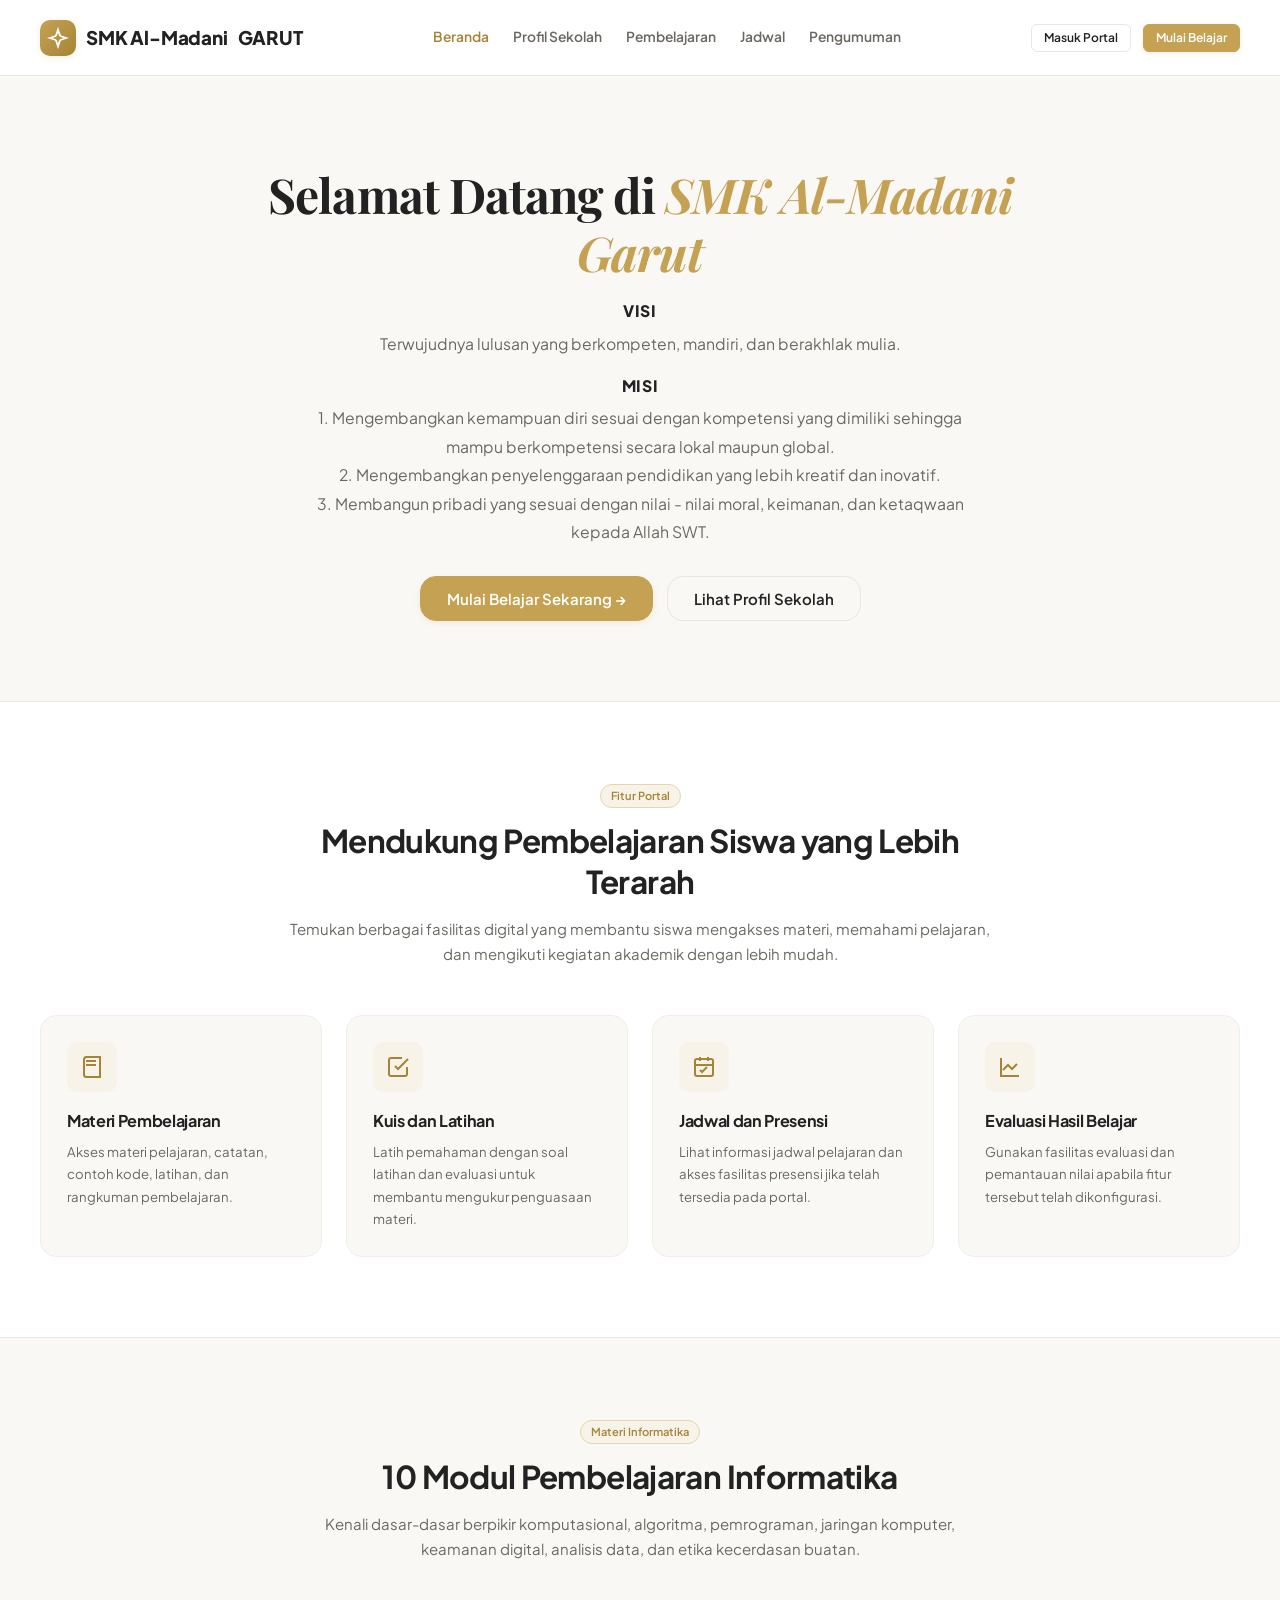
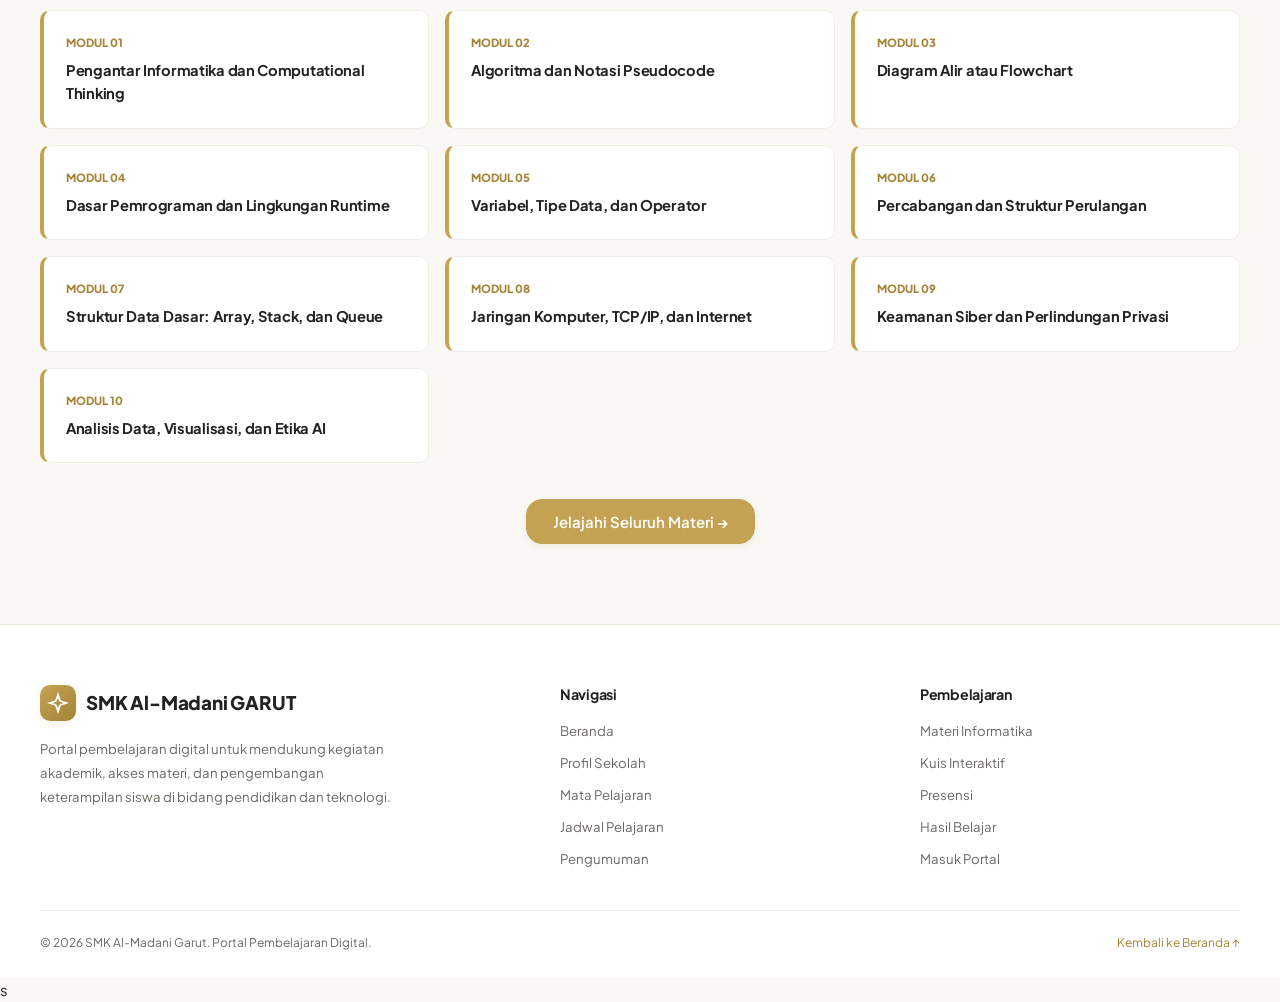
<file: index.html>
<!DOCTYPE html>
<html lang="id">
<head>
  <meta charset="UTF-8">
  <meta name="viewport" content="width=device-width, initial-scale=1.0">

  <title>SMK Al-Madani Garut — Portal Pembelajaran Digital</title>

  <meta name="description" content="Portal pembelajaran digital SMK Al-Madani Garut untuk mendukung kegiatan belajar siswa, materi Informatika, kuis, jadwal, dan informasi sekolah.">

  <meta name="theme-color" content="#ffffff">

  <!-- File CSS -->
  <link rel="stylesheet" href="css/style.css">
  <link rel="stylesheet" href="css/components.css">
  <link rel="stylesheet" href="css/responsive.css">

  <style>
    /* =========================
       NAVIGASI UTAMA
    ========================= */
    .landing-nav {
      position: sticky;
      top: 0;
      background: rgba(255, 255, 255, 0.96);
      backdrop-filter: blur(12px);
      -webkit-backdrop-filter: blur(12px);
      border-bottom: 1px solid var(--border-color);
      z-index: 100;
      padding: 0 40px;
      min-height: 76px;
      display: flex;
      align-items: center;
      justify-content: space-between;
      gap: 24px;
    }

    .landing-nav .brand-logo {
      display: inline-flex;
      align-items: center;
      gap: 10px;
      text-decoration: none;
      flex-shrink: 0;
    }

    .landing-nav .brand-text {
      font-weight: 800;
    }

    .landing-menu {
      display: flex;
      align-items: center;
      gap: 24px;
      font-weight: 600;
      font-size: 0.92rem;
    }

    .landing-menu a {
      color: var(--text-muted);
      text-decoration: none;
      transition: color 0.2s ease;
      white-space: nowrap;
    }

    .landing-menu a:hover,
    .landing-menu a.active {
      color: var(--gold-dark);
    }

    .landing-actions {
      display: flex;
      align-items: center;
      gap: 12px;
      flex-shrink: 0;
    }

    /* =========================
       BAGIAN HERO
    ========================= */
    .hero-section {
      padding: 90px 40px 80px;
      max-width: 880px;
      margin: 0 auto;
      text-align: center;
    }

    .hero-badge {
      display: inline-flex;
      align-items: center;
      gap: 8px;
      padding: 7px 14px;
      border-radius: var(--radius-pill);
      background: var(--gold-subtle);
      border: 1px solid var(--gold-light);
      color: var(--gold-dark);
      font-weight: 700;
      font-size: 0.78rem;
      margin-bottom: 20px;
      text-transform: uppercase;
      letter-spacing: 0.04em;
    }

    .hero-title {
      font-family: var(--font-serif);
      font-size: clamp(1.7rem, 4.4vw, 3.2rem);
      line-height: 1.2;
      color: var(--text-dark);
      margin-bottom: 20px;
      font-weight: 700;
    }

    .hero-title span {
      color: var(--gold-primary);
      font-style: italic;
    }

    .hero-desc {
      font-size: 1.05rem;
      color: var(--text-muted);
      line-height: 1.8;
      margin-bottom: 30px;
      max-width: 700px;
      margin-left: auto;
      margin-right: auto;
      text-align: center;
    }

    .hero-desc p {
      margin: 0 0 10px;
    }

    .hero-desc h4 {
      color: var(--text-dark);
      font-weight: 800;
      font-size: 1.05rem;
      letter-spacing: 0.04em;
      margin: 18px 0 8px;
    }

    .hero-ctas {
      display: flex;
      align-items: center;
      justify-content: center;
      gap: 14px;
      flex-wrap: wrap;
    }

    /* =========================
       KARTU INFORMASI
    ========================= */
    .hero-visual {
      background: linear-gradient(145deg, #ffffff, var(--bg-subtle));
      border: 1px solid var(--border-color);
      border-radius: var(--radius-xl);
      padding: 30px;
      box-shadow: var(--shadow-lg);
      position: relative;
      min-width: 0;
    }

    .hero-visual-badge {
      position: absolute;
      top: -14px;
      right: 24px;
      background: var(--text-dark);
      color: #ffffff;
      padding: 7px 14px;
      border-radius: var(--radius-pill);
      font-size: 0.75rem;
      font-weight: 600;
    }

    .progress-container {
      width: 100%;
      height: 8px;
      background: var(--border-subtle);
      border-radius: 20px;
      overflow: hidden;
    }

    .progress-bar {
      height: 100%;
      background: var(--gold-primary);
      border-radius: 20px;
    }

    /* =========================
       FITUR WEBSITE
    ========================= */
    .features-section {
      background: #ffffff;
      border-top: 1px solid var(--border-color);
      border-bottom: 1px solid var(--border-color);
      padding: 80px 40px;
    }

    .section-container {
      max-width: 1280px;
      margin: 0 auto;
      width: 100%;
    }

    .section-header {
      text-align: center;
      max-width: 700px;
      margin: 0 auto 48px;
    }

    .section-header h2 {
      font-size: 2.1rem;
      line-height: 1.3;
      margin-bottom: 14px;
    }

    .section-header p {
      color: var(--text-muted);
      line-height: 1.7;
    }

    .features-grid {
      display: grid;
      grid-template-columns: repeat(4, minmax(0, 1fr));
      gap: 24px;
    }

    .feature-card {
      background: var(--bg-main);
      border: 1px solid var(--border-subtle);
      border-radius: var(--radius-lg);
      padding: 26px;
      transition: transform 0.2s ease, box-shadow 0.2s ease,
                  border-color 0.2s ease;
    }

    .feature-card:hover {
      border-color: var(--gold-light);
      transform: translateY(-4px);
      box-shadow: var(--shadow-md);
    }

    .feature-icon-box {
      width: 50px;
      height: 50px;
      border-radius: var(--radius-md);
      background: var(--gold-subtle);
      color: var(--gold-dark);
      display: flex;
      align-items: center;
      justify-content: center;
      margin-bottom: 18px;
      flex-shrink: 0;
    }

    .feature-card h3 {
      font-size: 1.08rem;
      margin-bottom: 10px;
    }

    .feature-card p {
      font-size: 0.88rem;
      color: var(--text-muted);
      line-height: 1.7;
    }

    /* =========================
       BAGIAN KURIKULUM
    ========================= */
    .curriculum-section {
      padding: 80px 40px;
      background: var(--bg-main);
    }

    .curriculum-grid {
      display: grid;
      grid-template-columns: repeat(3, minmax(0, 1fr));
      gap: 16px;
    }

    .curriculum-card {
      background: var(--bg-card);
      border: 1px solid var(--border-subtle);
      border-left: 4px solid var(--gold-primary);
      border-radius: var(--radius-md);
      padding: 22px;
      transition: transform 0.2s ease, box-shadow 0.2s ease;
    }

    .curriculum-card:hover {
      transform: translateY(-3px);
      box-shadow: var(--shadow-md);
    }

    .curriculum-number {
      font-size: 0.75rem;
      color: var(--gold-dark);
      font-weight: 800;
      margin-bottom: 8px;
    }

    .curriculum-card h3 {
      font-size: 0.98rem;
      line-height: 1.6;
    }

    .curriculum-action {
      text-align: center;
      margin-top: 36px;
    }

    /* =========================
       FOOTER
    ========================= */
    .landing-footer {
      background: var(--bg-card);
      border-top: 1px solid var(--border-color);
      padding: 60px 40px 26px;
    }

    .footer-grid {
      display: grid;
      grid-template-columns: 1.5fr 1fr 1fr;
      gap: 40px;
      margin-bottom: 40px;
    }

    .footer-heading {
      font-size: 0.95rem;
      margin-bottom: 16px;
    }

    .footer-links {
      list-style: none;
      display: flex;
      flex-direction: column;
      gap: 11px;
      padding: 0;
      margin: 0;
      font-size: 0.88rem;
    }

    .footer-links a {
      color: var(--text-muted);
      text-decoration: none;
      transition: color 0.2s ease;
    }

    .footer-links a:hover {
      color: var(--gold-dark);
    }

    .footer-description {
      font-size: 0.88rem;
      color: var(--text-muted);
      line-height: 1.8;
      max-width: 360px;
    }

    .footer-bottom {
      border-top: 1px solid var(--border-subtle);
      padding-top: 22px;
      display: flex;
      justify-content: space-between;
      align-items: center;
      gap: 16px;
      flex-wrap: wrap;
      font-size: 0.8rem;
      color: var(--text-light);
    }

    /* =========================
       RESPONSIVE TABLET
    ========================= */
    @media (max-width: 1100px) {
      .landing-nav {
        padding: 0 24px;
        gap: 16px;
      }

      .landing-menu {
        gap: 14px;
        font-size: 0.82rem;
      }

      .landing-actions {
        gap: 8px;
      }

      .hero-section {
        gap: 30px;
      }

      .hero-title {
        font-size: 2.7rem;
      }

      .features-grid {
        grid-template-columns: repeat(2, minmax(0, 1fr));
      }

      .curriculum-grid {
        grid-template-columns: repeat(2, minmax(0, 1fr));
      }
    }

    /* =========================
       RESPONSIVE HP
    ========================= */
    @media (max-width: 760px) {
      .landing-nav {
        min-height: 68px;
        padding: 12px 18px;
        flex-wrap: wrap;
      }

      .landing-menu {
        order: 3;
        width: 100%;
        overflow-x: auto;
        padding: 8px 0;
        display: flex;
        gap: 20px;
      }

      .landing-menu a {
        font-size: 0.84rem;
      }

      .landing-actions .btn {
        padding: 9px 12px;
        font-size: 0.78rem;
      }

      .hero-section {
        grid-template-columns: 1fr;
        padding: 55px 20px;
        gap: 38px;
      }

      .hero-title {
        font-size: 2.45rem;
      }

      .hero-desc {
        font-size: 0.98rem;
      }

      .hero-visual {
        padding: 24px 18px;
      }

      .features-section,
      .curriculum-section {
        padding: 58px 20px;
      }

      .section-header h2 {
        font-size: 1.75rem;
      }

      .features-grid {
        grid-template-columns: 1fr;
        gap: 16px;
      }

      .curriculum-grid {
        grid-template-columns: 1fr;
      }

      .landing-footer {
        padding: 45px 20px 24px;
      }

      .footer-grid {
        grid-template-columns: 1fr;
        gap: 30px;
      }

      .footer-bottom {
        align-items: flex-start;
        flex-direction: column;
      }
    }

    @media (max-width: 380px) {
      .landing-nav {
        padding: 12px;
      }

      .landing-nav .brand-logo {
        gap: 6px;
        font-size: 0.84rem;
      }

      .landing-actions {
        width: 100%;
      }

      .landing-actions .btn {
        flex: 1;
        text-align: center;
      }

      .hero-title {
        font-size: 2.05rem;
      }

      .hero-ctas {
        flex-direction: column;
        align-items: stretch;
      }

      .hero-ctas .btn {
        text-align: center;
      }
    }
  </style>
</head>

<body>

  <!-- =========================
       HEADER DAN NAVIGASI
  ========================= -->
  <header class="landing-nav">

    <a href="index.html" class="brand-logo" aria-label="SMK Al-Madani Garut - Beranda">
      <div class="brand-mark">
        <svg viewBox="0 0 24 24" width="22" height="22"
             fill="none" stroke="currentColor" stroke-width="2"
             aria-hidden="true">
          <path d="m12 3-1.912 5.813a2 2 0 0 1-1.275 1.275L3 12l5.813 1.912a2 2 0 0 1 1.275 1.275L12 21l1.912-5.813a2 2 0 0 1 1.275-1.275L21 12l-5.813-1.912a2 2 0 0 1-1.275-1.275L12 3Z"/>
      </svg>
      </div>

      <span class="brand-text">SMK Al-Madani</span>
      <span>GARUT</span>
    </a>

    <nav class="landing-menu" aria-label="Navigasi utama">
      <a href="index.html" class="active" aria-current="page">Beranda</a>
      <a href="profil-sekolah.html">Profil Sekolah</a>
      <a href="mata-pelajaran.html">Pembelajaran</a>
      <a href="jadwal.html">Jadwal</a>
      <a href="pengumuman.html">Pengumuman</a>
    </nav>

    <div class="landing-actions">
      <a href="login.html" class="btn btn-outline btn-sm">Masuk Portal</a>
      <a href="login.html" class="btn btn-primary btn-sm">Mulai Belajar</a>
    </div>

  </header>

  <main>

    <!-- =========================
         HERO SECTION
    ========================= -->
    <section class="hero-section">

      <div>
       

        <h1 class="hero-title">Selamat Datang di <span>SMK Al-Madani Garut</span></h1>

        <div class="hero-desc">
          <h4>VISI</h4>
          <p>Terwujudnya lulusan yang berkompeten, mandiri, dan berakhlak mulia.</p>

          <h4>MISI</h4>
          <p>
            1. Mengembangkan kemampuan diri sesuai dengan kompetensi yang dimiliki sehingga mampu berkompetensi secara lokal maupun global.<br>
            2. Mengembangkan penyelenggaraan pendidikan yang lebih kreatif dan inovatif.<br>
            3. Membangun pribadi yang sesuai dengan nilai - nilai moral, keimanan, dan ketaqwaan kepada Allah SWT.
          </p>
        </div>

        <div class="hero-ctas">
          <a href="login.html" class="btn btn-primary btn-lg">
            Mulai Belajar Sekarang →
          </a>

          <a href="profil-sekolah.html" class="btn btn-outline btn-lg">
            Lihat Profil Sekolah
          </a>
        </div>
      </div>

          


    </section>

    <!-- =========================
         FITUR PORTAL
    ========================= -->
    <section class="features-section" id="fitur">

      <div class="section-container">

        <div class="section-header">
          <span class="badge badge-gold" style="margin-bottom: 12px;">
            Fitur Portal
          </span>

          <h2>
            Mendukung Pembelajaran Siswa yang Lebih Terarah
          </h2>

          <p>
            Temukan berbagai fasilitas digital yang membantu siswa
            mengakses materi, memahami pelajaran, dan mengikuti
            kegiatan akademik dengan lebih mudah.
          </p>
        </div>

        <div class="features-grid">

          <article class="feature-card">
            <div class="feature-icon-box">
              <svg viewBox="0 0 24 24" width="24" height="24"
                   fill="none" stroke="currentColor" stroke-width="2"
                   aria-hidden="true">
                <path d="M4 19.5v-15A2.5 2.5 0 0 1 6.5 2H20v20H6.5A2.5 2.5 0 0 1 4 19.5Z"/>
                <path d="M6 6h10M6 10h10"/>
              </svg>
            </div>

            <h3>Materi Pembelajaran</h3>

            <p>
              Akses materi pelajaran, catatan, contoh kode,
              latihan, dan rangkuman pembelajaran.
            </p>
          </article>

          <article class="feature-card">
            <div class="feature-icon-box">
              <svg viewBox="0 0 24 24" width="24" height="24"
                   fill="none" stroke="currentColor" stroke-width="2"
                   aria-hidden="true">
                <path d="m9 11 3 3L22 4"/>
                <path d="M21 12v7a2 2 0 0 1-2 2H5a2 2 0 0 1-2-2V5a2 2 0 0 1 2-2h11"/>
              </svg>
            </div>

            <h3>Kuis dan Latihan</h3>

            <p>
              Latih pemahaman dengan soal latihan dan evaluasi
              untuk membantu mengukur penguasaan materi.
            </p>
          </article>

          <article class="feature-card">
            <div class="feature-icon-box">
              <svg viewBox="0 0 24 24" width="24" height="24"
                   fill="none" stroke="currentColor" stroke-width="2"
                   aria-hidden="true">
                <rect x="3" y="4" width="18" height="17" rx="2"/>
                <path d="M16 2v4M8 2v4M3 10h18"/>
                <path d="m8 15 2 2 5-5"/>
              </svg>
            </div>

            <h3>Jadwal dan Presensi</h3>

            <p>
              Lihat informasi jadwal pelajaran dan akses fasilitas
              presensi jika telah tersedia pada portal.
            </p>
          </article>

          <article class="feature-card">
            <div class="feature-icon-box">
              <svg viewBox="0 0 24 24" width="24" height="24"
                   fill="none" stroke="currentColor" stroke-width="2"
                   aria-hidden="true">
                <path d="M3 3v18h18"/>
                <path d="m19 9-5 5-4-4-5 5"/>
              </svg>
            </div>

            <h3>Evaluasi Hasil Belajar</h3>

            <p>
              Gunakan fasilitas evaluasi dan pemantauan nilai
              apabila fitur tersebut telah dikonfigurasi.
            </p>
          </article>

        </div>
      </div>
    </section>

    <!-- =========================
         KURIKULUM INFORMATIKA
    ========================= -->
    <section class="curriculum-section" id="materi">

      <div class="section-container">

        <div class="section-header">
          <span class="badge badge-gold" style="margin-bottom: 12px;">
            Materi Informatika
          </span>

          <h2>10 Modul Pembelajaran Informatika</h2>

          <p>
            Kenali dasar-dasar berpikir komputasional, algoritma,
            pemrograman, jaringan komputer, keamanan digital,
            analisis data, dan etika kecerdasan buatan.
          </p>
        </div>

        <div class="curriculum-grid">

          <article class="curriculum-card">
            <div class="curriculum-number">MODUL 01</div>
            <h3>Pengantar Informatika dan Computational Thinking</h3>
          </article>

          <article class="curriculum-card">
            <div class="curriculum-number">MODUL 02</div>
            <h3>Algoritma dan Notasi Pseudocode</h3>
          </article>

          <article class="curriculum-card">
            <div class="curriculum-number">MODUL 03</div>
            <h3>Diagram Alir atau Flowchart</h3>
          </article>

          <article class="curriculum-card">
            <div class="curriculum-number">MODUL 04</div>
            <h3>Dasar Pemrograman dan Lingkungan Runtime</h3>
          </article>

          <article class="curriculum-card">
            <div class="curriculum-number">MODUL 05</div>
            <h3>Variabel, Tipe Data, dan Operator</h3>
          </article>

          <article class="curriculum-card">
            <div class="curriculum-number">MODUL 06</div>
            <h3>Percabangan dan Struktur Perulangan</h3>
          </article>

          <article class="curriculum-card">
            <div class="curriculum-number">MODUL 07</div>
            <h3>Struktur Data Dasar: Array, Stack, dan Queue</h3>
          </article>

          <article class="curriculum-card">
            <div class="curriculum-number">MODUL 08</div>
            <h3>Jaringan Komputer, TCP/IP, dan Internet</h3>
          </article>

          <article class="curriculum-card">
            <div class="curriculum-number">MODUL 09</div>
            <h3>Keamanan Siber dan Perlindungan Privasi</h3>
          </article>

          <article class="curriculum-card">
            <div class="curriculum-number">MODUL 10</div>
            <h3>Analisis Data, Visualisasi, dan Etika AI</h3>
          </article>

        </div>

        <div class="curriculum-action">
          <a href="materi.html" class="btn btn-primary btn-lg">
            Jelajahi Seluruh Materi →
          </a>
        </div>

      </div>
    </section>

  </main>

  <!-- =========================
       FOOTER
  ========================= -->
  <footer class="landing-footer">

    <div class="section-container">

      <div class="footer-grid">

        <!-- Identitas sekolah -->
        <div>
          <a href="index.html"
             class="brand-logo"
             style="display: inline-flex; align-items: center; gap: 10px; margin-bottom: 16px; text-decoration: none;">

            <div class="brand-mark">
              <svg viewBox="0 0 24 24" width="22" height="22"
                   fill="none" stroke="currentColor" stroke-width="2"
                   aria-hidden="true">
                <path d="m12 3-1.912 5.813a2 2 0 0 1-1.275 1.275L3 12l5.813 1.912a2 2 0 0 1 1.275 1.275L12 21l1.912-5.813a2 2 0 0 1 1.275-1.275L21 12l-5.813-1.912a2 2 0 0 1-1.275-1.275L12 3Z"/>
              </svg>
            </div>

            <span class="brand-text">SMK Al-Madani GARUT</span>
          </a>

          <p class="footer-description">
            Portal pembelajaran digital untuk mendukung kegiatan
            akademik, akses materi, dan pengembangan keterampilan
            siswa di bidang pendidikan dan teknologi.
          </p>
        </div>

        <!-- Navigasi -->
        <div>
          <h2 class="footer-heading">Navigasi</h2>

          <ul class="footer-links">
            <li><a href="index.html">Beranda</a></li>
            <li><a href="profil-sekolah.html">Profil Sekolah</a></li>
            <li><a href="mata-pelajaran.html">Mata Pelajaran</a></li>
            <li><a href="jadwal.html">Jadwal Pelajaran</a></li>
            <li><a href="pengumuman.html">Pengumuman</a></li>
          </ul>
        </div>

        <!-- Pembelajaran -->
        <div>
          <h2 class="footer-heading">Pembelajaran</h2>

          <ul class="footer-links">
            <li><a href="materi.html">Materi Informatika</a></li>
            <li><a href="kuis.html">Kuis Interaktif</a></li>
            <li><a href="absensi.html">Presensi</a></li>
            <li><a href="nilai.html">Hasil Belajar</a></li>
            <li><a href="login.html">Masuk Portal</a></li>
          </ul>
        </div>

      </div>

      <!-- Copyright -->
      <div class="footer-bottom">

        <p>
          &copy; <span id="current-year">2026</span>
          SMK Al-Madani Garut. Portal Pembelajaran Digital.
        </p>

        <a href="index.html"
           style="color: var(--gold-dark); text-decoration: none;">
          Kembali ke Beranda ↑
        </a>

      </div>

    </div>
  </footer>
s
  <!-- File JavaScript -->
  <script src="js/data.js"></script>
  <script src="js/storage.js"></script>
  <script src="js/auth.js"></script>

  <!-- Tahun otomatis -->
  <script>
    document.getElementById("current-year").textContent =
      new Date().getFullYear();s
  </script>

</body>
</html>
</file>
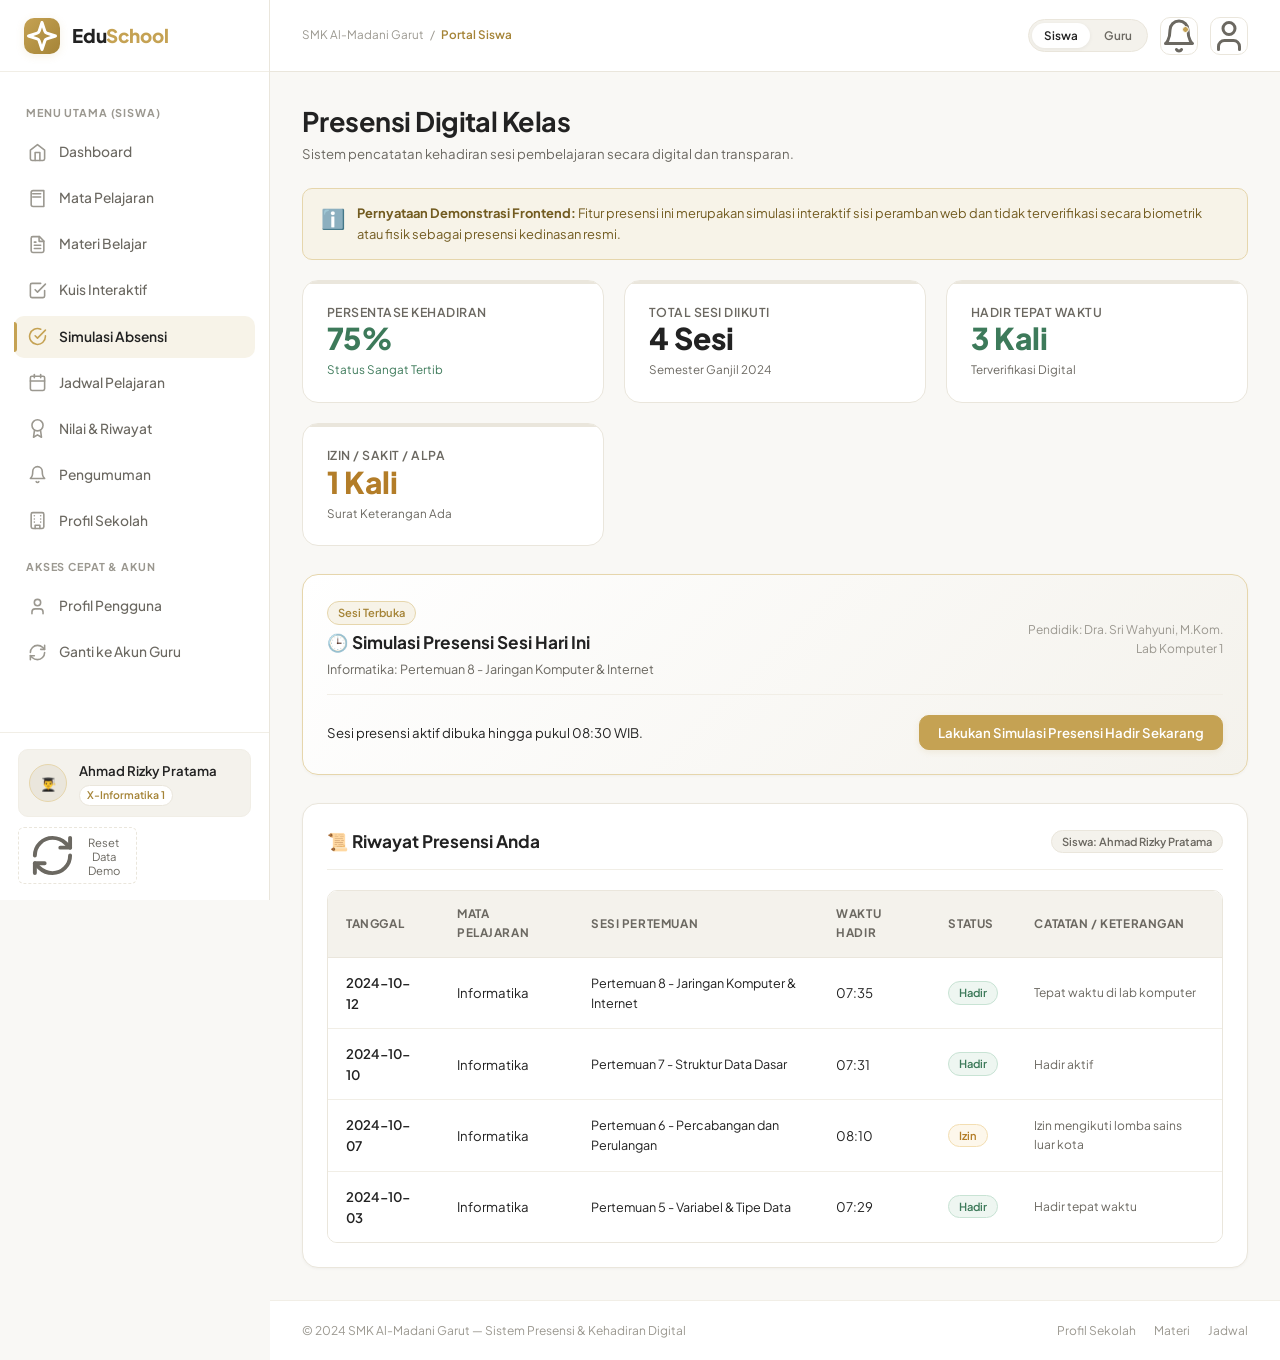
<file: absensi.html>
<!DOCTYPE html>
<html lang="id">
<head>
  <meta charset="UTF-8">
  <meta name="viewport" content="width=device-width, initial-scale=1.0">
  <title>Simulasi Presensi & Absensi — SMK Al-Madani Garut</title>
  <meta name="description" content="Modul simulasi absensi digital untuk siswa dan rekapitulasi kehadiran kelas bagi guru.">
  <link rel="stylesheet" href="css/style.css">
  <link rel="stylesheet" href="css/components.css">
  <link rel="stylesheet" href="css/responsive.css">
</head>
<body>

  <div class="sidebar-overlay" id="sidebar-overlay"></div>

  <div class="app-container">
    <aside class="app-sidebar" id="app-sidebar"></aside>

    <div class="app-main">
      <header class="app-topbar" id="app-topbar"></header>

      <main class="app-content">
        <!-- Header Halaman -->
        <div style="margin-bottom: 24px;">
          <h1 style="font-size: 1.8rem; margin-bottom: 4px;">Presensi Digital Kelas</h1>
          <p style="font-size: 0.88rem; color: var(--text-muted);">
            Sistem pencatatan kehadiran sesi pembelajaran secara digital dan transparan.
          </p>
        </div>

        <!-- Disclaimer Demonstrasi Edukasi -->
        <div class="alert alert-gold">
          <span style="font-size: 1.3rem;">ℹ️</span>
          <div>
            <strong>Pernyataan Demonstrasi Frontend:</strong> Fitur presensi ini merupakan simulasi interaktif sisi peramban web dan tidak terverifikasi secara biometrik atau fisik sebagai presensi kedinasan resmi.
          </div>
        </div>

        <!-- =================== 1. VIEW SISWA =================== -->
        <div id="view-student-attendance">
          
          <!-- Bento Grid Rekap Siswa -->
          <div class="stat-grid">
            <div class="stat-card">
              <div class="stat-label">Persentase Kehadiran</div>
              <div class="stat-value" id="att-student-rate" style="color: var(--success);">95%</div>
              <div class="stat-trend positive">Status Sangat Tertib</div>
            </div>
            <div class="stat-card">
              <div class="stat-label">Total Sesi Diikuti</div>
              <div class="stat-value" id="att-student-total">4 Sesi</div>
              <div class="stat-trend">Semester Ganjil 2024</div>
            </div>
            <div class="stat-card">
              <div class="stat-label">Hadir Tepat Waktu</div>
              <div class="stat-value" id="att-student-hadir" style="color: var(--success);">3 Kali</div>
              <div class="stat-trend">Terverifikasi Digital</div>
            </div>
            <div class="stat-card">
              <div class="stat-label">Izin / Sakit / Alpa</div>
              <div class="stat-value" id="att-student-izin" style="color: var(--warning);">1 Kali</div>
              <div class="stat-trend">Surat Keterangan Ada</div>
            </div>
          </div>

          <!-- Widget Simulasi Check-in Hari Ini -->
          <div class="card" style="margin-bottom: 28px; border: 1.5px solid var(--gold-light); background: linear-gradient(135deg, #FFFFFF, var(--bg-subtle));">
            <div class="card-header">
              <div>
                <span class="badge badge-gold" style="margin-bottom: 4px;">Sesi Terbuka</span>
                <div class="card-title">🕒 Simulasi Presensi Sesi Hari Ini</div>
                <div class="card-subtitle">Informatika: Pertemuan 8 - Jaringan Komputer & Internet</div>
              </div>
              <div style="text-align: right; font-size: 0.8rem; color: var(--text-light);">
                Pendidik: Dra. Sri Wahyuni, M.Kom.<br>Lab Komputer 1
              </div>
            </div>

            <div style="display: flex; justify-content: space-between; align-items: center; flex-wrap: wrap; gap: 16px;">
              <div id="checkin-status-notice" style="font-size: 0.88rem; color: var(--text-dark);">
                <!-- Dynamically set by attendance.js -->
              </div>

              <div>
                <button type="button" class="btn btn-primary" id="btn-do-checkin" onclick="AttendanceManager.studentCheckIn()">
                  Lakukan Simulasi Presensi Hadir Sekarang
                </button>
              </div>
            </div>
          </div>

          <!-- Tabel Riwayat Kehadiran Siswa -->
          <div class="card">
            <div class="card-header">
              <div class="card-title">📜 Riwayat Presensi Anda</div>
              <span class="badge badge-neutral">Siswa: Ahmad Rizky Pratama</span>
            </div>

            <div class="table-responsive">
              <table class="table">
                <thead>
                  <tr>
                    <th>Tanggal</th>
                    <th>Mata Pelajaran</th>
                    <th>Sesi Pertemuan</th>
                    <th>Waktu Hadir</th>
                    <th>Status</th>
                    <th>Catatan / Keterangan</th>
                  </tr>
                </thead>
                <tbody id="student-attendance-table-body">
                  <!-- Rendered via attendance.js -->
                </tbody>
              </table>
            </div>
          </div>

        </div>

        <!-- =================== 2. VIEW GURU =================== -->
        <div id="view-teacher-attendance" style="display: none;">
          
          <!-- Bento Grid Rekap Kelas -->
          <div class="stat-grid">
            <div class="stat-card">
              <div class="stat-label">Kehadiran Kelas Rata-Rata</div>
              <div class="stat-value" id="teacher-att-rate" style="color: var(--success);">92%</div>
              <div class="stat-trend positive">Kelas X-Informatika 1</div>
            </div>
            <div class="stat-card">
              <div class="stat-label">Total Hadir</div>
              <div class="stat-value" id="teacher-att-hadir" style="color: var(--success);">5</div>
              <div class="stat-trend">Siswa Tepat Waktu</div>
            </div>
            <div class="stat-card">
              <div class="stat-label">Total Izin</div>
              <div class="stat-value" id="teacher-att-izin" style="color: var(--warning);">1</div>
              <div class="stat-trend">Keterangan Resmi</div>
            </div>
            <div class="stat-card">
              <div class="stat-label">Total Sakit / Alpa</div>
              <div class="stat-value" id="teacher-att-sakit" style="color: var(--danger);">2</div>
              <div class="stat-trend">Perlu Pembinaan</div>
            </div>
          </div>

          <!-- Filter & Kontrol Guru -->
          <div class="card" style="margin-bottom: 24px;">
            <div class="card-header">
              <div class="card-title">🔍 Filter Rekap Kehadiran Siswa</div>
              <span class="badge badge-gold">Panel Guru Pengampu</span>
            </div>

            <div class="form-row">
              <div class="form-group" style="margin-bottom: 0;">
                <label class="form-label">Mata Pelajaran</label>
                <select id="filter-att-subject" class="form-control">
                  <option value="all">Semua Mata Pelajaran</option>
                  <option value="Informatika" selected>Informatika</option>
                  <option value="Matematika Diskrit">Matematika Diskrit</option>
                </select>
              </div>

              <div class="form-group" style="margin-bottom: 0;">
                <label class="form-label">Tanggal Sesi</label>
                <input type="date" id="filter-att-date" class="form-control">
              </div>
            </div>
          </div>

          <!-- Tabel Rekapitulasi & Modifikasi Guru -->
          <div class="card">
            <div class="card-header">
              <div>
                <div class="card-title">📋 Rekapitulasi Presensi Seluruh Siswa</div>
                <div class="card-subtitle">Ubah status kehadiran langsung pada daftar di bawah ini</div>
              </div>
            </div>

            <div class="table-responsive">
              <table class="table">
                <thead>
                  <tr>
                    <th>Nama Siswa</th>
                    <th>Tanggal</th>
                    <th>Mata Pelajaran</th>
                    <th>Sesi</th>
                    <th>Waktu</th>
                    <th>Status Kehadiran</th>
                    <th>Aksi</th>
                  </tr>
                </thead>
                <tbody id="teacher-attendance-table-body">
                  <!-- Rendered via attendance.js -->
                </tbody>
              </table>
            </div>
          </div>

        </div>

      </main>

      <footer class="app-footer">
        <div>&copy; 2024 SMK Al-Madani Garut — Sistem Presensi & Kehadiran Digital</div>
        <div class="app-footer-links">
          <a href="profil-sekolah.html">Profil Sekolah</a>
          <a href="materi.html">Materi</a>
          <a href="jadwal.html">Jadwal</a>
        </div>
      </footer>
    </div>
  </div>

  <div id="toast-container" class="toast-container"></div>

  <script src="js/data.js"></script>
  <script src="js/storage.js"></script>
  <script src="js/auth.js"></script>
  <script src="js/app.js"></script>
  <script src="js/attendance.js"></script>
  <script>
    AttendanceManager.init();
  </script>
</body>
</html>
</file>
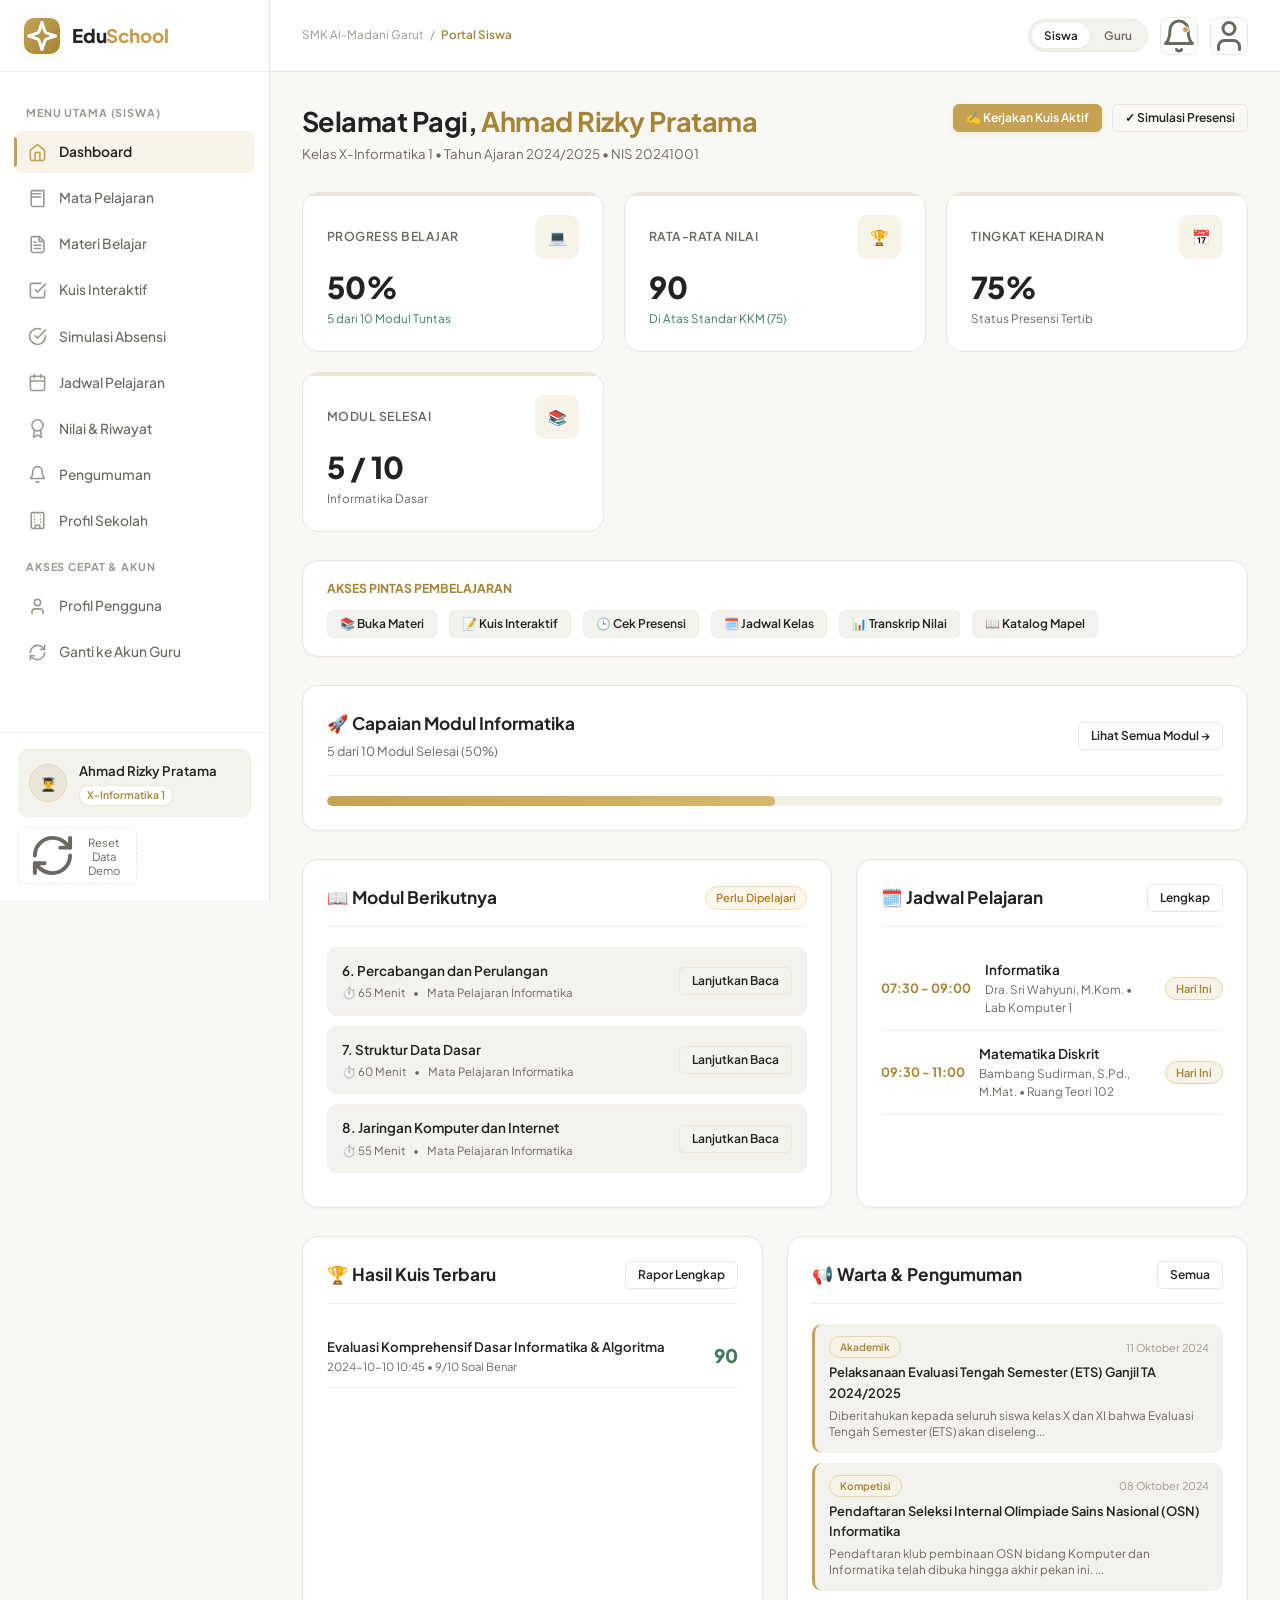
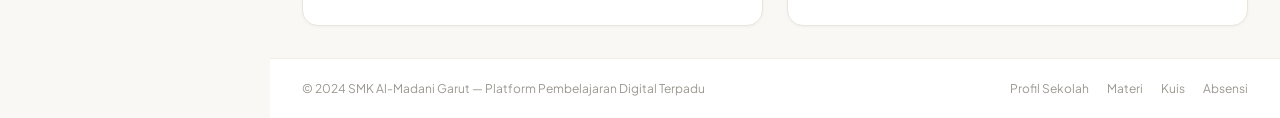
<file: dashboard-guru.html>
<!DOCTYPE html>
<html lang="id">
<head>
  <meta charset="UTF-8">
  <meta name="viewport" content="width=device-width, initial-scale=1.0">
  <title>Dashboard Guru — SMK Al-Madani Garut</title>
  <meta name="description" content="Portal pendidik untuk mengelola kurikulum modul pembelajaran, kuis, nilai, dan rekap absensi siswa.">
  <link rel="stylesheet" href="css/style.css">
  <link rel="stylesheet" href="css/components.css">
  <link rel="stylesheet" href="css/responsive.css">
</head>
<body>

  <div class="sidebar-overlay" id="sidebar-overlay"></div>

  <div class="app-container">
    <!-- Sidebar -->
    <aside class="app-sidebar" id="app-sidebar"></aside>

    <!-- Main Content Area -->
    <div class="app-main">
      <!-- Topbar -->
      <header class="app-topbar" id="app-topbar"></header>

      <!-- Content -->
      <main class="app-content">
        <!-- Header Sapaan Guru -->
        <div style="margin-bottom: 28px; display: flex; justify-content: space-between; align-items: flex-start; flex-wrap: wrap; gap: 16px;">
          <div>
            <h1 id="teacher-greeting" style="font-size: 1.8rem; margin-bottom: 4px;">
              Selamat Datang, Pendidik
            </h1>
            <p id="teacher-subgreeting" style="font-size: 0.88rem; color: var(--text-muted);">
              Memuat data pendidik...
            </p>
          </div>
          <div style="display: flex; gap: 10px;">
            <a href="materi.html" class="btn btn-primary btn-sm">
              ➕ Tambah Materi Baru
            </a>
            <a href="kuis.html" class="btn btn-outline btn-sm">
              📝 Kelola Soal Kuis
            </a>
            <a href="absensi.html" class="btn btn-outline btn-sm">
              🕒 Rekap Presensi
            </a>
          </div>
        </div>

        <!-- Bento Grid Statistik Pendidik -->
        <div class="stat-grid">
          <div class="stat-card">
            <div class="stat-header">
              <span class="stat-label">Siswa Bimbingan</span>
              <div class="stat-icon">👥</div>
            </div>
            <div class="stat-value" id="teacher-stat-students">6</div>
            <div class="stat-trend positive">Kelas X-Informatika 1</div>
          </div>

          <div class="stat-card">
            <div class="stat-header">
              <span class="stat-label">Modul Terpublikasi</span>
              <div class="stat-icon">📚</div>
            </div>
            <div class="stat-value" id="teacher-stat-lessons">10</div>
            <div class="stat-trend">Silabus Informatika Aktif</div>
          </div>

          <div class="stat-card">
            <div class="stat-header">
              <span class="stat-label">Kuis Aktif</span>
              <div class="stat-icon">📝</div>
            </div>
            <div class="stat-value" id="teacher-stat-quizzes">1</div>
            <div class="stat-trend">10 Butir Soal Terpasang</div>
          </div>

          <div class="stat-card">
            <div class="stat-header">
              <span class="stat-label">Rata-Rata Nilai Kelas</span>
              <div class="stat-icon">📈</div>
            </div>
            <div class="stat-value" id="teacher-stat-avg">90.0</div>
            <div class="stat-trend positive">Performa Kelas Unggul</div>
          </div>
        </div>

        <!-- Tombol Aksi Cepat Guru -->
        <div class="card" style="margin-bottom: 28px; padding: 18px 24px;">
          <div style="font-size: 0.82rem; font-weight: 700; color: var(--gold-dark); text-transform: uppercase; margin-bottom: 12px;">
            Pusat Pengelolaan Akademik
          </div>
          <div style="display: flex; gap: 12px; flex-wrap: wrap;">
            <a href="materi.html" class="btn btn-subtle btn-sm">📄 Manajemen Modul</a>
            <a href="kuis.html" class="btn btn-subtle btn-sm">✍️ Bank Soal & Kunci</a>
            <a href="absensi.html" class="btn btn-subtle btn-sm">📋 Manajemen Presensi</a>
            <a href="nilai.html" class="btn btn-subtle btn-sm">📊 Rekap Nilai Siswa</a>
            <a href="pengumuman.html" class="btn btn-subtle btn-sm">📢 Terbitkan Warta</a>
            <a href="mata-pelajaran.html" class="btn btn-subtle btn-sm">📖 Kurikulum Mapel</a>
          </div>
        </div>

        <!-- Tabel Siswa Bimbingan -->
        <div class="card" style="margin-bottom: 28px;">
          <div class="card-header">
            <div>
              <div class="card-title">👨‍🎓 Daftar Siswa Bimbingan</div>
              <div class="card-subtitle">Kelas X-Informatika 1 (Tahun Ajaran 2024/2025)</div>
            </div>
            <a href="nilai.html" class="btn btn-outline btn-sm">Lihat Transkrip Lengkap →</a>
          </div>

          <div class="table-responsive">
            <table class="table">
              <thead>
                <tr>
                  <th>Profil Siswa</th>
                  <th>Kelas</th>
                  <th>Rata-Rata Nilai</th>
                  <th>Tingkat Presensi</th>
                  <th>Aksi</th>
                </tr>
              </thead>
              <tbody id="teacher-students-table-body">
                <!-- Rendered via guru.js -->
              </tbody>
            </table>
          </div>
        </div>

        <!-- 2 Kolom: Hasil Kuis Siswa & Feed Presensi Terkini -->
        <div style="display: grid; grid-template-columns: 1fr 1fr; gap: 24px;">
          
          <!-- Hasil Kuis Siswa -->
          <div class="card">
            <div class="card-header">
              <div class="card-title">📝 Hasil Pengerjaan Kuis Siswa</div>
              <a href="kuis.html" class="btn btn-outline btn-sm">Semua Hasil</a>
            </div>
            <div id="teacher-recent-results-list">
              <!-- Rendered via guru.js -->
            </div>
          </div>

          <!-- Feed Presensi -->
          <div class="card">
            <div class="card-header">
              <div class="card-title">🕒 Presensi Sesi Terkini</div>
              <a href="absensi.html" class="btn btn-outline btn-sm">Kelola Presensi</a>
            </div>
            <div id="teacher-attendance-today-list">
              <!-- Rendered via guru.js -->
            </div>
          </div>

        </div>
      </main>

      <!-- App Footer -->
      <footer class="app-footer">
        <div>&copy; 2024 SMK Al-Madani Garut — Panel Pengelolaan Akademik Guru</div>
        <div class="app-footer-links">
          <a href="profil-sekolah.html">Profil Sekolah</a>
          <a href="materi.html">Materi</a>
          <a href="kuis.html">Kuis</a>
          <a href="absensi.html">Absensi</a>
        </div>
      </footer>
    </div>
  </div>

  <div id="toast-container" class="toast-container"></div>

  <script src="js/data.js"></script>
  <script src="js/storage.js"></script>
  <script src="js/auth.js"></script>
  <script src="js/app.js"></script>
  <script src="js/guru.js"></script>
  <script>
    GuruDashboard.init();
  </script>
</body>
</html>
</file>
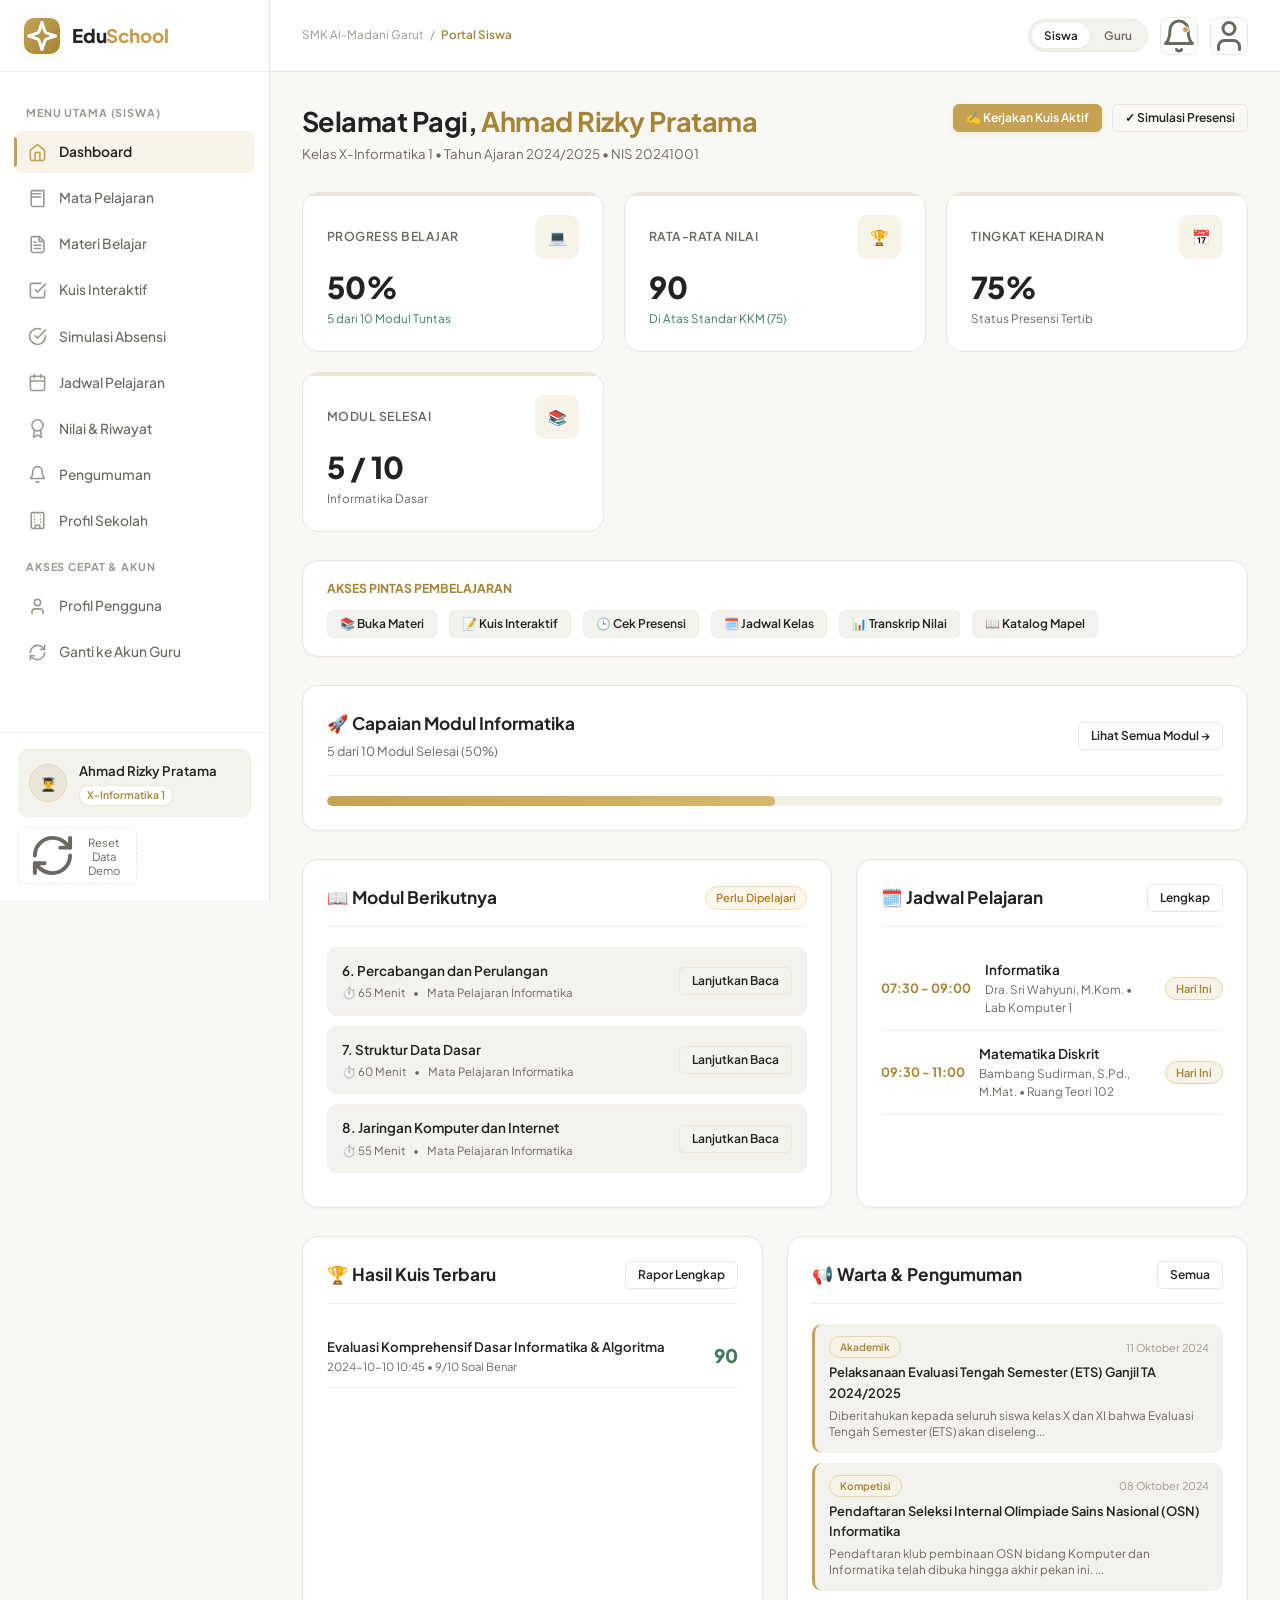
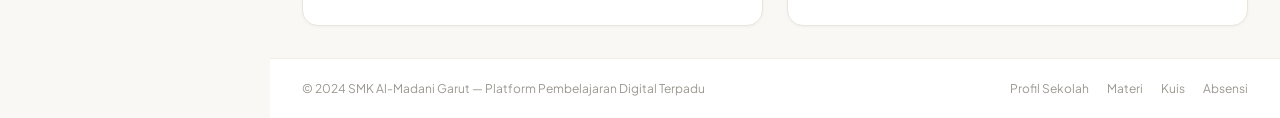
<file: dashboard-siswa.html>
<!DOCTYPE html>
<html lang="id">
<head>
  <meta charset="UTF-8">
  <meta name="viewport" content="width=device-width, initial-scale=1.0">
  <title>Dashboard Siswa — SMK Al-Madani Garut</title>
  <meta name="description" content="Portal dashboard siswa untuk memantau kemajuan belajar, kuis, absensi, dan jadwal harian.">
  <link rel="stylesheet" href="css/style.css">
  <link rel="stylesheet" href="css/components.css">
  <link rel="stylesheet" href="css/responsive.css">
</head>
<body>

  <div class="sidebar-overlay" id="sidebar-overlay"></div>

  <div class="app-container">
    <!-- Sidebar -->
    <aside class="app-sidebar" id="app-sidebar"></aside>

    <!-- Main Content Area -->
    <div class="app-main">
      <!-- Topbar -->
      <header class="app-topbar" id="app-topbar"></header>

      <!-- Content -->
      <main class="app-content">
        <!-- Header Sapaan & Banner -->
        <div style="margin-bottom: 28px; display: flex; justify-content: space-between; align-items: flex-start; flex-wrap: wrap; gap: 16px;">
          <div>
            <h1 id="student-greeting" style="font-size: 1.8rem; margin-bottom: 4px;">
              Selamat Datang, Siswa
            </h1>
            <p id="student-subgreeting" style="font-size: 0.88rem; color: var(--text-muted);">
              Memuat data akademik...
            </p>
          </div>
          <div style="display: flex; gap: 10px;">
            <a href="kuis.html" class="btn btn-primary btn-sm">
              ✍️ Kerjakan Kuis Aktif
            </a>
            <a href="absensi.html" class="btn btn-outline btn-sm">
              ✓ Simulasi Presensi
            </a>
          </div>
        </div>

        <!-- Bento Grid Statistik Siswa -->
        <div class="stat-grid">
          <div class="stat-card">
            <div class="stat-header">
              <span class="stat-label">Progress Belajar</span>
              <div class="stat-icon">💻</div>
            </div>
            <div class="stat-value" id="stat-progress-val">50%</div>
            <div class="stat-trend positive">5 dari 10 Modul Tuntas</div>
          </div>

          <div class="stat-card">
            <div class="stat-header">
              <span class="stat-label">Rata-Rata Nilai</span>
              <div class="stat-icon">🏆</div>
            </div>
            <div class="stat-value" id="stat-score-val">88.5</div>
            <div class="stat-trend positive">Di Atas Standar KKM (75)</div>
          </div>

          <div class="stat-card">
            <div class="stat-header">
              <span class="stat-label">Tingkat Kehadiran</span>
              <div class="stat-icon">📅</div>
            </div>
            <div class="stat-value" id="stat-attendance-val">95%</div>
            <div class="stat-trend">Status Presensi Tertib</div>
          </div>

          <div class="stat-card">
            <div class="stat-header">
              <span class="stat-label">Modul Selesai</span>
              <div class="stat-icon">📚</div>
            </div>
            <div class="stat-value" id="stat-lessons-val">5 / 10</div>
            <div class="stat-trend">Informatika Dasar</div>
          </div>
        </div>

        <!-- Tombol Akses Cepat (Quick Action Bar) -->
        <div class="card" style="margin-bottom: 28px; padding: 18px 24px;">
          <div style="font-size: 0.82rem; font-weight: 700; color: var(--gold-dark); text-transform: uppercase; margin-bottom: 12px;">
            Akses Pintas Pembelajaran
          </div>
          <div style="display: flex; gap: 12px; flex-wrap: wrap;">
            <a href="materi.html" class="btn btn-subtle btn-sm">📚 Buka Materi</a>
            <a href="kuis.html" class="btn btn-subtle btn-sm">📝 Kuis Interaktif</a>
            <a href="absensi.html" class="btn btn-subtle btn-sm">🕒 Cek Presensi</a>
            <a href="jadwal.html" class="btn btn-subtle btn-sm">🗓️ Jadwal Kelas</a>
            <a href="nilai.html" class="btn btn-subtle btn-sm">📊 Transkrip Nilai</a>
            <a href="mata-pelajaran.html" class="btn btn-subtle btn-sm">📖 Katalog Mapel</a>
          </div>
        </div>

        <!-- Progress Kurikulum Informatika Bar -->
        <div class="card" style="margin-bottom: 28px;">
          <div class="card-header">
            <div>
              <div class="card-title">🚀 Capaian Modul Informatika</div>
              <div class="card-subtitle" id="informatics-progress-text">Memuat progress...</div>
            </div>
            <a href="materi.html" class="btn btn-outline btn-sm">Lihat Semua Modul →</a>
          </div>
          <div class="progress-container" style="height: 10px;">
            <div class="progress-bar" id="informatics-progress-bar" style="width: 50%;"></div>
          </div>
        </div>

        <!-- 2 Kolom Layout: Modul Belum Selesai & Jadwal Hari Ini -->
        <div style="display: grid; grid-template-columns: 1.15fr 0.85fr; gap: 24px; margin-bottom: 28px;">
          
          <!-- Materi Yang Perlu Dilanjutkan -->
          <div class="card">
            <div class="card-header">
              <div class="card-title">📖 Modul Berikutnya</div>
              <span class="badge badge-warning">Perlu Dipelajari</span>
            </div>
            <div id="unfinished-lessons-list">
              <!-- Rendered via siswa.js -->
            </div>
          </div>

          <!-- Jadwal Pelajaran Hari Ini -->
          <div class="card">
            <div class="card-header">
              <div class="card-title">🗓️ Jadwal Pelajaran</div>
              <a href="jadwal.html" class="btn btn-outline btn-sm">Lengkap</a>
            </div>
            <div id="today-schedule-list">
              <!-- Rendered via siswa.js -->
            </div>
          </div>

        </div>

        <!-- 2 Kolom Bawah: Nilai Kuis Terbaru & Pengumuman -->
        <div style="display: grid; grid-template-columns: 1fr 1fr; gap: 24px;">
          
          <!-- Nilai Kuis Terbaru -->
          <div class="card">
            <div class="card-header">
              <div class="card-title">🏆 Hasil Kuis Terbaru</div>
              <a href="nilai.html" class="btn btn-outline btn-sm">Rapor Lengkap</a>
            </div>
            <div id="recent-quiz-list">
              <!-- Rendered via siswa.js -->
            </div>
          </div>

          <!-- Pengumuman Terbaru -->
          <div class="card">
            <div class="card-header">
              <div class="card-title">📢 Warta & Pengumuman</div>
              <a href="pengumuman.html" class="btn btn-outline btn-sm">Semua</a>
            </div>
            <div id="latest-announcements-list">
              <!-- Rendered via siswa.js -->
            </div>
          </div>

        </div>
      </main>

      <!-- App Footer -->
      <footer class="app-footer">
        <div>&copy; 2024 SMK Al-Madani Garut — Platform Pembelajaran Digital Terpadu</div>
        <div class="app-footer-links">
          <a href="profil-sekolah.html">Profil Sekolah</a>
          <a href="materi.html">Materi</a>
          <a href="kuis.html">Kuis</a>
          <a href="absensi.html">Absensi</a>
        </div>
      </footer>
    </div>
  </div>

  <div id="toast-container" class="toast-container"></div>

  <script src="js/data.js"></script>
  <script src="js/storage.js"></script>
  <script src="js/auth.js"></script>
  <script src="js/app.js"></script>
  <script src="js/siswa.js"></script>
  <script>
    SiswaDashboard.init();
  </script>
</body>
</html>
</file>
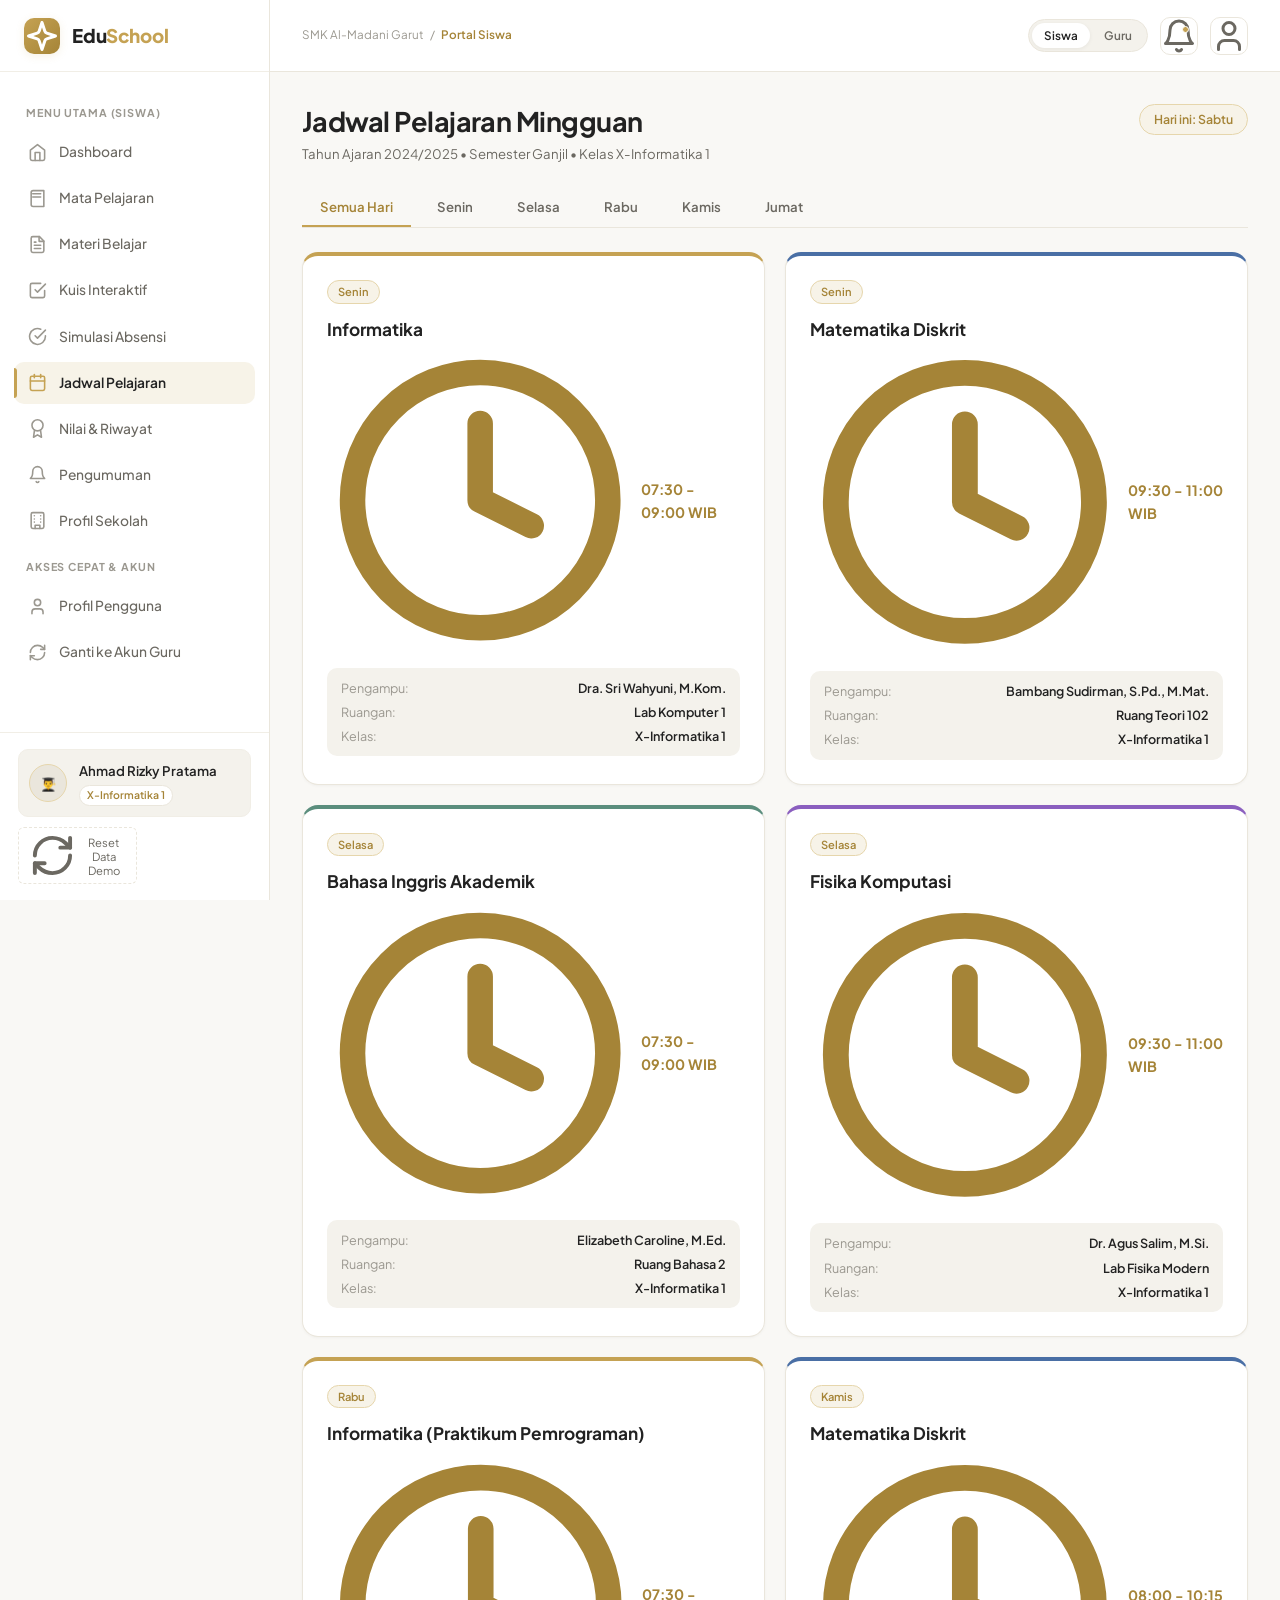
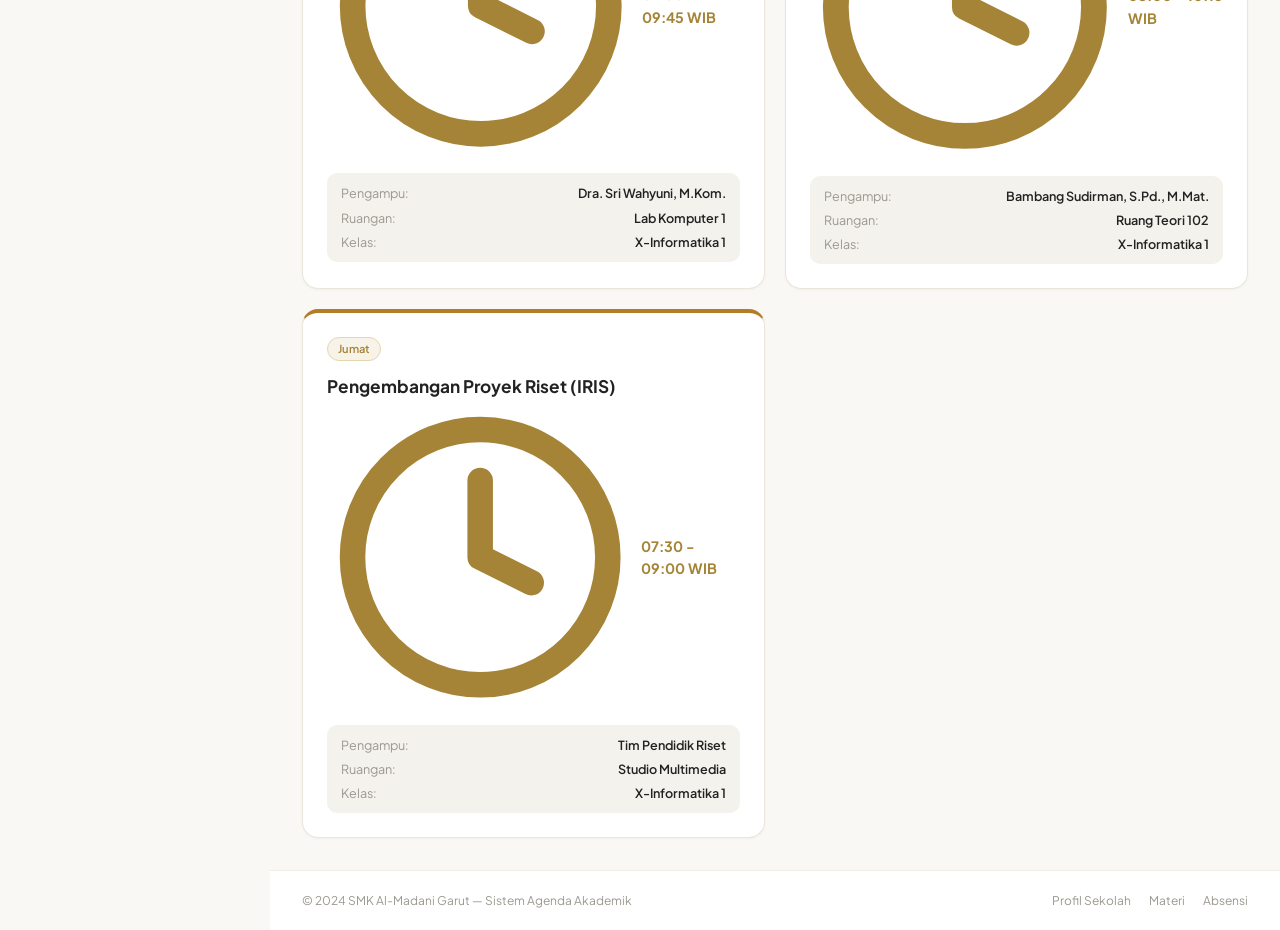
<file: jadwal.html>
<!DOCTYPE html>
<html lang="id">
<head>
  <meta charset="UTF-8">
  <meta name="viewport" content="width=device-width, initial-scale=1.0">
  <title>Jadwal Pelajaran — SMK Al-Madani Garut</title>
  <meta name="description" content="Jadwal pelajaran mingguan interaktif siswa dan agenda mengajar guru.">
  <link rel="stylesheet" href="css/style.css">
  <link rel="stylesheet" href="css/components.css">
  <link rel="stylesheet" href="css/responsive.css">
</head>
<body>

  <div class="sidebar-overlay" id="sidebar-overlay"></div>

  <div class="app-container">
    <aside class="app-sidebar" id="app-sidebar"></aside>

    <div class="app-main">
      <header class="app-topbar" id="app-topbar"></header>

      <main class="app-content">
        <!-- Header -->
        <div style="display: flex; justify-content: space-between; align-items: flex-start; margin-bottom: 24px; flex-wrap: wrap; gap: 14px;">
          <div>
            <h1 style="font-size: 1.8rem; margin-bottom: 4px;">Jadwal Pelajaran Mingguan</h1>
            <p style="font-size: 0.88rem; color: var(--text-muted);">
              Tahun Ajaran 2024/2025 • Semester Ganjil • Kelas X-Informatika 1
            </p>
          </div>
          <span class="badge badge-gold" id="today-day-indicator" style="font-size: 0.82rem; padding: 6px 14px;">
            Hari Ini
          </span>
        </div>

        <!-- Filter Hari (Senin s.d. Jumat) -->
        <div class="tab-nav" style="margin-bottom: 24px;">
          <button class="tab-btn tab-day-btn active" data-day="Semua" onclick="ScheduleManager.filterDay('Semua')">Semua Hari</button>
          <button class="tab-btn tab-day-btn" data-day="Senin" onclick="ScheduleManager.filterDay('Senin')">Senin</button>
          <button class="tab-btn tab-day-btn" data-day="Selasa" onclick="ScheduleManager.filterDay('Selasa')">Selasa</button>
          <button class="tab-btn tab-day-btn" data-day="Rabu" onclick="ScheduleManager.filterDay('Rabu')">Rabu</button>
          <button class="tab-btn tab-day-btn" data-day="Kamis" onclick="ScheduleManager.filterDay('Kamis')">Kamis</button>
          <button class="tab-btn tab-day-btn" data-day="Jumat" onclick="ScheduleManager.filterDay('Jumat')">Jumat</button>
        </div>

        <!-- Grid Jadwal -->
        <div id="schedules-grid" style="display: grid; grid-template-columns: repeat(auto-fit, minmax(320px, 1fr)); gap: 20px;">
          <!-- Rendered via schedule.js -->
        </div>
      </main>

      <footer class="app-footer">
        <div>&copy; 2024 SMK Al-Madani Garut — Sistem Agenda Akademik</div>
        <div class="app-footer-links">
          <a href="profil-sekolah.html">Profil Sekolah</a>
          <a href="materi.html">Materi</a>
          <a href="absensi.html">Absensi</a>
        </div>
      </footer>
    </div>
  </div>

  <div id="toast-container" class="toast-container"></div>

  <script src="js/data.js"></script>
  <script src="js/storage.js"></script>
  <script src="js/auth.js"></script>
  <script src="js/app.js"></script>
  <script src="js/schedule.js"></script>
  <script>
    ScheduleManager.init();
  </script>
</body>
</html>
</file>
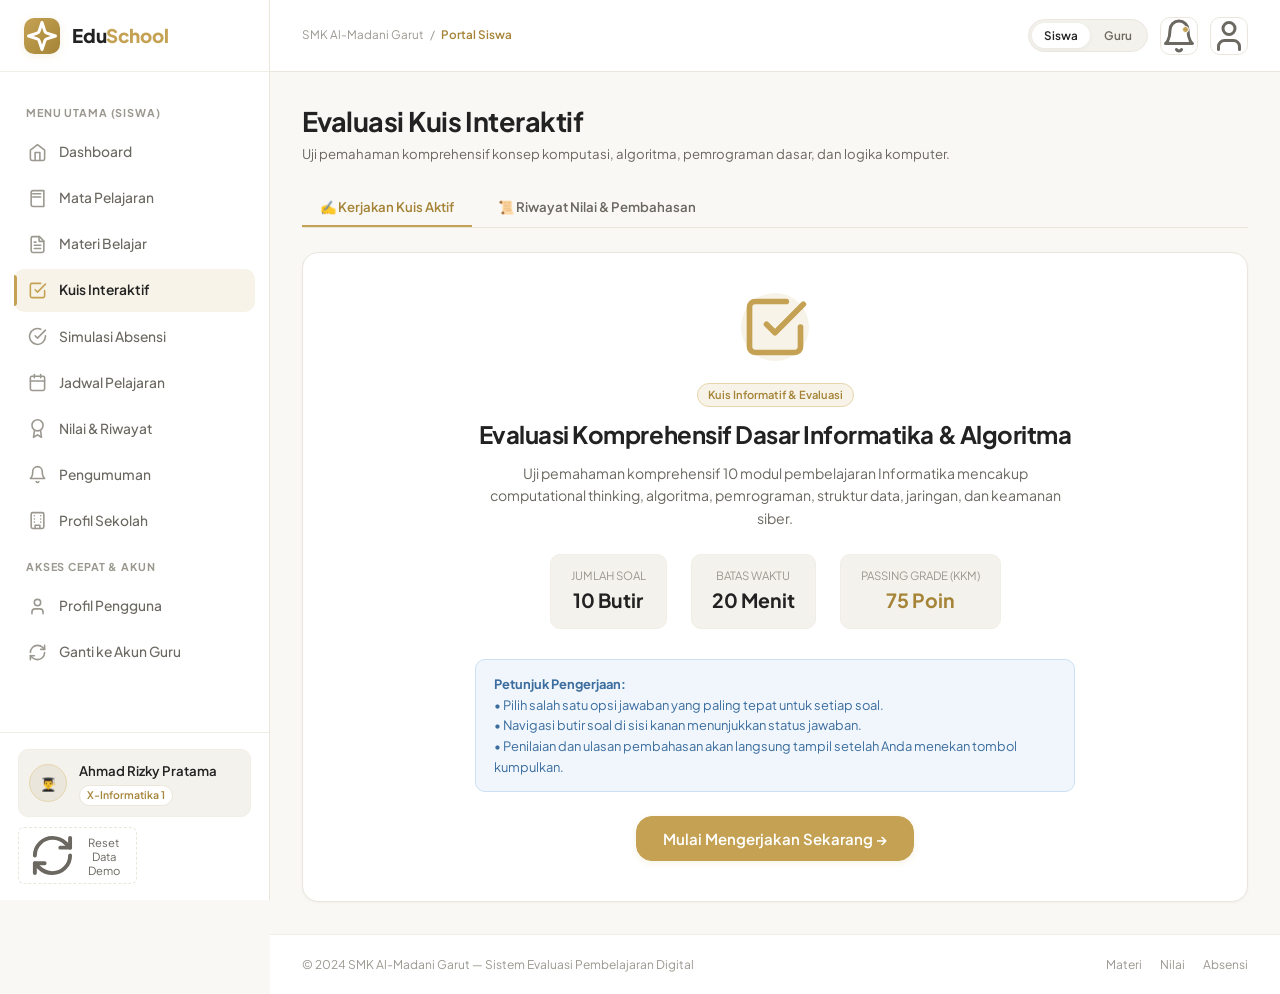
<file: kuis.html>
<!DOCTYPE html>
<html lang="id">
<head>
  <meta charset="UTF-8">
  <meta name="viewport" content="width=device-width, initial-scale=1.0">
  <title>Kuis Interaktif — SMK Al-Madani Garut</title>
  <meta name="description" content="Sistem kuis interaktif dengan timer, penilaian otomatis, ulasan pembahasan, dan manajemen bank soal.">
  <link rel="stylesheet" href="css/style.css">
  <link rel="stylesheet" href="css/components.css">
  <link rel="stylesheet" href="css/responsive.css">
</head>
<body>

  <div class="sidebar-overlay" id="sidebar-overlay"></div>

  <div class="app-container">
    <aside class="app-sidebar" id="app-sidebar"></aside>

    <div class="app-main">
      <header class="app-topbar" id="app-topbar"></header>

      <main class="app-content">
        <!-- Header Halaman -->
        <div style="margin-bottom: 24px;">
          <h1 style="font-size: 1.8rem; margin-bottom: 4px;">Evaluasi Kuis Interaktif</h1>
          <p style="font-size: 0.88rem; color: var(--text-muted);">
            Uji pemahaman komprehensif konsep komputasi, algoritma, pemrograman dasar, dan logika komputer.
          </p>
        </div>

        <!-- Tab Bar Navigasi Kuis -->
        <div class="tab-nav" id="quiz-tab-nav">
          <!-- Rendered via quiz.js -->
        </div>

        <!-- View 1: Taker / Runner Kuis -->
        <div id="quiz-view-taker">
          <div id="quiz-runner-container">
            <!-- Rendered via quiz.js -->
          </div>
        </div>

        <!-- View 2: Riwayat Siswa -->
        <div id="quiz-view-history" style="display: none;">
          <div id="quiz-history-container">
            <!-- Rendered via quiz.js -->
          </div>
        </div>

        <!-- View 3: Guru - Kelola Kuis & Soal -->
        <div id="quiz-view-manage" style="display: none;">
          <div id="teacher-manage-container">
            <!-- Rendered via quiz.js -->
          </div>
        </div>

        <!-- View 4: Guru - Rekap Hasil Seluruh Siswa -->
        <div id="quiz-view-results" style="display: none;">
          <div id="teacher-results-container">
            <!-- Rendered via quiz.js -->
          </div>
        </div>

      </main>

      <footer class="app-footer">
        <div>&copy; 2024 SMK Al-Madani Garut — Sistem Evaluasi Pembelajaran Digital</div>
        <div class="app-footer-links">
          <a href="materi.html">Materi</a>
          <a href="nilai.html">Nilai</a>
          <a href="absensi.html">Absensi</a>
        </div>
      </footer>
    </div>
  </div>

  <!-- Modal Tambah / Edit Butir Soal (Guru) -->
  <div class="modal-backdrop" id="modal-question-form">
    <div class="modal-dialog modal-lg">
      <div class="modal-header">
        <div class="modal-title" id="modal-q-title">Kelola Butir Soal Kuis</div>
        <button class="modal-close" onclick="closeModal('modal-question-form')">✕</button>
      </div>
      <form onsubmit="QuizEngine.saveQuestionForm(event)">
        <div class="modal-body">
          <input type="hidden" id="form-q-id">

          <div class="form-group">
            <label class="form-label">Teks Pertanyaan Soal <span class="required">*</span></label>
            <textarea id="form-q-text" class="form-control" rows="3" placeholder="Tuliskan butir pertanyaan secara jelas..." required></textarea>
          </div>

          <div style="font-size: 0.82rem; font-weight: 700; color: var(--gold-dark); text-transform: uppercase; margin-bottom: 10px;">
            Pilihan Jawaban (A, B, C, D)
          </div>

          <div class="form-row">
            <div class="form-group">
              <label class="form-label">Pilihan A <span class="required">*</span></label>
              <input type="text" id="form-q-opt0" class="form-control" placeholder="Teks opsi A" required>
            </div>
            <div class="form-group">
              <label class="form-label">Pilihan B <span class="required">*</span></label>
              <input type="text" id="form-q-opt1" class="form-control" placeholder="Teks opsi B" required>
            </div>
          </div>

          <div class="form-row">
            <div class="form-group">
              <label class="form-label">Pilihan C <span class="required">*</span></label>
              <input type="text" id="form-q-opt2" class="form-control" placeholder="Teks opsi C" required>
            </div>
            <div class="form-group">
              <label class="form-label">Pilihan D <span class="required">*</span></label>
              <input type="text" id="form-q-opt3" class="form-control" placeholder="Teks opsi D" required>
            </div>
          </div>

          <div class="form-group">
            <label class="form-label">Kunci Jawaban yang Benar <span class="required">*</span></label>
            <select id="form-q-key" class="form-control" required>
              <option value="0">Pilihan A</option>
              <option value="1">Pilihan B</option>
              <option value="2">Pilihan C</option>
              <option value="3">Pilihan D</option>
            </select>
          </div>

          <div class="form-group">
            <label class="form-label">Pembahasan & Analisis Soal (Akan tampil saat evaluasi siswa)</label>
            <textarea id="form-q-explanation" class="form-control" rows="3" placeholder="Jelaskan alasan mengapa opsi tersebut merupakan jawaban yang benar..."></textarea>
          </div>
        </div>
        <div class="modal-footer">
          <button type="button" class="btn btn-outline" onclick="closeModal('modal-question-form')">Batal</button>
          <button type="submit" class="btn btn-primary">Simpan Butir Soal</button>
        </div>
      </form>
    </div>
  </div>

  <!-- Modal Edit Konfigurasi Kuis (Guru) -->
  <div class="modal-backdrop" id="modal-quiz-edit">
    <div class="modal-dialog">
      <div class="modal-header">
        <div class="modal-title">Konfigurasi Parameter Kuis</div>
        <button class="modal-close" onclick="closeModal('modal-quiz-edit')">✕</button>
      </div>
      <form onsubmit="QuizEngine.saveQuizMetaForm(event)">
        <div class="modal-body">
          <div class="form-group">
            <label class="form-label">Judul Kuis Evaluasi <span class="required">*</span></label>
            <input type="text" id="form-quiz-title" class="form-control" required>
          </div>

          <div class="form-row">
            <div class="form-group">
              <label class="form-label">Batas Waktu (Menit)</label>
              <input type="number" id="form-quiz-time" class="form-control" min="5" max="180" required>
            </div>
            <div class="form-group">
              <label class="form-label">Standar KKM (Poin)</label>
              <input type="number" id="form-quiz-pass" class="form-control" min="0" max="100" required>
            </div>
          </div>

          <div class="form-group">
            <label class="form-label">Deskripsi & Petunjuk Singkat</label>
            <textarea id="form-quiz-desc" class="form-control" rows="3"></textarea>
          </div>
        </div>
        <div class="modal-footer">
          <button type="button" class="btn btn-outline" onclick="closeModal('modal-quiz-edit')">Batal</button>
          <button type="submit" class="btn btn-primary">Simpan Parameter</button>
        </div>
      </form>
    </div>
  </div>

  <div id="toast-container" class="toast-container"></div>

  <script src="js/data.js"></script>
  <script src="js/storage.js"></script>
  <script src="js/auth.js"></script>
  <script src="js/app.js"></script>
  <script src="js/quiz.js"></script>
  <script>
    QuizEngine.init();
  </script>
</body>
</html>
</file>
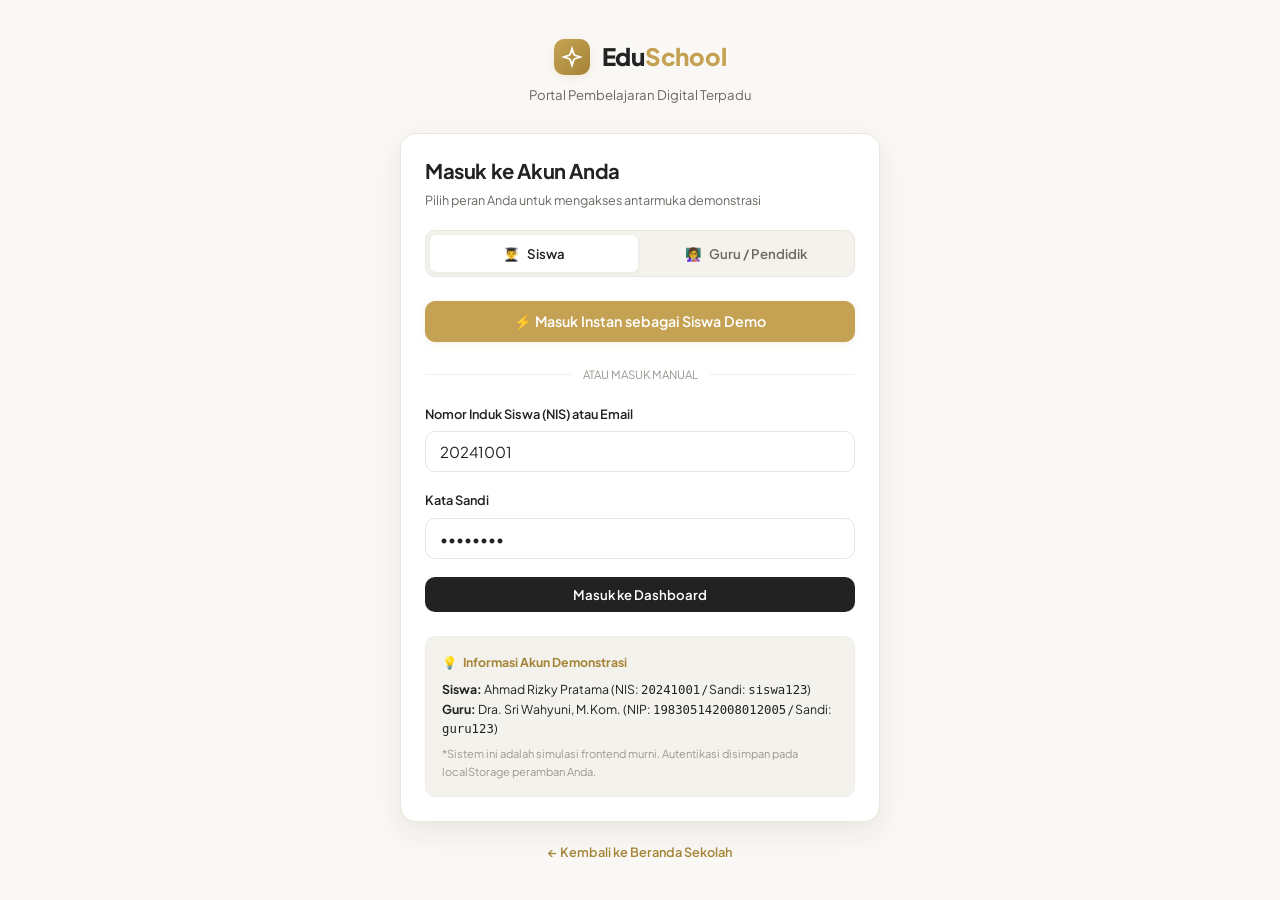
<file: login.html>
<!DOCTYPE html>
<html lang="id">
<head>
  <meta charset="UTF-8">
  <meta name="viewport" content="width=device-width, initial-scale=1.0">
  <title>Masuk Portal Pembelajaran — SMK Al-Madani Garut</title>
  <meta name="description" content="Halaman autentikasi demonstrasi frontend SMK Al-Madani Garut untuk peran siswa dan guru.">
  <link rel="stylesheet" href="css/style.css">
  <link rel="stylesheet" href="css/components.css">
  <link rel="stylesheet" href="css/responsive.css">
  <style>
    body {
      background-color: var(--bg-main);
      display: flex;
      align-items: center;
      justify-content: center;
      min-height: 100vh;
      padding: 30px 20px;
    }

    .login-container {
      max-width: 480px;
      width: 100%;
    }

    .login-brand {
      text-align: center;
      margin-bottom: 28px;
    }

    .login-brand .brand-logo {
      display: inline-flex;
      font-size: 1.6rem;
    }

    .role-select-tabs {
      display: flex;
      background: var(--bg-subtle);
      border: 1px solid var(--border-color);
      border-radius: var(--radius-md);
      padding: 4px;
      margin-bottom: 24px;
      gap: 4px;
    }

    .role-tab {
      flex: 1;
      padding: 10px;
      border: none;
      background: transparent;
      font-size: 0.88rem;
      font-weight: 600;
      color: var(--text-muted);
      border-radius: var(--radius-sm);
      cursor: pointer;
      transition: var(--transition);
      display: flex;
      align-items: center;
      justify-content: center;
      gap: 8px;
    }

    .role-tab.active {
      background: #FFFFFF;
      color: var(--text-dark);
      box-shadow: 0 1px 4px rgba(0, 0, 0, 0.05);
    }

    .quick-access-box {
      margin-top: 24px;
      background: var(--bg-subtle);
      border: 1px solid var(--border-subtle);
      border-radius: var(--radius-md);
      padding: 16px;
      font-size: 0.82rem;
    }

    .quick-access-title {
      font-weight: 700;
      color: var(--gold-dark);
      margin-bottom: 8px;
      display: flex;
      align-items: center;
      gap: 6px;
    }
  </style>
</head>
<body>

  <div class="login-container">
    <div class="login-brand">
      <a href="index.html" class="brand-logo">
        <div class="brand-mark">
          <svg viewBox="0 0 24 24" width="22" height="22" fill="none" stroke="currentColor" stroke-width="2"><path d="m12 3-1.912 5.813a2 2 0 0 1-1.275 1.275L3 12l5.813 1.912a2 2 0 0 1 1.275 1.275L12 21l1.912-5.813a2 2 0 0 1 1.275-1.275L21 12l-5.813-1.912a2 2 0 0 1-1.275-1.275L12 3Z"/></svg>
        </div>
        <span class="brand-text">Edu<span>School</span></span>
      </a>
      <p style="font-size: 0.88rem; color: var(--text-muted); margin-top: 8px;">
        Portal Pembelajaran Digital Terpadu
      </p>
    </div>

    <div class="card" style="box-shadow: var(--shadow-lg);">
      <h2 style="font-size: 1.35rem; margin-bottom: 6px;">Masuk ke Akun Anda</h2>
      <p style="font-size: 0.84rem; color: var(--text-muted); margin-bottom: 20px;">
        Pilih peran Anda untuk mengakses antarmuka demonstrasi
      </p>

      <!-- Pilihan Tab Peran -->
      <div class="role-select-tabs">
        <button type="button" class="role-tab active" id="tab-btn-siswa" onclick="setRoleTab('siswa')">
          <span>👨‍🎓</span> Siswa
        </button>
        <button type="button" class="role-tab" id="tab-btn-guru" onclick="setRoleTab('guru')">
          <span>👩‍🏫</span> Guru / Pendidik
        </button>
      </div>

      <!-- Tombol Instan 1-Klik -->
      <div style="margin-bottom: 24px;">
        <button type="button" class="btn btn-primary" id="btn-quick-login" style="width: 100%; font-size: 0.95rem; padding: 12px;" onclick="handleQuickLogin()">
          ⚡ Masuk Instan sebagai Siswa Demo
        </button>
      </div>

      <div style="display: flex; align-items: center; gap: 12px; margin-bottom: 20px;">
        <hr style="flex: 1; border: none; border-top: 1px solid var(--border-subtle);">
        <span style="font-size: 0.76rem; color: var(--text-light); text-transform: uppercase;">atau masuk manual</span>
        <hr style="flex: 1; border: none; border-top: 1px solid var(--border-subtle);">
      </div>

      <!-- Form Manual -->
      <form id="form-login" onsubmit="handleManualLogin(event)">
        <div class="form-group">
          <label class="form-label" id="label-identifier">Nomor Induk Siswa (NIS) atau Email</label>
          <input type="text" id="input-identifier" class="form-control" placeholder="Contoh: 20241001" required value="20241001">
        </div>

        <div class="form-group">
          <label class="form-label">Kata Sandi</label>
          <input type="password" id="input-password" class="form-control" placeholder="••••••••" required value="siswa123">
        </div>

        <button type="submit" class="btn btn-dark" style="width: 100%;">
          Masuk ke Dashboard
        </button>
      </form>

      <!-- Catatan Kredensial Demonstrasi -->
      <div class="quick-access-box">
        <div class="quick-access-title">
          <span>💡</span> Informasi Akun Demonstrasi
        </div>
        <div style="color: var(--text-dark); line-height: 1.5;" id="demo-credentials-info">
          <strong>Siswa:</strong> Ahmad Rizky Pratama (NIS: <code>20241001</code> / Sandi: <code>siswa123</code>)<br>
          <strong>Guru:</strong> Dra. Sri Wahyuni, M.Kom. (NIP: <code>198305142008012005</code> / Sandi: <code>guru123</code>)
        </div>
        <div style="margin-top: 6px; font-size: 0.74rem; color: var(--text-light);">
          *Sistem ini adalah simulasi frontend murni. Autentikasi disimpan pada localStorage peramban Anda.
        </div>
      </div>
    </div>

    <div style="text-align: center; margin-top: 20px; font-size: 0.85rem; color: var(--text-muted);">
      <a href="index.html" style="color: var(--gold-dark); font-weight: 600;">← Kembali ke Beranda Sekolah</a>
    </div>
  </div>

  <div id="toast-container" class="toast-container"></div>

  <script src="js/data.js"></script>
  <script src="js/storage.js"></script>
  <script src="js/auth.js"></script>
  <script src="js/app.js"></script>
  <script>
    let selectedRole = "siswa";

    function setRoleTab(role) {
      selectedRole = role;
      document.getElementById("tab-btn-siswa").classList.toggle("active", role === "siswa");
      document.getElementById("tab-btn-guru").classList.toggle("active", role === "guru");

      const quickBtn = document.getElementById("btn-quick-login");
      const labelId = document.getElementById("label-identifier");
      const inputId = document.getElementById("input-identifier");
      const inputPass = document.getElementById("input-password");

      if (role === "guru") {
        quickBtn.innerHTML = "⚡ Masuk Instan sebagai Guru Demo";
        labelId.textContent = "Nomor Induk Pegawai (NIP) atau Email";
        inputId.value = "198305142008012005";
        inputId.placeholder = "Contoh: 198305142008012005";
        inputPass.value = "guru123";
      } else {
        quickBtn.innerHTML = "⚡ Masuk Instan sebagai Siswa Demo";
        labelId.textContent = "Nomor Induk Siswa (NIS) atau Email";
        inputId.value = "20241001";
        inputId.placeholder = "Contoh: 20241001";
        inputPass.value = "siswa123";
      }
    }

    function handleQuickLogin() {
      AuthManager.loginAs(selectedRole);
    }

    function handleManualLogin(event) {
      event.preventDefault();
      const id = document.getElementById("input-identifier").value.trim();
      const pass = document.getElementById("input-password").value.trim();

      const res = AuthManager.loginWithCredentials(id, pass, selectedRole);
      if (res.success) {
        window.location.href = res.redirect;
      } else {
        App.toast("Gagal Masuk", res.message, "danger");
      }
    }

    // Inisialisasi awal
    App.setupToastContainer();
  </script>
</body>
</html>
</file>
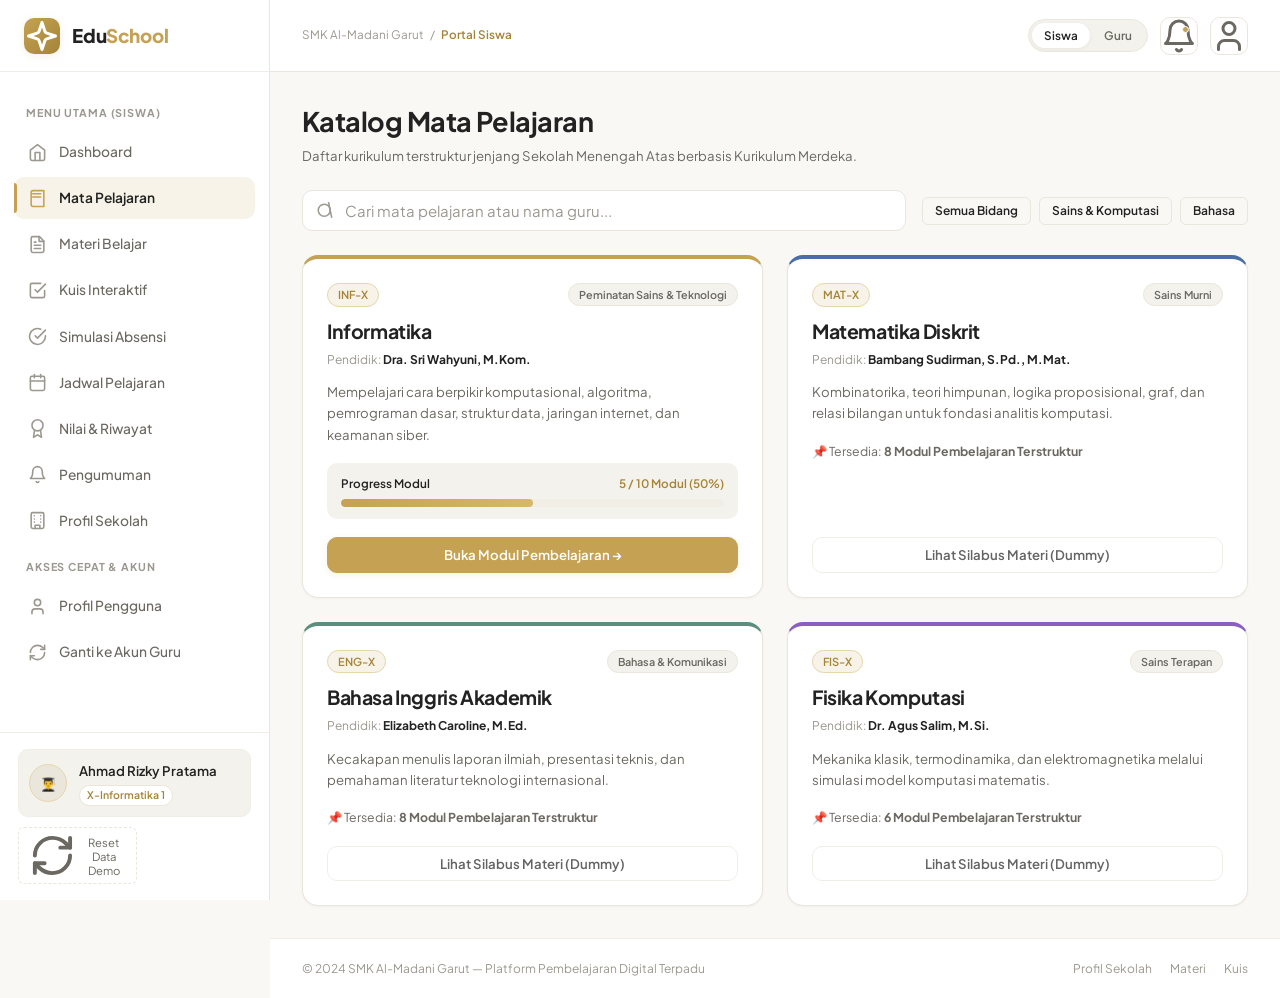
<file: mata-pelajaran.html>
<!DOCTYPE html>
<html lang="id">
<head>
  <meta charset="UTF-8">
  <meta name="viewport" content="width=device-width, initial-scale=1.0">
  <title>Mata Pelajaran — SMK Al-Madani Garut</title>
  <meta name="description" content="Katalog mata pelajaran dan kurikulum pembelajaran SMK Al-Madani Garut.">
  <link rel="stylesheet" href="css/style.css">
  <link rel="stylesheet" href="css/components.css">
  <link rel="stylesheet" href="css/responsive.css">
</head>
<body>

  <div class="sidebar-overlay" id="sidebar-overlay"></div>

  <div class="app-container">
    <aside class="app-sidebar" id="app-sidebar"></aside>

    <div class="app-main">
      <header class="app-topbar" id="app-topbar"></header>

      <main class="app-content">
        <div style="margin-bottom: 24px;">
          <h1 style="font-size: 1.8rem; margin-bottom: 6px;">Katalog Mata Pelajaran</h1>
          <p style="font-size: 0.88rem; color: var(--text-muted);">
            Daftar kurikulum terstruktur jenjang Sekolah Menengah Atas berbasis Kurikulum Merdeka.
          </p>
        </div>

        <!-- Filter & Pencarian -->
        <div class="filter-bar">
          <div class="search-input-wrap">
            <svg viewBox="0 0 24 24" fill="none" stroke="currentColor" stroke-width="2"><circle cx="11" cy="11" r="8"/><line x1="21" x2="16.65" y1="21" x2="16.65"/></svg>
            <input type="text" id="search-subject-input" class="form-control" placeholder="Cari mata pelajaran atau nama guru...">
          </div>

          <div style="display: flex; gap: 8px;">
            <button class="btn btn-outline btn-sm filter-cat-btn active" data-cat="all" onclick="filterCategory('all')">Semua Bidang</button>
            <button class="btn btn-outline btn-sm filter-cat-btn" data-cat="Sains" onclick="filterCategory('Sains')">Sains & Komputasi</button>
            <button class="btn btn-outline btn-sm filter-cat-btn" data-cat="Bahasa" onclick="filterCategory('Bahasa')">Bahasa</button>
          </div>
        </div>

        <!-- Grid Mata Pelajaran -->
        <div id="subjects-grid" style="display: grid; grid-template-columns: repeat(auto-fit, minmax(320px, 1fr)); gap: 24px;">
          <!-- Rendered via JS -->
        </div>
      </main>

      <footer class="app-footer">
        <div>&copy; 2024 SMK Al-Madani Garut — Platform Pembelajaran Digital Terpadu</div>
        <div class="app-footer-links">
          <a href="profil-sekolah.html">Profil Sekolah</a>
          <a href="materi.html">Materi</a>
          <a href="kuis.html">Kuis</a>
        </div>
      </footer>
    </div>
  </div>

  <div id="toast-container" class="toast-container"></div>

  <script src="js/data.js"></script>
  <script src="js/storage.js"></script>
  <script src="js/auth.js"></script>
  <script src="js/app.js"></script>
  <script>
    App.init("mapel");

    let currentCategory = "all";
    let searchKeyword = "";

    function filterCategory(cat) {
      currentCategory = cat;
      document.querySelectorAll(".filter-cat-btn").forEach(b => {
        b.classList.toggle("active", b.dataset.cat === cat);
      });
      renderSubjects();
    }

    document.getElementById("search-subject-input").addEventListener("input", e => {
      searchKeyword = e.target.value.toLowerCase().trim();
      renderSubjects();
    });

    function renderSubjects() {
      let subjects = StorageManager.getSubjects();
      const lessons = StorageManager.getLessons();
      const progressMap = StorageManager.getLessonProgress();
      const user = AuthManager.getCurrentUser();
      const isSiswa = user.role === "siswa";

      const completedInformatics = Object.values(progressMap).filter(Boolean).length;
      const percentInformatics = lessons.length > 0 ? Math.round((completedInformatics / lessons.length) * 100) : 0;

      if (currentCategory !== "all") {
        subjects = subjects.filter(s => s.category.includes(currentCategory));
      }

      if (searchKeyword) {
        subjects = subjects.filter(s =>
          s.name.toLowerCase().includes(searchKeyword) ||
          s.teacher.toLowerCase().includes(searchKeyword) ||
          s.description.toLowerCase().includes(searchKeyword)
        );
      }

      const container = document.getElementById("subjects-grid");
      if (subjects.length === 0) {
        container.innerHTML = `
          <div class="card empty-state" style="grid-column: 1 / -1;">
            <div class="empty-state-icon">🔍</div>
            <div class="empty-state-title">Mata Pelajaran Tidak Ditemukan</div>
            <div class="empty-state-desc">Coba gunakan kata kunci pencarian lain atau pilih kategori Semua.</div>
          </div>
        `;
        return;
      }

      container.innerHTML = subjects
        .map(sub => {
          const isInformatics = sub.id === "sub-info";
          const totalModul = isInformatics ? lessons.length : sub.totalLessons;
          const progVal = isInformatics ? percentInformatics : 0;

          return `
          <div class="card" style="border-top: 4px solid ${sub.color || "var(--gold-primary)"}; display: flex; flex-direction: column; justify-content: space-between;">
            <div>
              <div style="display: flex; justify-content: space-between; align-items: flex-start; margin-bottom: 12px;">
                <span class="badge badge-gold">${sub.code}</span>
                <span class="badge badge-neutral" style="font-size: 0.72rem;">${sub.category}</span>
              </div>

              <h3 style="font-size: 1.3rem; margin-bottom: 6px; color: var(--text-dark);">${sub.name}</h3>
              <div style="font-size: 0.8rem; color: var(--text-light); margin-bottom: 12px;">
                Pendidik: <strong style="color: var(--text-dark);">${sub.teacher}</strong>
              </div>

              <p style="font-size: 0.88rem; color: var(--text-muted); line-height: 1.6; margin-bottom: 18px;">
                ${sub.description}
              </p>

              ${
                isSiswa && isInformatics
                  ? `
                <div style="background: var(--bg-subtle); padding: 12px 14px; border-radius: var(--radius-md); margin-bottom: 18px;">
                  <div style="display: flex; justify-content: space-between; font-size: 0.78rem; font-weight: 600; margin-bottom: 6px;">
                    <span>Progress Modul</span>
                    <span style="color: var(--gold-dark);">${completedInformatics} / ${totalModul} Modul (${progVal}%)</span>
                  </div>
                  <div class="progress-container">
                    <div class="progress-bar" style="width: ${progVal}%;"></div>
                  </div>
                </div>
              `
                  : `
                <div style="font-size: 0.82rem; color: var(--text-muted); margin-bottom: 18px;">
                  📌 Tersedia: <strong>${totalModul} Modul Pembelajaran Terstruktur</strong>
                </div>
              `
              }
            </div>

            <div>
              ${
                isInformatics
                  ? `
                <a href="materi.html" class="btn btn-primary" style="width: 100%;">
                  Buka Modul Pembelajaran →
                </a>
              `
                  : `
                <button class="btn btn-outline" style="width: 100%; opacity: 0.7;" onclick="App.toast('Info', 'Materi demonstrasi fokus utama saat ini adalah mata pelajaran Informatika.', 'info')">
                  Lihat Silabus Materi (Dummy)
                </button>
              `
              }
            </div>
          </div>
        `;
        })
        .join("");
    }

    renderSubjects();
  </script>
</body>
</html>
</file>
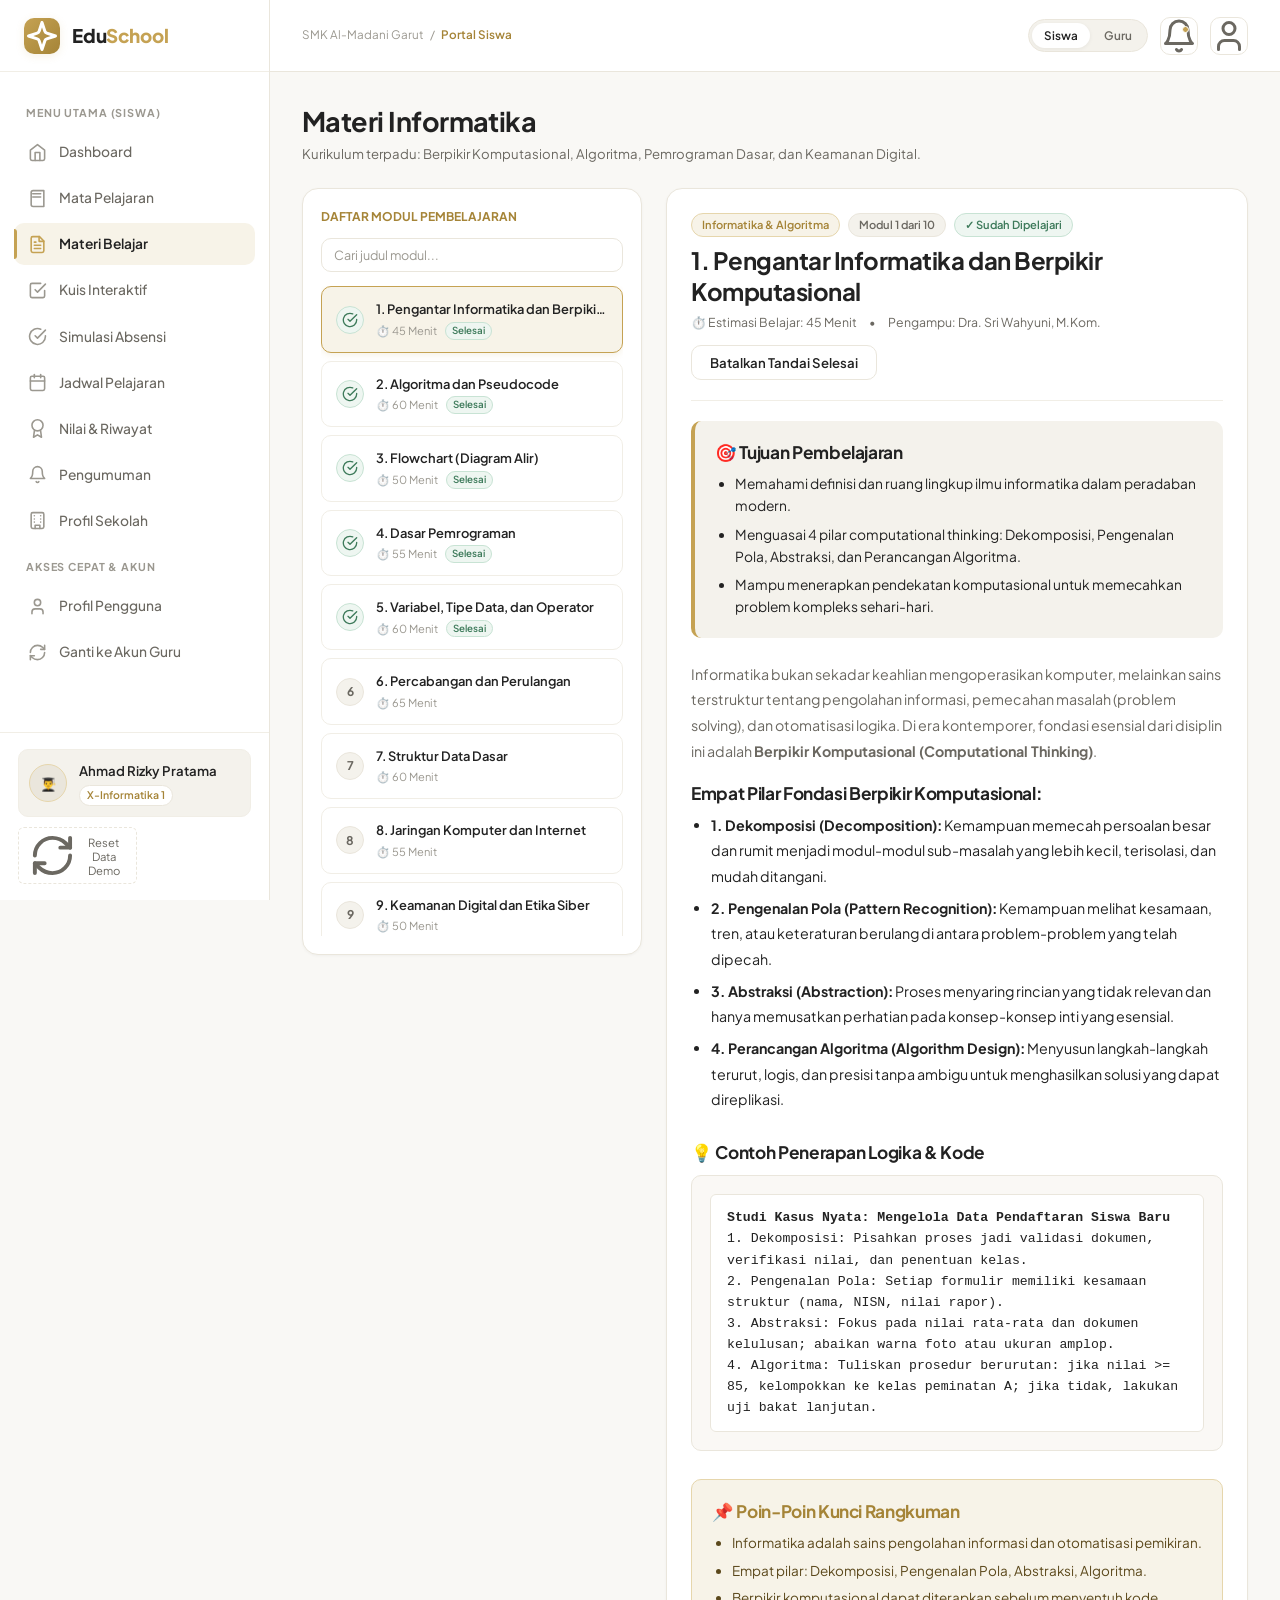
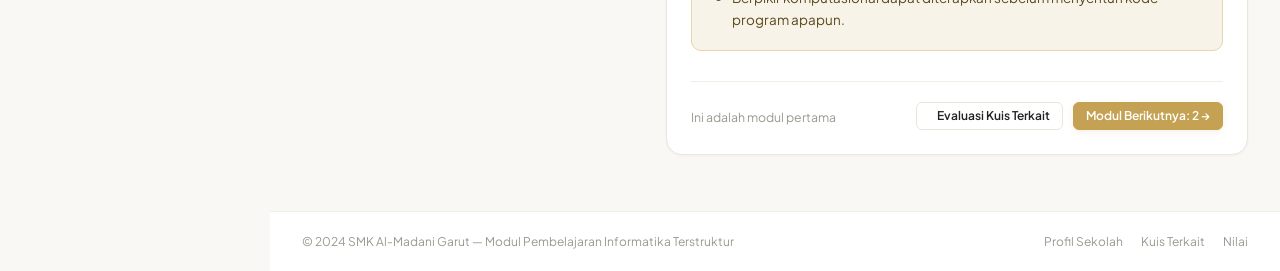
<file: materi.html>
<!DOCTYPE html>
<html lang="id">
<head>
  <meta charset="UTF-8">
  <meta name="viewport" content="width=device-width, initial-scale=1.0">
  <title>Materi Pembelajaran — SMK Al-Madani Garut</title>
  <meta name="description" content="Modul pembelajaran interaktif mata pelajaran Informatika dengan tujuan, isi materi, studi kasus, dan rangkuman.">
  <link rel="stylesheet" href="css/style.css">
  <link rel="stylesheet" href="css/components.css">
  <link rel="stylesheet" href="css/responsive.css">
  <style>
    .lessons-layout {
      display: grid;
      grid-template-columns: 340px 1fr;
      gap: 24px;
      align-items: flex-start;
    }

    .lesson-sidebar-item {
      display: flex;
      align-items: center;
      gap: 12px;
      padding: 12px 14px;
      border-radius: var(--radius-md);
      border: 1px solid var(--border-subtle);
      background: var(--bg-card);
      margin-bottom: 8px;
      cursor: pointer;
      transition: var(--transition);
    }

    .lesson-sidebar-item:hover {
      background: var(--gold-subtle);
      border-color: var(--gold-light);
    }

    .lesson-sidebar-item.active {
      background: var(--gold-subtle);
      border-color: var(--gold-primary);
      box-shadow: 0 2px 6px var(--gold-glow);
    }

    .lesson-item-check {
      width: 28px;
      height: 28px;
      border-radius: 50%;
      background: var(--bg-subtle);
      color: var(--text-muted);
      font-weight: 700;
      font-size: 0.8rem;
      display: flex;
      align-items: center;
      justify-content: center;
      flex-shrink: 0;
      border: 1px solid var(--border-color);
    }

    .lesson-item-check.completed {
      background: var(--success-bg);
      color: var(--success);
      border-color: var(--success-border);
    }

    .lesson-item-check svg {
      width: 16px;
      height: 16px;
    }

    .lesson-item-info {
      flex: 1;
      min-width: 0;
    }

    .lesson-item-title {
      font-size: 0.86rem;
      font-weight: 600;
      color: var(--text-dark);
      white-space: nowrap;
      overflow: hidden;
      text-overflow: ellipsis;
    }

    .lesson-item-meta {
      font-size: 0.74rem;
      color: var(--text-light);
      display: flex;
      align-items: center;
      gap: 8px;
      margin-top: 2px;
    }

    .lesson-rich-content h4 {
      font-size: 1.15rem;
      color: var(--text-dark);
      margin: 18px 0 8px;
    }

    .lesson-rich-content p {
      margin-bottom: 12px;
    }

    .lesson-rich-content ul {
      padding-left: 20px;
      margin-bottom: 14px;
      display: flex;
      flex-direction: column;
      gap: 6px;
    }

    .code-box {
      background: #FFFFFF;
      border: 1px solid var(--border-color);
      border-radius: var(--radius-sm);
      padding: 12px 16px;
      font-family: monospace;
      font-size: 0.88rem;
      line-height: 1.6;
    }

    @media (max-width: 900px) {
      .lessons-layout {
        grid-template-columns: 1fr;
      }
    }
  </style>
</head>
<body>

  <div class="sidebar-overlay" id="sidebar-overlay"></div>

  <div class="app-container">
    <aside class="app-sidebar" id="app-sidebar"></aside>

    <div class="app-main">
      <header class="app-topbar" id="app-topbar"></header>

      <main class="app-content">
        <!-- Header Halaman -->
        <div style="display: flex; justify-content: space-between; align-items: flex-start; margin-bottom: 24px; flex-wrap: wrap; gap: 14px;">
          <div>
            <h1 style="font-size: 1.8rem; margin-bottom: 4px;">Materi Informatika</h1>
            <p style="font-size: 0.88rem; color: var(--text-muted);">
              Kurikulum terpadu: Berpikir Komputasional, Algoritma, Pemrograman Dasar, dan Keamanan Digital.
            </p>
          </div>
          <div>
            <button class="btn btn-primary" id="btn-add-lesson" onclick="MateriManager.openAddModal()" style="display: none;">
              ➕ Tambah Materi Baru
            </button>
          </div>
        </div>

        <!-- 2 Kolom Layout: Sidebar Modul & Detail Pembaca -->
        <div class="lessons-layout">
          
          <!-- Kolom Navigasi Modul -->
          <div class="card" style="padding: 18px;">
            <div style="font-size: 0.8rem; font-weight: 700; color: var(--gold-dark); text-transform: uppercase; margin-bottom: 12px;">
              Daftar Modul Pembelajaran
            </div>

            <div class="form-group" style="margin-bottom: 14px;">
              <input type="text" id="search-lesson-input" class="form-control" style="font-size: 0.84rem; padding: 8px 12px;" placeholder="Cari judul modul...">
            </div>

            <div id="lessons-catalog-list" style="max-height: 650px; overflow-y: auto;">
              <!-- Rendered via materi.js -->
            </div>
          </div>

          <!-- Kolom Pembaca Materi Terstruktur -->
          <div id="lesson-detail-container">
            <!-- Rendered via materi.js -->
          </div>

        </div>
      </main>

      <footer class="app-footer">
        <div>&copy; 2024 SMK Al-Madani Garut — Modul Pembelajaran Informatika Terstruktur</div>
        <div class="app-footer-links">
          <a href="profil-sekolah.html">Profil Sekolah</a>
          <a href="kuis.html">Kuis Terkait</a>
          <a href="nilai.html">Nilai</a>
        </div>
      </footer>
    </div>
  </div>

  <!-- Modal Form Tambah / Edit Materi (Pendidik) -->
  <div class="modal-backdrop" id="modal-lesson-form">
    <div class="modal-dialog modal-lg">
      <div class="modal-header">
        <div class="modal-title" id="modal-lesson-title">Kelola Materi Pembelajaran</div>
        <button class="modal-close" onclick="closeModal('modal-lesson-form')">✕</button>
      </div>
      <form onsubmit="MateriManager.saveLessonForm(event)">
        <div class="modal-body">
          <input type="hidden" id="form-lesson-id">
          
          <div class="form-row">
            <div class="form-group">
              <label class="form-label">Urutan Modul <span class="required">*</span></label>
              <input type="number" id="form-lesson-order" class="form-control" min="1" required>
            </div>
            <div class="form-group">
              <label class="form-label">Estimasi Durasi Belajar</label>
              <input type="text" id="form-lesson-duration" class="form-control" placeholder="Contoh: 45 Menit">
            </div>
          </div>

          <div class="form-group">
            <label class="form-label">Judul Materi Pembelajaran <span class="required">*</span></label>
            <input type="text" id="form-lesson-name" class="form-control" placeholder="Contoh: 11. Pengenalan Kecerdasan Buatan Terapan" required>
          </div>

          <div class="form-group">
            <label class="form-label">Tujuan Pembelajaran (Satu tujuan per baris)</label>
            <textarea id="form-lesson-objectives" class="form-control" rows="3" placeholder="Memahami definisi AI...&#10;Mampu merancang prompt terstruktur..."></textarea>
          </div>

          <div class="form-group">
            <label class="form-label">Isi Materi Pembahasan (HTML / Teks) <span class="required">*</span></label>
            <textarea id="form-lesson-content" class="form-control" rows="6" placeholder="<p>Penjelasan mendalam topik materi...</p>" required></textarea>
          </div>

          <div class="form-group">
            <label class="form-label">Contoh Penerapan / Kode Program (Opsional)</label>
            <textarea id="form-lesson-examples" class="form-control" rows="3" placeholder="Contoh kode atau studi kasus kontekstual..."></textarea>
          </div>

          <div class="form-group">
            <label class="form-label">Poin-Poin Kunci Rangkuman (Satu poin per baris)</label>
            <textarea id="form-lesson-keypoints" class="form-control" rows="3" placeholder="Poin penting nomor satu...&#10;Poin penting nomor dua..."></textarea>
          </div>
        </div>
        <div class="modal-footer">
          <button type="button" class="btn btn-outline" onclick="closeModal('modal-lesson-form')">Batal</button>
          <button type="submit" class="btn btn-primary">Simpan Materi</button>
        </div>
      </form>
    </div>
  </div>

  <div id="toast-container" class="toast-container"></div>

  <script src="js/data.js"></script>
  <script src="js/storage.js"></script>
  <script src="js/auth.js"></script>
  <script src="js/app.js"></script>
  <script src="js/materi.js"></script>
  <script>
    MateriManager.init();
  </script>
</body>
</html>
</file>
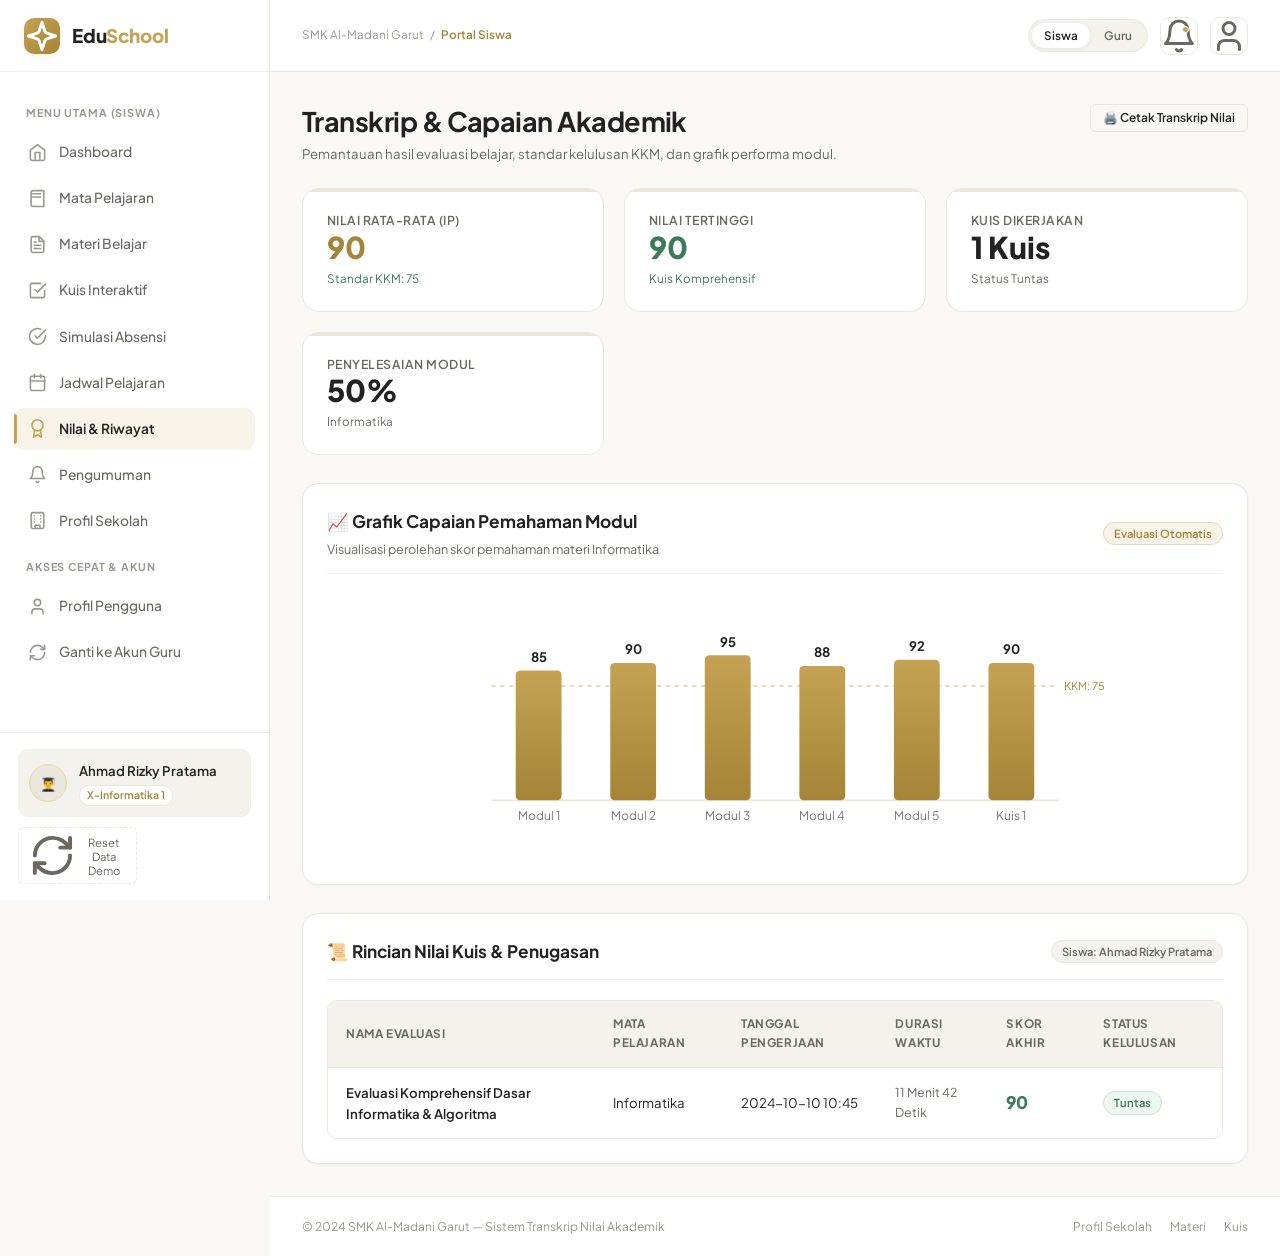
<file: nilai.html>
<!DOCTYPE html>
<html lang="id">
<head>
  <meta charset="UTF-8">
  <meta name="viewport" content="width=device-width, initial-scale=1.0">
  <title>Transkrip & Nilai — SMK Al-Madani Garut</title>
  <meta name="description" content="Laporan transkrip nilai akademik, evaluasi kuis, dan grafik capaian belajar siswa.">
  <link rel="stylesheet" href="css/style.css">
  <link rel="stylesheet" href="css/components.css">
  <link rel="stylesheet" href="css/responsive.css">
</head>
<body>

  <div class="sidebar-overlay" id="sidebar-overlay"></div>

  <div class="app-container">
    <aside class="app-sidebar" id="app-sidebar"></aside>

    <div class="app-main">
      <header class="app-topbar" id="app-topbar"></header>

      <main class="app-content">
        <!-- Header -->
        <div style="display: flex; justify-content: space-between; align-items: flex-start; margin-bottom: 24px; flex-wrap: wrap; gap: 14px;">
          <div>
            <h1 style="font-size: 1.8rem; margin-bottom: 4px;">Transkrip & Capaian Akademik</h1>
            <p style="font-size: 0.88rem; color: var(--text-muted);">
              Pemantauan hasil evaluasi belajar, standar kelulusan KKM, dan grafik performa modul.
            </p>
          </div>
          <button class="btn btn-outline btn-sm" onclick="GradeManager.printReportCard()">
            🖨️ Cetak Transkrip Nilai
          </button>
        </div>

        <!-- =================== 1. VIEW SISWA =================== -->
        <div id="view-student-grades">
          
          <!-- Bento Grid Capaian Siswa -->
          <div class="stat-grid">
            <div class="stat-card">
              <div class="stat-label">Nilai Rata-Rata (IP)</div>
              <div class="stat-value" id="student-grade-avg" style="color: var(--gold-dark);">88.5</div>
              <div class="stat-trend positive">Standar KKM: 75</div>
            </div>
            <div class="stat-card">
              <div class="stat-label">Nilai Tertinggi</div>
              <div class="stat-value" id="student-grade-highest" style="color: var(--success);">90</div>
              <div class="stat-trend positive">Kuis Komprehensif</div>
            </div>
            <div class="stat-card">
              <div class="stat-label">Kuis Dikerjakan</div>
              <div class="stat-value" id="student-grade-quizzes">1 Kuis</div>
              <div class="stat-trend">Status Tuntas</div>
            </div>
            <div class="stat-card">
              <div class="stat-label">Penyelesaian Modul</div>
              <div class="stat-value" id="student-grade-progress">50%</div>
              <div class="stat-trend">Informatika</div>
            </div>
          </div>

          <!-- Grafik Performa SVG Siswa -->
          <div class="card" style="margin-bottom: 28px;">
            <div class="card-header">
              <div>
                <div class="card-title">📈 Grafik Capaian Pemahaman Modul</div>
                <div class="card-subtitle">Visualisasi perolehan skor pemahaman materi Informatika</div>
              </div>
              <span class="badge badge-gold">Evaluasi Otomatis</span>
            </div>
            <div id="svg-chart-container" style="padding: 10px 0;">
              <!-- Pure SVG rendered via grade.js -->
            </div>
          </div>

          <!-- Tabel Riwayat Nilai -->
          <div class="card">
            <div class="card-header">
              <div class="card-title">📜 Rincian Nilai Kuis & Penugasan</div>
              <span class="badge badge-neutral">Siswa: Ahmad Rizky Pratama</span>
            </div>

            <div class="table-responsive">
              <table class="table">
                <thead>
                  <tr>
                    <th>Nama Evaluasi</th>
                    <th>Mata Pelajaran</th>
                    <th>Tanggal Pengerjaan</th>
                    <th>Durasi Waktu</th>
                    <th>Skor Akhir</th>
                    <th>Status Kelulusan</th>
                  </tr>
                </thead>
                <tbody id="student-grades-table-body">
                  <!-- Rendered via grade.js -->
                </tbody>
              </table>
            </div>
          </div>

        </div>

        <!-- =================== 2. VIEW GURU =================== -->
        <div id="view-teacher-grades" style="display: none;">
          
          <div class="card">
            <div class="card-header">
              <div>
                <div class="card-title">👨‍🎓 Rekapitulasi Nilai Seluruh Siswa Kelas</div>
                <div class="card-subtitle">Kelas X-Informatika 1 • Dra. Sri Wahyuni, M.Kom.</div>
              </div>
              <button class="btn btn-primary btn-sm" onclick="window.print()">
                🖨️ Cetak Rekap Leger Nilai
              </button>
            </div>

            <div class="table-responsive">
              <table class="table">
                <thead>
                  <tr>
                    <th>Identitas Siswa</th>
                    <th>Kelas</th>
                    <th>Rata-Rata Nilai</th>
                    <th>Predikat</th>
                    <th>Tingkat Presensi</th>
                    <th>Aksi</th>
                  </tr>
                </thead>
                <tbody id="teacher-grades-table-body">
                  <!-- Rendered via grade.js -->
                </tbody>
              </table>
            </div>
          </div>

        </div>

      </main>

      <footer class="app-footer">
        <div>&copy; 2024 SMK Al-Madani Garut — Sistem Transkrip Nilai Akademik</div>
        <div class="app-footer-links">
          <a href="profil-sekolah.html">Profil Sekolah</a>
          <a href="materi.html">Materi</a>
          <a href="kuis.html">Kuis</a>
        </div>
      </footer>
    </div>
  </div>

  <div id="toast-container" class="toast-container"></div>

  <script src="js/data.js"></script>
  <script src="js/storage.js"></script>
  <script src="js/auth.js"></script>
  <script src="js/app.js"></script>
  <script src="js/grade.js"></script>
  <script>
    GradeManager.init();
  </script>
</body>
</html>
</file>
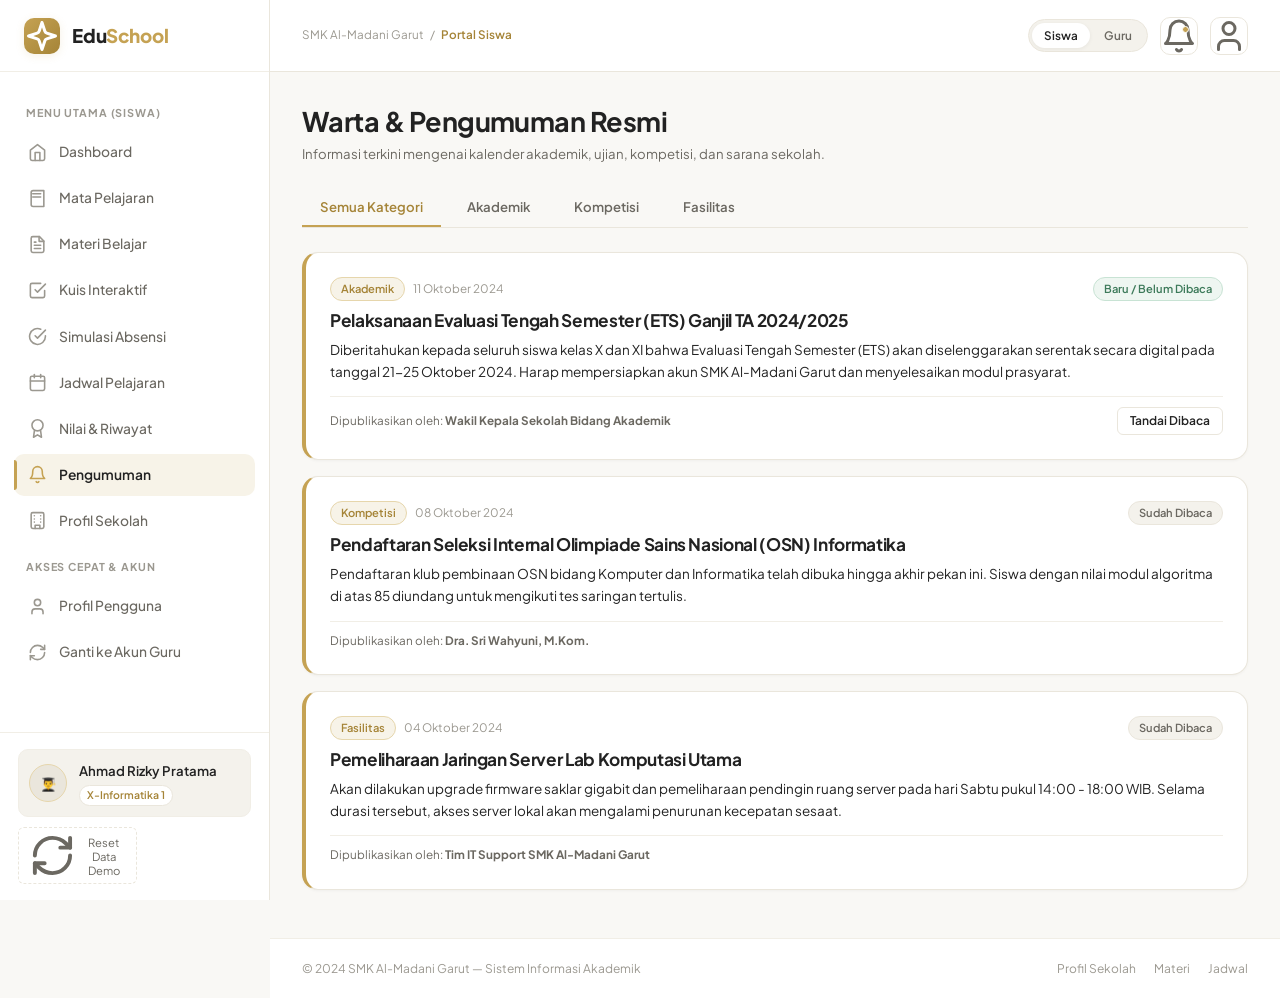
<file: pengumuman.html>
<!DOCTYPE html>
<html lang="id">
<head>
  <meta charset="UTF-8">
  <meta name="viewport" content="width=device-width, initial-scale=1.0">
  <title>Warta & Pengumuman — SMK Al-Madani Garut</title>
  <meta name="description" content="Pusat informasi dan pengumuman resmi sekolah untuk siswa dan pendidik.">
  <link rel="stylesheet" href="css/style.css">
  <link rel="stylesheet" href="css/components.css">
  <link rel="stylesheet" href="css/responsive.css">
</head>
<body>

  <div class="sidebar-overlay" id="sidebar-overlay"></div>

  <div class="app-container">
    <aside class="app-sidebar" id="app-sidebar"></aside>

    <div class="app-main">
      <header class="app-topbar" id="app-topbar"></header>

      <main class="app-content">
        <!-- Header -->
        <div style="display: flex; justify-content: space-between; align-items: flex-start; margin-bottom: 24px; flex-wrap: wrap; gap: 14px;">
          <div>
            <h1 style="font-size: 1.8rem; margin-bottom: 4px;">Warta & Pengumuman Resmi</h1>
            <p style="font-size: 0.88rem; color: var(--text-muted);">
              Informasi terkini mengenai kalender akademik, ujian, kompetisi, dan sarana sekolah.
            </p>
          </div>
          <div>
            <button class="btn btn-primary" id="btn-add-announcement" onclick="AnnouncementManager.openAddModal()" style="display: none;">
              📢 Terbitkan Pengumuman Baru
            </button>
          </div>
        </div>

        <!-- Filter Kategori Tabs -->
        <div class="tab-nav" style="margin-bottom: 24px;">
          <button class="tab-btn tab-announcement-btn active" data-category="all" onclick="AnnouncementManager.filterCategory('all')">Semua Kategori</button>
          <button class="tab-btn tab-announcement-btn" data-category="Akademik" onclick="AnnouncementManager.filterCategory('Akademik')">Akademik</button>
          <button class="tab-btn tab-announcement-btn" data-category="Kompetisi" onclick="AnnouncementManager.filterCategory('Kompetisi')">Kompetisi</button>
          <button class="tab-btn tab-announcement-btn" data-category="Fasilitas" onclick="AnnouncementManager.filterCategory('Fasilitas')">Fasilitas</button>
        </div>

        <!-- List Pengumuman -->
        <div id="announcements-list-container">
          <!-- Rendered via announcement.js -->
        </div>
      </main>

      <footer class="app-footer">
        <div>&copy; 2024 SMK Al-Madani Garut — Sistem Informasi Akademik</div>
        <div class="app-footer-links">
          <a href="profil-sekolah.html">Profil Sekolah</a>
          <a href="materi.html">Materi</a>
          <a href="jadwal.html">Jadwal</a>
        </div>
      </footer>
    </div>
  </div>

  <!-- Modal Terbitkan Pengumuman (Guru) -->
  <div class="modal-backdrop" id="modal-announcement-form">
    <div class="modal-dialog">
      <div class="modal-header">
        <div class="modal-title">Terbitkan Pengumuman Baru</div>
        <button class="modal-close" onclick="closeModal('modal-announcement-form')">✕</button>
      </div>
      <form onsubmit="AnnouncementManager.saveAnnouncementForm(event)">
        <div class="modal-body">
          <div class="form-group">
            <label class="form-label">Judul Pengumuman <span class="required">*</span></label>
            <input type="text" id="form-anc-title" class="form-control" placeholder="Contoh: Jadwal Remedial Modul 04" required>
          </div>

          <div class="form-group">
            <label class="form-label">Kategori Informasi <span class="required">*</span></label>
            <select id="form-anc-category" class="form-control" required>
              <option value="Akademik">Akademik</option>
              <option value="Kompetisi">Kompetisi</option>
              <option value="Fasilitas">Fasilitas</option>
              <option value="Penting">Penting</option>
            </select>
          </div>

          <div class="form-group">
            <label class="form-label">Isi Warta Pengumuman <span class="required">*</span></label>
            <textarea id="form-anc-content" class="form-control" rows="5" placeholder="Tuliskan isi pengumuman secara lengkap dan jelas..." required></textarea>
          </div>
        </div>
        <div class="modal-footer">
          <button type="button" class="btn btn-outline" onclick="closeModal('modal-announcement-form')">Batal</button>
          <button type="submit" class="btn btn-primary">Publikasikan Sekarang</button>
        </div>
      </form>
    </div>
  </div>

  <div id="toast-container" class="toast-container"></div>

  <script src="js/data.js"></script>
  <script src="js/storage.js"></script>
  <script src="js/auth.js"></script>
  <script src="js/app.js"></script>
  <script src="js/announcement.js"></script>
  <script>
    AnnouncementManager.init();
  </script>
</body>
</html>
</file>
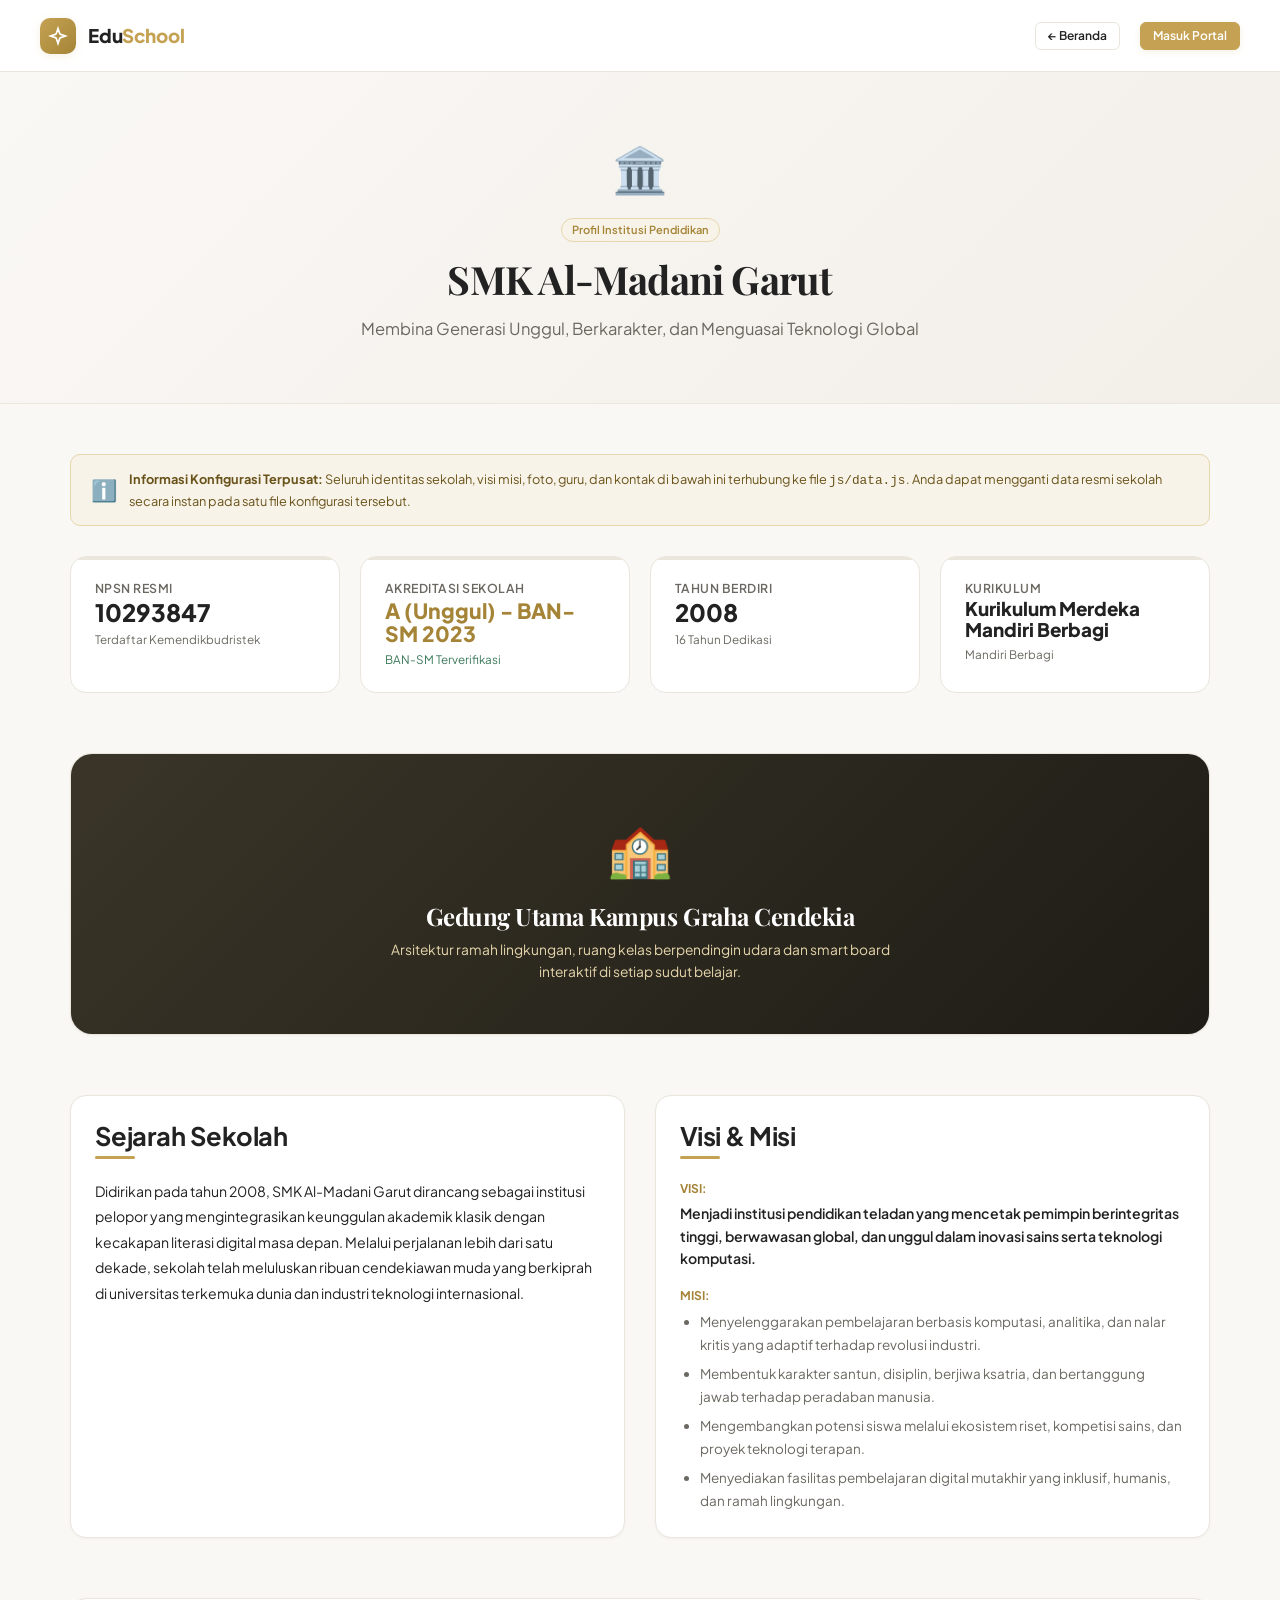
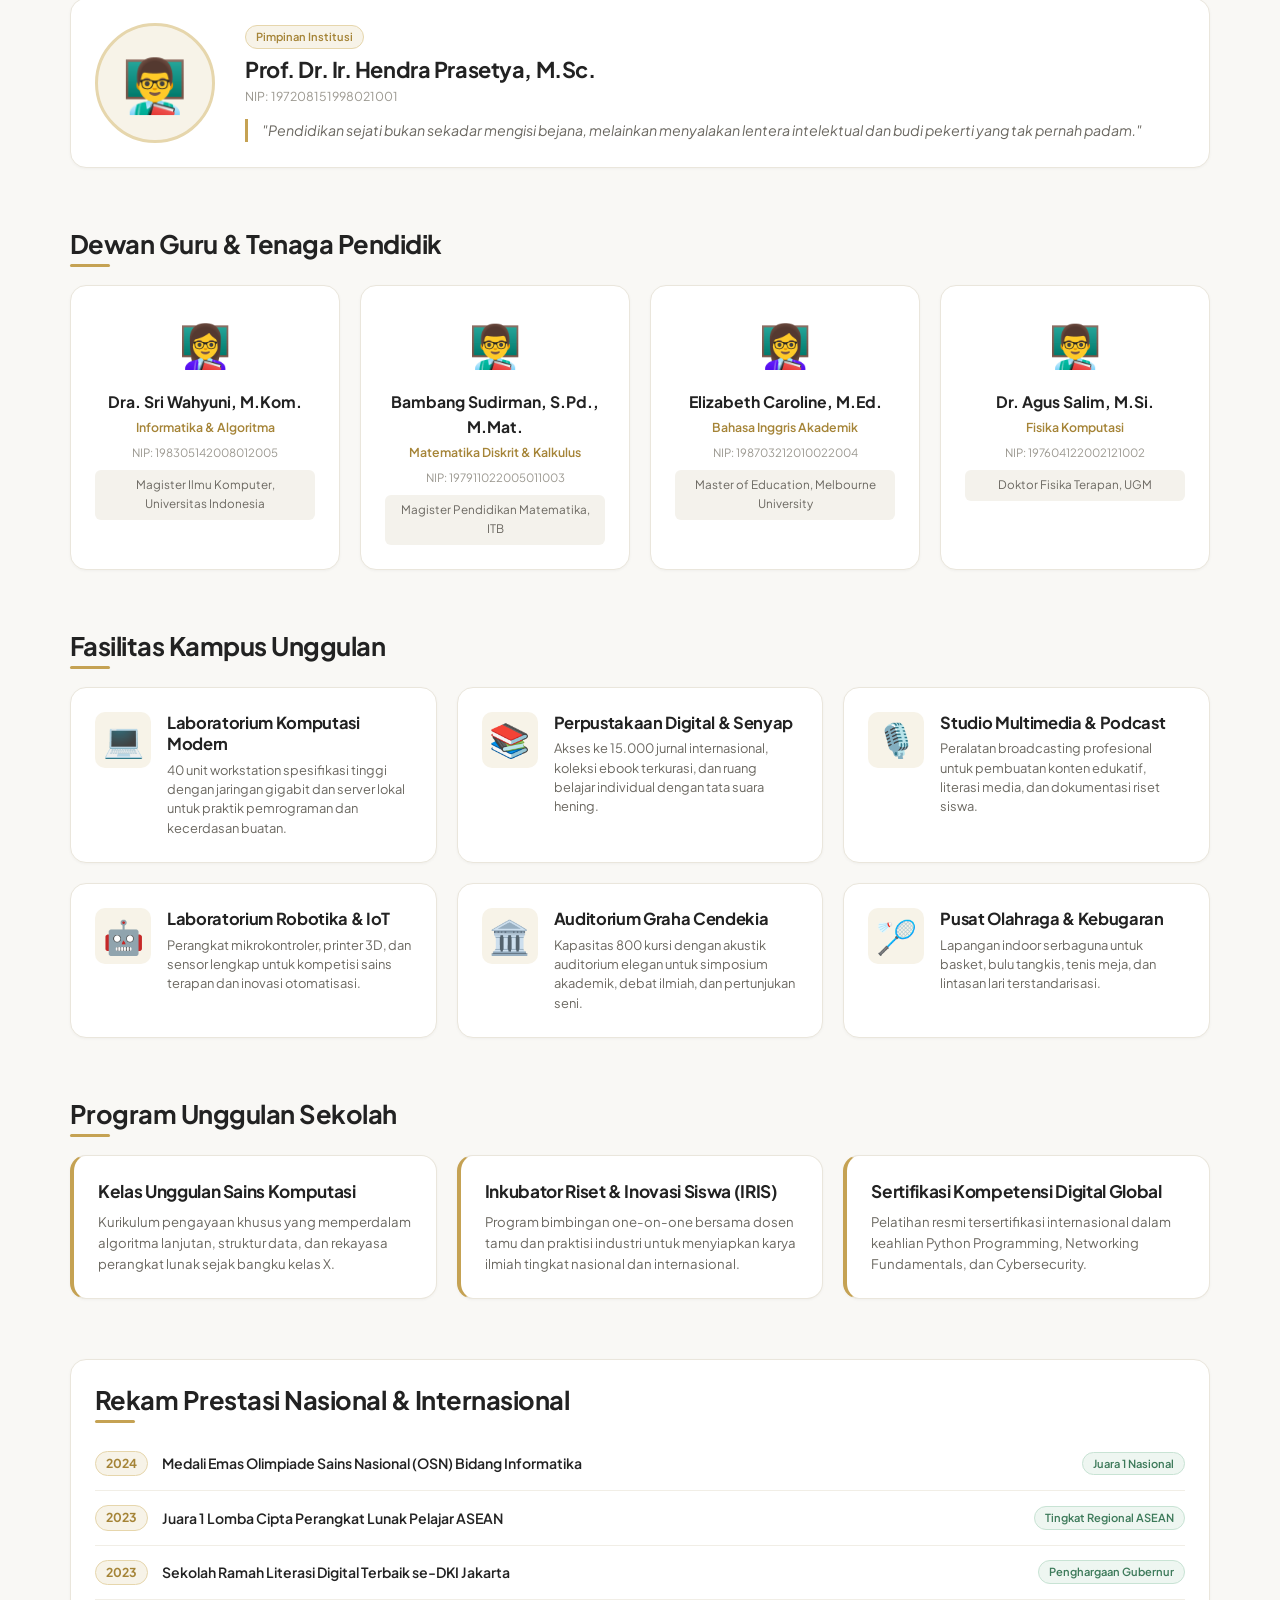
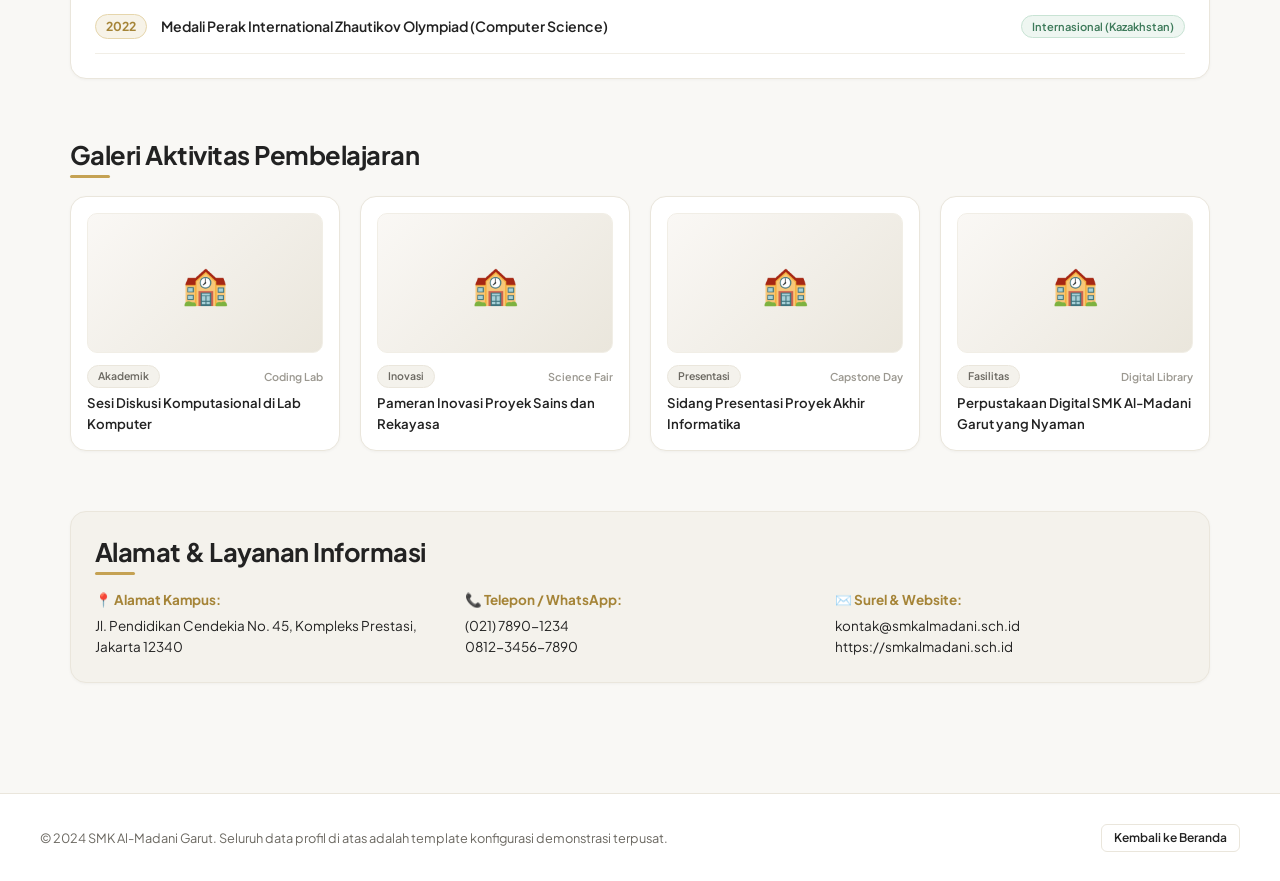
<file: profil-sekolah.html>
<!DOCTYPE html>
<html lang="id">
<head>
  <meta charset="UTF-8">
  <meta name="viewport" content="width=device-width, initial-scale=1.0">
  <title>Profil Sekolah — SMK Al-Madani Garut</title>
  <meta name="description" content="Profil resmi SMK Al-Madani Garut: Sejarah, Visi Misi, Kepala Sekolah, Pendidik, Fasilitas, Prestasi, dan Kontak.">
  <link rel="stylesheet" href="css/style.css">
  <link rel="stylesheet" href="css/components.css">
  <link rel="stylesheet" href="css/responsive.css">
  <style>
    .ps-hero {
      background: linear-gradient(135deg, #FAF8F5, #F2EFE9);
      border-bottom: 1px solid var(--border-color);
      padding: 60px 40px;
      text-align: center;
    }

    .ps-container {
      max-width: 1200px;
      margin: 0 auto;
      padding: 50px 30px;
    }

    .ps-section {
      margin-bottom: 60px;
    }

    .ps-section-title {
      font-size: 1.7rem;
      color: var(--text-dark);
      margin-bottom: 12px;
      position: relative;
      display: inline-block;
    }

    .ps-section-title::after {
      content: '';
      position: absolute;
      bottom: -6px;
      left: 0;
      width: 40px;
      height: 3px;
      background: var(--gold-primary);
      border-radius: var(--radius-pill);
    }

    .ps-banner-notice {
      background: var(--gold-subtle);
      border: 1px solid var(--gold-light);
      border-radius: var(--radius-md);
      padding: 14px 20px;
      font-size: 0.85rem;
      color: #6A531A;
      margin-bottom: 30px;
      display: flex;
      align-items: center;
      gap: 12px;
    }
  </style>
</head>
<body>

  <!-- Top Navigation Bar -->
  <header style="background: #FFFFFF; border-bottom: 1px solid var(--border-color); padding: 0 40px; height: 72px; display: flex; align-items: center; justify-content: space-between; position: sticky; top: 0; z-index: 100;">
    <a href="index.html" class="brand-logo">
      <div class="brand-mark">
        <svg viewBox="0 0 24 24" width="20" height="20" fill="none" stroke="currentColor" stroke-width="2"><path d="m12 3-1.912 5.813a2 2 0 0 1-1.275 1.275L3 12l5.813 1.912a2 2 0 0 1 1.275 1.275L12 21l1.912-5.813a2 2 0 0 1 1.275-1.275L21 12l-5.813-1.912a2 2 0 0 1-1.275-1.275L12 3Z"/></svg>
      </div>
      <span class="brand-text">Edu<span>School</span></span>
    </a>

    <div style="display: flex; align-items: center; gap: 20px;">
      <a href="index.html" class="btn btn-outline btn-sm">← Beranda</a>
      <a href="login.html" class="btn btn-primary btn-sm">Masuk Portal</a>
    </div>
  </header>

  <!-- Banner Hero Profil -->
  <div class="ps-hero">
    <div style="max-width: 800px; margin: 0 auto;">
      <div style="font-size: 3rem; margin-bottom: 12px;">🏛️</div>
      <span class="badge badge-gold" style="margin-bottom: 12px;">Profil Institusi Pendidikan</span>
      <h1 id="sp-name" style="font-family: var(--font-serif); font-size: 2.6rem; margin-bottom: 12px; color: var(--text-dark);">
        SMK Al-Madani Garut
      </h1>
      <p id="sp-tagline" style="font-size: 1.1rem; color: var(--text-muted); line-height: 1.6;">
        Membina Generasi Unggul, Berkarakter, dan Menguasai Teknologi Global
      </p>
    </div>
  </div>

  <main class="ps-container">
    <!-- Notice Placeholder Terpusat -->
    <div class="ps-banner-notice">
      <span style="font-size: 1.4rem;">ℹ️</span>
      <div>
        <strong>Informasi Konfigurasi Terpusat:</strong> Seluruh identitas sekolah, visi misi, foto, guru, dan kontak di bawah ini terhubung ke file <code>js/data.js</code>. Anda dapat mengganti data resmi sekolah secara instan pada satu file konfigurasi tersebut.
      </div>
    </div>

    <!-- Identitas Formal Sekolah -->
    <section class="ps-section">
      <div class="stat-grid" style="grid-template-columns: repeat(auto-fit, minmax(220px, 1fr));">
        <div class="stat-card">
          <div class="stat-label">NPSN Resmi</div>
          <div class="stat-value" id="sp-npsn" style="font-size: 1.6rem;">10293847</div>
          <div class="stat-trend">Terdaftar Kemendikbudristek</div>
        </div>
        <div class="stat-card">
          <div class="stat-label">Akreditasi Sekolah</div>
          <div class="stat-value" id="sp-accreditation" style="font-size: 1.4rem; color: var(--gold-dark);">A (Unggul)</div>
          <div class="stat-trend positive">BAN-SM Terverifikasi</div>
        </div>
        <div class="stat-card">
          <div class="stat-label">Tahun Berdiri</div>
          <div class="stat-value" id="sp-founded" style="font-size: 1.6rem;">2008</div>
          <div class="stat-trend">16 Tahun Dedikasi</div>
        </div>
        <div class="stat-card">
          <div class="stat-label">Kurikulum</div>
          <div class="stat-value" id="sp-curriculum" style="font-size: 1.25rem;">Kurikulum Merdeka</div>
          <div class="stat-trend">Mandiri Berbagi</div>
        </div>
      </div>
    </section>

    <!-- Fasad Gedung & Lingkungan Sekolah -->
    <section class="ps-section">
      <div class="card" style="padding: 0; overflow: hidden; border-radius: var(--radius-xl);">
        <div style="height: 280px; background: linear-gradient(135deg, #3A3528, #1E1C16); color: #FFFFFF; display: flex; flex-direction: column; align-items: center; justify-content: center; text-align: center; padding: 30px;">
          <div style="font-size: 3.5rem; margin-bottom: 12px;">🏫</div>
          <h3 style="font-size: 1.6rem; color: #FFFFFF; font-family: var(--font-serif); margin-bottom: 6px;">
            Gedung Utama Kampus Graha Cendekia
          </h3>
          <p style="color: var(--gold-light); font-size: 0.92rem; max-width: 500px;">
            Arsitektur ramah lingkungan, ruang kelas berpendingin udara dan smart board interaktif di setiap sudut belajar.
          </p>
        </div>
      </div>
    </section>

    <!-- Sejarah, Visi & Misi -->
    <section class="ps-section">
      <div style="display: grid; grid-template-columns: 1fr 1fr; gap: 30px;">
        <div class="card">
          <h3 class="ps-section-title">Sejarah Sekolah</h3>
          <p id="sp-history" style="font-size: 0.94rem; line-height: 1.8; color: var(--text-dark); margin-top: 14px;">
            Didirikan pada tahun 2008...
          </p>
        </div>

        <div class="card">
          <h3 class="ps-section-title">Visi & Misi</h3>
          <div style="margin-top: 14px;">
            <div style="font-size: 0.8rem; font-weight: 700; color: var(--gold-dark); text-transform: uppercase; margin-bottom: 4px;">Visi:</div>
            <p id="sp-vision" style="font-size: 0.94rem; font-weight: 600; color: var(--text-dark); margin-bottom: 16px; line-height: 1.6;">
              Menjadi institusi pendidikan teladan...
            </p>

            <div style="font-size: 0.8rem; font-weight: 700; color: var(--gold-dark); text-transform: uppercase; margin-bottom: 6px;">Misi:</div>
            <ul id="sp-mission-list" style="padding-left: 20px; font-size: 0.9rem; line-height: 1.7; color: var(--text-muted); display: flex; flex-direction: column; gap: 6px;">
            </ul>
          </div>
        </div>
      </div>
    </section>

    <!-- Kepala Sekolah -->
    <section class="ps-section">
      <div class="card" style="display: flex; align-items: center; gap: 30px; flex-wrap: wrap;">
        <div style="width: 120px; height: 120px; border-radius: 50%; background: var(--gold-subtle); border: 3px solid var(--gold-light); display: flex; align-items: center; justify-content: center; font-size: 3.5rem; flex-shrink: 0;">
          👨‍🏫
        </div>
        <div style="flex: 1; min-width: 260px;">
          <span class="badge badge-gold" style="margin-bottom: 6px;">Pimpinan Institusi</span>
          <h3 id="sp-hm-name" style="font-size: 1.45rem; color: var(--text-dark); margin-bottom: 4px;">
            Prof. Dr. Ir. Hendra Prasetya, M.Sc.
          </h3>
          <div id="sp-hm-nip" style="font-size: 0.82rem; color: var(--text-light); margin-bottom: 12px;">
            NIP: 197208151998021001
          </div>
          <p id="sp-hm-quote" style="font-style: italic; color: var(--text-muted); font-size: 0.95rem; border-left: 3px solid var(--gold-primary); padding-left: 14px; line-height: 1.6;">
            "Pendidikan sejati bukan sekadar mengisi bejana..."
          </p>
        </div>
      </div>
    </section>

    <!-- Guru & Tenaga Pendidik -->
    <section class="ps-section">
      <h3 class="ps-section-title" style="margin-bottom: 24px;">Dewan Guru & Tenaga Pendidik</h3>
      <div id="sp-teachers-grid" style="display: grid; grid-template-columns: repeat(auto-fit, minmax(240px, 1fr)); gap: 20px;">
      </div>
    </section>

    <!-- Fasilitas Sekolah -->
    <section class="ps-section">
      <h3 class="ps-section-title" style="margin-bottom: 24px;">Fasilitas Kampus Unggulan</h3>
      <div id="sp-facilities-grid" style="display: grid; grid-template-columns: repeat(auto-fit, minmax(320px, 1fr)); gap: 20px;">
      </div>
    </section>

    <!-- Program Unggulan -->
    <section class="ps-section">
      <h3 class="ps-section-title" style="margin-bottom: 24px;">Program Unggulan Sekolah</h3>
      <div id="sp-programs-grid" style="display: grid; grid-template-columns: repeat(auto-fit, minmax(300px, 1fr)); gap: 20px;">
      </div>
    </section>

    <!-- Prestasi Sekolah -->
    <section class="ps-section">
      <div class="card">
        <h3 class="ps-section-title" style="margin-bottom: 20px;">Rekam Prestasi Nasional & Internasional</h3>
        <div id="sp-achievements-list"></div>
      </div>
    </section>

    <!-- Galeri Kegiatan -->
    <section class="ps-section">
      <h3 class="ps-section-title" style="margin-bottom: 24px;">Galeri Aktivitas Pembelajaran</h3>
      <div id="sp-gallery-grid" style="display: grid; grid-template-columns: repeat(auto-fit, minmax(240px, 1fr)); gap: 20px;">
      </div>
    </section>

    <!-- Kontak & Alamat Sekolah -->
    <section class="ps-section">
      <div class="card" style="background: var(--bg-subtle);">
        <h3 class="ps-section-title" style="margin-bottom: 20px;">Alamat & Layanan Informasi</h3>
        <div style="display: grid; grid-template-columns: repeat(auto-fit, minmax(220px, 1fr)); gap: 20px; font-size: 0.9rem;">
          <div>
            <div style="font-weight: 700; color: var(--gold-dark); margin-bottom: 4px;">📍 Alamat Kampus:</div>
            <div id="sp-contact-address" style="color: var(--text-dark); line-height: 1.6;">-</div>
          </div>
          <div>
            <div style="font-weight: 700; color: var(--gold-dark); margin-bottom: 4px;">📞 Telepon / WhatsApp:</div>
            <div id="sp-contact-phone" style="color: var(--text-dark);">-</div>
            <div id="sp-contact-wa" style="color: var(--text-dark);">-</div>
          </div>
          <div>
            <div style="font-weight: 700; color: var(--gold-dark); margin-bottom: 4px;">✉️ Surel & Website:</div>
            <div id="sp-contact-email" style="color: var(--text-dark);">-</div>
            <div id="sp-contact-web" style="color: var(--text-dark);">-</div>
          </div>
        </div>
      </div>
    </section>
  </main>

  <!-- Footer -->
  <footer style="background: #FFFFFF; border-top: 1px solid var(--border-color); padding: 30px 40px; text-align: center; font-size: 0.85rem; color: var(--text-muted);">
    <div style="max-width: 1200px; margin: 0 auto; display: flex; justify-content: space-between; align-items: center; flex-wrap: gap: 14px;">
      <div>&copy; 2024 SMK Al-Madani Garut. Seluruh data profil di atas adalah template konfigurasi demonstrasi terpusat.</div>
      <a href="index.html" class="btn btn-outline btn-sm">Kembali ke Beranda</a>
    </div>
  </footer>

  <script src="js/data.js"></script>
  <script src="js/storage.js"></script>
  <script src="js/auth.js"></script>
  <script src="js/school-profile.js"></script>
  <script>
    SchoolProfile.init();
  </script>
</body>
</html>
</file>
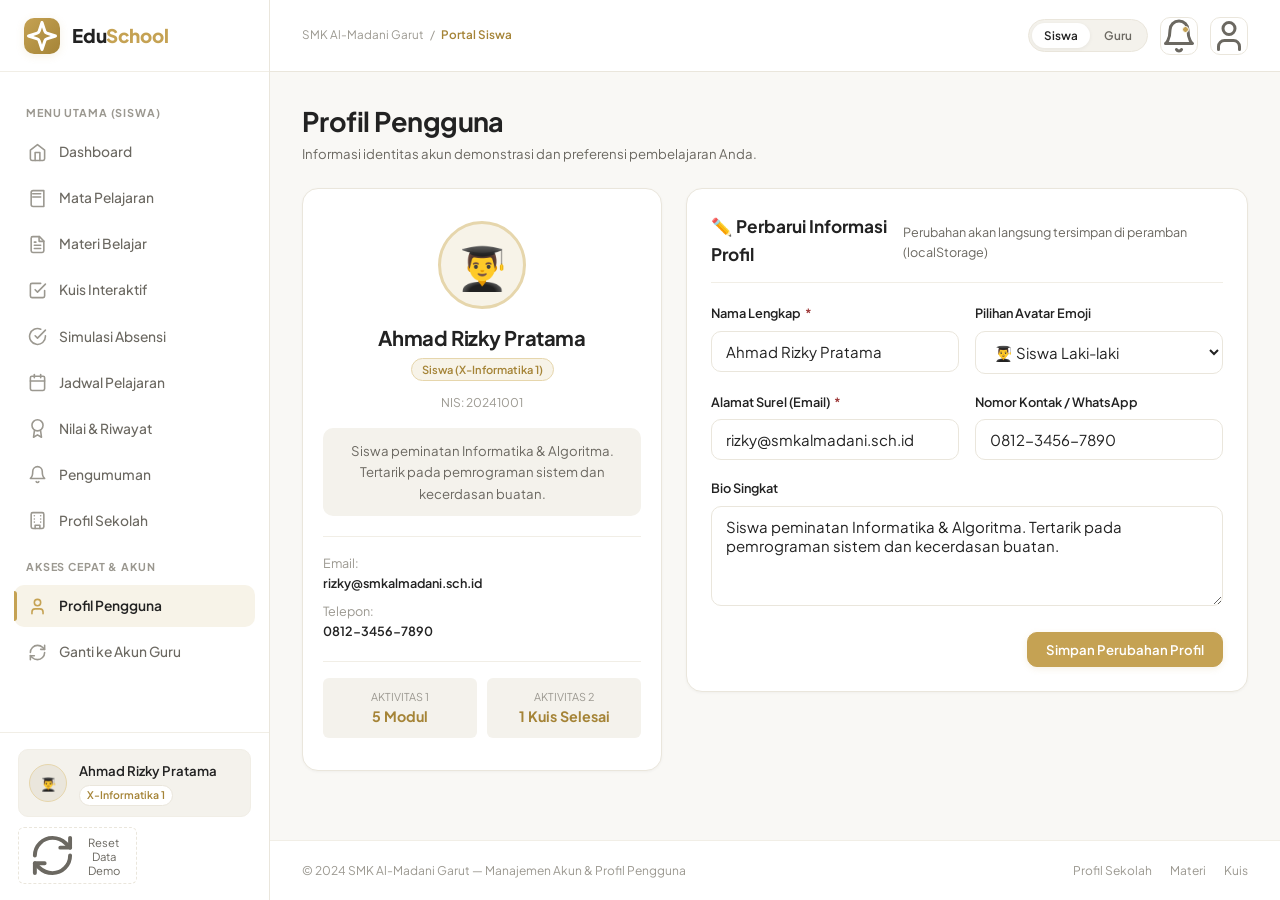
<file: profil.html>
<!DOCTYPE html>
<html lang="id">
<head>
  <meta charset="UTF-8">
  <meta name="viewport" content="width=device-width, initial-scale=1.0">
  <title>Profil Pengguna — SMK Al-Madani Garut</title>
  <meta name="description" content="Manajemen informasi akun demonstrasi pengguna SMK Al-Madani Garut.">
  <link rel="stylesheet" href="css/style.css">
  <link rel="stylesheet" href="css/components.css">
  <link rel="stylesheet" href="css/responsive.css">
</head>
<body>

  <div class="sidebar-overlay" id="sidebar-overlay"></div>

  <div class="app-container">
    <aside class="app-sidebar" id="app-sidebar"></aside>

    <div class="app-main">
      <header class="app-topbar" id="app-topbar"></header>

      <main class="app-content">
        <!-- Header -->
        <div style="margin-bottom: 24px;">
          <h1 style="font-size: 1.8rem; margin-bottom: 4px;">Profil Pengguna</h1>
          <p style="font-size: 0.88rem; color: var(--text-muted);">
            Informasi identitas akun demonstrasi dan preferensi pembelajaran Anda.
          </p>
        </div>

        <!-- 2 Kolom Layout: Tampilan Profil & Form Edit -->
        <div style="display: grid; grid-template-columns: 360px 1fr; gap: 24px; align-items: flex-start;">
          
          <!-- Kartu Info Profil -->
          <div class="card" style="text-align: center; padding: 32px 20px;">
            <div id="profile-display-avatar" style="width: 88px; height: 88px; border-radius: 50%; background: var(--gold-subtle); border: 3px solid var(--gold-light); display: flex; align-items: center; justify-content: center; font-size: 2.8rem; margin: 0 auto 16px;">
              👨‍🎓
            </div>

            <h2 id="profile-display-name" style="font-size: 1.35rem; color: var(--text-dark); margin-bottom: 4px;">
              Nama Pengguna
            </h2>
            <div id="profile-display-role" class="badge badge-gold" style="margin-bottom: 12px;">
              Peran Akun
            </div>
            <div id="profile-display-id" style="font-size: 0.8rem; color: var(--text-light); margin-bottom: 16px;">
              ID / NIS
            </div>

            <p id="profile-display-bio" style="font-size: 0.88rem; color: var(--text-muted); line-height: 1.6; padding: 12px; background: var(--bg-subtle); border-radius: var(--radius-md); margin-bottom: 20px;">
              Bio deskripsi...
            </p>

            <div style="border-top: 1px solid var(--border-subtle); padding-top: 16px; text-align: left; font-size: 0.84rem; display: flex; flex-direction: column; gap: 8px;">
              <div>
                <span style="color: var(--text-light);">Email:</span>
                <div id="profile-display-email" style="font-weight: 600; color: var(--text-dark);">-</div>
              </div>
              <div>
                <span style="color: var(--text-light);">Telepon:</span>
                <div id="profile-display-phone" style="font-weight: 600; color: var(--text-dark);">-</div>
              </div>
            </div>

            <!-- Rekap Aktivitas -->
            <div style="display: grid; grid-template-columns: 1fr 1fr; gap: 10px; margin-top: 20px; border-top: 1px solid var(--border-subtle); padding-top: 16px;">
              <div style="background: var(--bg-subtle); padding: 10px; border-radius: var(--radius-sm);">
                <div style="font-size: 0.72rem; color: var(--text-light); text-transform: uppercase;">Aktivitas 1</div>
                <div id="profile-stat-activity-1" style="font-weight: 700; color: var(--gold-dark); font-size: 0.95rem;">-</div>
              </div>
              <div style="background: var(--bg-subtle); padding: 10px; border-radius: var(--radius-sm);">
                <div style="font-size: 0.72rem; color: var(--text-light); text-transform: uppercase;">Aktivitas 2</div>
                <div id="profile-stat-activity-2" style="font-weight: 700; color: var(--gold-dark); font-size: 0.95rem;">-</div>
              </div>
            </div>
          </div>

          <!-- Formulir Edit Profil -->
          <div class="card">
            <div class="card-header">
              <div class="card-title">✏️ Perbarui Informasi Profil</div>
              <div class="card-subtitle">Perubahan akan langsung tersimpan di peramban (localStorage)</div>
            </div>

            <form onsubmit="ProfileManager.saveProfile(event)">
              <div class="form-row">
                <div class="form-group">
                  <label class="form-label">Nama Lengkap <span class="required">*</span></label>
                  <input type="text" id="form-edit-name" class="form-control" required>
                </div>
                <div class="form-group">
                  <label class="form-label">Pilihan Avatar Emoji</label>
                  <select id="form-edit-avatar" class="form-control">
                    <option value="👨‍🎓">👨‍🎓 Siswa Laki-laki</option>
                    <option value="👩‍🎓">👩‍🎓 Siswi Perempuan</option>
                    <option value="👩‍🏫">👩‍🏫 Guru Wanita</option>
                    <option value="👨‍🏫">👨‍🏫 Guru Pria</option>
                    <option value="🧑‍💻">🧑‍💻 Programmer</option>
                    <option value="🎓">🎓 Toga Akademik</option>
                  </select>
                </div>
              </div>

              <div class="form-row">
                <div class="form-group">
                  <label class="form-label">Alamat Surel (Email) <span class="required">*</span></label>
                  <input type="email" id="form-edit-email" class="form-control" required>
                </div>
                <div class="form-group">
                  <label class="form-label">Nomor Kontak / WhatsApp</label>
                  <input type="text" id="form-edit-phone" class="form-control">
                </div>
              </div>

              <div class="form-group">
                <label class="form-label">Bio Singkat</label>
                <textarea id="form-edit-bio" class="form-control" rows="4" placeholder="Tuliskan bio atau minat peminatan akademik Anda..."></textarea>
              </div>

              <div style="display: flex; justify-content: flex-end; gap: 12px; margin-top: 20px;">
                <button type="submit" class="btn btn-primary">
                  Simpan Perubahan Profil
                </button>
              </div>
            </form>
          </div>

        </div>
      </main>

      <footer class="app-footer">
        <div>&copy; 2024 SMK Al-Madani Garut — Manajemen Akun & Profil Pengguna</div>
        <div class="app-footer-links">
          <a href="profil-sekolah.html">Profil Sekolah</a>
          <a href="materi.html">Materi</a>
          <a href="kuis.html">Kuis</a>
        </div>
      </footer>
    </div>
  </div>

  <div id="toast-container" class="toast-container"></div>

  <script src="js/data.js"></script>
  <script src="js/storage.js"></script>
  <script src="js/auth.js"></script>
  <script src="js/app.js"></script>
  <script src="js/profile.js"></script>
  <script>
    ProfileManager.init();
  </script>
</body>
</html>
</file>
<file: css/style.css>
/* ==========================================================================
   SMK AL-MADANI GARUT - DESIGN SYSTEM & CORE STYLES
   Visual Identity: Modern Minimalist, Elegant, Premium, Old-Money Touch
   Palette:
     --bg-main: #F9F8F5 (Off-white)
     --bg-card: #FFFFFF (White)
     --gold-primary: #C5A253 (Accent Gold)
     --gold-light: #E6D6AC (Soft Gold)
     --gold-subtle: #F6F1E3 (Subtle Tint)
     --text-dark: #222222 (Soft Black)
     --text-muted: #777777 (Secondary Grey)
     --text-light: #9B9890
     --border-color: #EAE6DC (Hairline Border)
     --border-subtle: #F0EDE5
   ========================================================================== */

@import url('https://fonts.googleapis.com/css2?family=Plus+Jakarta+Sans:wght@300;400;500;600;700;800&family=Playfair+Display:ital,wght@0,500;0,600;0,700;1,400&display=swap');

:root {
  /* Color Palette */
  --bg-main: #F9F8F5;
  --bg-card: #FFFFFF;
  --bg-elevated: #FFFFFF;
  --bg-subtle: #F4F2EC;
  
  --gold-primary: #C5A253;
  --gold-dark: #A58437;
  --gold-light: #E6D6AC;
  --gold-subtle: #F7F3E8;
  --gold-glow: rgba(197, 162, 83, 0.15);
  
  --text-dark: #222222;
  --text-muted: #6B6861;
  --text-light: #9B9890;
  --text-inverse: #FFFFFF;

  --border-color: #EAE6DC;
  --border-subtle: #F1EEE6;
  --border-focus: #C5A253;

  /* Semantic Feedback (Harmonized, Not Neon) */
  --success: #3D7A5A;
  --success-bg: #EEF6F1;
  --success-border: #C8E3D4;

  --warning: #B37D28;
  --warning-bg: #FDF7EB;
  --warning-border: #F3DEB2;

  --danger: #9E3A3A;
  --danger-bg: #FDF2F2;
  --danger-border: #F3C4C4;

  --info: #3B6D9E;
  --info-bg: #F0F6FC;
  --info-border: #CBE0F4;

  /* Typography */
  --font-sans: 'Plus Jakarta Sans', -apple-system, BlinkMacSystemFont, 'Segoe UI', Roboto, sans-serif;
  --font-serif: 'Playfair Display', Georgia, serif;

  /* Shadows - Soft, Elegant & Subtle */
  --shadow-sm: 0 1px 3px rgba(34, 34, 34, 0.04);
  --shadow-md: 0 4px 14px rgba(34, 34, 34, 0.06);
  --shadow-lg: 0 10px 28px rgba(34, 34, 34, 0.08);
  --shadow-hover: 0 8px 22px rgba(197, 162, 83, 0.12);

  /* Radius */
  --radius-sm: 6px;
  --radius-md: 10px;
  --radius-lg: 16px;
  --radius-xl: 22px;
  --radius-pill: 9999px;

  /* Layout */
  --sidebar-width: 270px;
  --topbar-height: 72px;
  --transition: all 0.22s cubic-bezier(0.16, 1, 0.3, 1);
}

/* Base Reset */
*, *::before, *::after {
  box-sizing: border-box;
  margin: 0;
  padding: 0;
}

html {
  font-size: 15px;
  scroll-behavior: smooth;
  -webkit-font-smoothing: antialiased;
  -moz-osx-font-smoothing: grayscale;
}

body {
  font-family: var(--font-sans);
  background-color: var(--bg-main);
  color: var(--text-dark);
  line-height: 1.6;
  min-height: 100vh;
  display: flex;
  flex-direction: column;
}

/* Typography Defaults */
h1, h2, h3, h4, h5, h6 {
  color: var(--text-dark);
  font-weight: 700;
  line-height: 1.3;
  letter-spacing: -0.02em;
}

h1 { font-size: 2.1rem; }
h2 { font-size: 1.7rem; }
h3 { font-size: 1.35rem; }
h4 { font-size: 1.15rem; }

p {
  color: var(--text-muted);
}

a {
  color: inherit;
  text-decoration: none;
  transition: var(--transition);
}

img {
  max-width: 100%;
  display: block;
}

button, input, select, textarea {
  font-family: inherit;
  font-size: inherit;
}

/* App Shell (Dashboard Layout) */
.app-container {
  display: flex;
  min-height: 100vh;
  background-color: var(--bg-main);
}

/* Sidebar Navigation */
.app-sidebar {
  width: var(--sidebar-width);
  background-color: var(--bg-card);
  border-right: 1px solid var(--border-color);
  display: flex;
  flex-direction: column;
  position: fixed;
  top: 0;
  bottom: 0;
  left: 0;
  z-index: 100;
  transition: transform 0.3s cubic-bezier(0.16, 1, 0.3, 1);
}

.sidebar-header {
  height: var(--topbar-height);
  padding: 0 24px;
  display: flex;
  align-items: center;
  justify-content: space-between;
  border-bottom: 1px solid var(--border-subtle);
}

.brand-logo {
  display: flex;
  align-items: center;
  gap: 12px;
  font-weight: 800;
  font-size: 1.25rem;
  letter-spacing: -0.01em;
  color: var(--text-dark);
}

.brand-mark {
  width: 36px;
  height: 36px;
  border-radius: var(--radius-md);
  background: linear-gradient(135deg, var(--gold-primary), #A58437);
  display: flex;
  align-items: center;
  justify-content: center;
  color: #FFFFFF;
  box-shadow: 0 2px 8px var(--gold-glow);
}

.brand-text span {
  color: var(--gold-primary);
}

.sidebar-nav {
  flex: 1;
  overflow-y: auto;
  padding: 20px 14px;
  display: flex;
  flex-direction: column;
  gap: 4px;
}

.nav-section-title {
  font-size: 0.72rem;
  text-transform: uppercase;
  letter-spacing: 0.08em;
  font-weight: 700;
  color: var(--text-light);
  padding: 12px 12px 6px;
}

.nav-item {
  display: flex;
  align-items: center;
  gap: 12px;
  padding: 10px 14px;
  border-radius: var(--radius-md);
  font-size: 0.92rem;
  font-weight: 500;
  color: var(--text-muted);
  transition: var(--transition);
  position: relative;
}

.nav-item:hover {
  background-color: var(--gold-subtle);
  color: var(--text-dark);
}

.nav-item.active {
  background-color: var(--gold-subtle);
  color: var(--text-dark);
  font-weight: 600;
}

.nav-item.active::before {
  content: '';
  position: absolute;
  left: 0;
  top: 6px;
  bottom: 6px;
  width: 3px;
  background-color: var(--gold-primary);
  border-radius: 0 var(--radius-sm) var(--radius-sm) 0;
}

.nav-item svg {
  width: 19px;
  height: 19px;
  color: var(--text-light);
  transition: var(--transition);
  flex-shrink: 0;
}

.nav-item:hover svg,
.nav-item.active svg {
  color: var(--gold-primary);
}

.nav-badge {
  margin-left: auto;
  font-size: 0.72rem;
  padding: 2px 7px;
  border-radius: var(--radius-pill);
  background-color: var(--gold-light);
  color: var(--text-dark);
  font-weight: 600;
}

.sidebar-footer {
  padding: 16px 18px;
  border-top: 1px solid var(--border-subtle);
  background: var(--bg-card);
}

.user-snippet {
  display: flex;
  align-items: center;
  gap: 12px;
  padding: 10px;
  border-radius: var(--radius-md);
  background: var(--bg-subtle);
  border: 1px solid var(--border-subtle);
  cursor: pointer;
  transition: var(--transition);
}

.user-snippet:hover {
  border-color: var(--gold-light);
}

.user-avatar {
  width: 38px;
  height: 38px;
  border-radius: var(--radius-pill);
  background: #EAE6DC;
  display: flex;
  align-items: center;
  justify-content: center;
  font-weight: 700;
  color: var(--gold-dark);
  font-size: 0.88rem;
  border: 1.5px solid var(--gold-light);
  overflow: hidden;
  flex-shrink: 0;
}

.user-avatar img {
  width: 100%;
  height: 100%;
  object-fit: cover;
}

.user-meta {
  flex: 1;
  min-width: 0;
}

.user-name {
  font-size: 0.88rem;
  font-weight: 600;
  color: var(--text-dark);
  white-space: nowrap;
  overflow: hidden;
  text-overflow: ellipsis;
}

.user-role-badge {
  display: inline-block;
  font-size: 0.7rem;
  padding: 1px 7px;
  border-radius: var(--radius-pill);
  background: #FFFFFF;
  border: 1px solid var(--border-color);
  color: var(--gold-dark);
  font-weight: 600;
}

/* Main Area */
.app-main {
  flex: 1;
  margin-left: var(--sidebar-width);
  min-width: 0;
  display: flex;
  flex-direction: column;
  min-height: 100vh;
}

/* Topbar Header */
.app-topbar {
  height: var(--topbar-height);
  background-color: rgba(255, 255, 255, 0.92);
  backdrop-filter: blur(12px);
  -webkit-backdrop-filter: blur(12px);
  border-bottom: 1px solid var(--border-color);
  position: sticky;
  top: 0;
  z-index: 90;
  padding: 0 32px;
  display: flex;
  align-items: center;
  justify-content: space-between;
}

.topbar-left {
  display: flex;
  align-items: center;
  gap: 16px;
}

.page-title-group h1 {
  font-size: 1.35rem;
  font-weight: 700;
  color: var(--text-dark);
}

.page-breadcrumb {
  font-size: 0.78rem;
  color: var(--text-light);
  display: flex;
  align-items: center;
  gap: 6px;
}

.topbar-actions {
  display: flex;
  align-items: center;
  gap: 12px;
}

.topbar-btn {
  width: 38px;
  height: 38px;
  border-radius: var(--radius-md);
  border: 1px solid var(--border-color);
  background-color: var(--bg-card);
  display: flex;
  align-items: center;
  justify-content: center;
  color: var(--text-muted);
  cursor: pointer;
  transition: var(--transition);
  position: relative;
}

.topbar-btn:hover {
  border-color: var(--gold-primary);
  color: var(--gold-primary);
}

.topbar-btn .dot-indicator {
  position: absolute;
  top: 8px;
  right: 8px;
  width: 7px;
  height: 7px;
  background-color: var(--gold-primary);
  border-radius: 50%;
  border: 1.5px solid var(--bg-card);
}

.role-switcher-pill {
  display: flex;
  align-items: center;
  background-color: var(--bg-subtle);
  border: 1px solid var(--border-color);
  border-radius: var(--radius-pill);
  padding: 3px;
  gap: 2px;
}

.role-tab-btn {
  border: none;
  background: transparent;
  padding: 5px 12px;
  font-size: 0.78rem;
  font-weight: 600;
  color: var(--text-muted);
  border-radius: var(--radius-pill);
  cursor: pointer;
  transition: var(--transition);
}

.role-tab-btn.active {
  background-color: #FFFFFF;
  color: var(--text-dark);
  box-shadow: 0 1px 4px rgba(0, 0, 0, 0.06);
}

/* Content Area */
.app-content {
  flex: 1;
  padding: 32px;
  max-width: 1400px;
  width: 100%;
  margin: 0 auto;
}

/* Footer in App Shell */
.app-footer {
  padding: 20px 32px;
  border-top: 1px solid var(--border-subtle);
  display: flex;
  align-items: center;
  justify-content: space-between;
  font-size: 0.8rem;
  color: var(--text-light);
  background: var(--bg-card);
}

.app-footer-links {
  display: flex;
  gap: 18px;
}

.app-footer-links a:hover {
  color: var(--gold-primary);
}

/* Mobile Sidebar Toggle Button */
.mobile-toggle {
  display: none;
  background: none;
  border: none;
  cursor: pointer;
  color: var(--text-dark);
}

.sidebar-overlay {
  display: none;
  position: fixed;
  inset: 0;
  background-color: rgba(34, 34, 34, 0.4);
  backdrop-filter: blur(3px);
  z-index: 95;
}

/* Global Reset Demo Data Pill */
.btn-reset-demo {
  background: none;
  border: 1px dashed var(--border-color);
  color: var(--text-muted);
  padding: 4px 10px;
  border-radius: var(--radius-sm);
  font-size: 0.75rem;
  cursor: pointer;
  display: inline-flex;
  align-items: center;
  gap: 6px;
  transition: var(--transition);
}

.btn-reset-demo:hover {
  border-color: var(--warning);
  color: var(--warning);
  background-color: var(--warning-bg);
}
</file>
<file: css/components.css>
/* ==========================================================================
   SMK AL-MADANI GARUT - UI COMPONENTS SYSTEM
   Clean, Modern Minimalist, Old-Money Polish, Consistent & Accessible
   ========================================================================== */

/* Cards & Surfaces */
.card {
  background-color: var(--bg-card);
  border: 1px solid var(--border-color);
  border-radius: var(--radius-lg);
  padding: 24px;
  box-shadow: var(--shadow-sm);
  transition: var(--transition);
}

.card:hover {
  border-color: rgba(197, 162, 83, 0.4);
}

.card-header {
  display: flex;
  align-items: center;
  justify-content: space-between;
  margin-bottom: 20px;
  padding-bottom: 14px;
  border-bottom: 1px solid var(--border-subtle);
}

.card-title {
  font-size: 1.15rem;
  font-weight: 700;
  color: var(--text-dark);
  display: flex;
  align-items: center;
  gap: 10px;
}

.card-subtitle {
  font-size: 0.84rem;
  color: var(--text-muted);
  margin-top: 3px;
}

/* Stat Cards (Bento metrics) */
.stat-grid {
  display: grid;
  grid-template-columns: repeat(auto-fit, minmax(230px, 1fr));
  gap: 20px;
  margin-bottom: 28px;
}

.stat-card {
  background: var(--bg-card);
  border: 1px solid var(--border-color);
  border-radius: var(--radius-lg);
  padding: 22px 24px;
  position: relative;
  overflow: hidden;
  transition: var(--transition);
}

.stat-card::after {
  content: '';
  position: absolute;
  top: 0;
  left: 0;
  width: 100%;
  height: 3px;
  background: var(--border-color);
  transition: var(--transition);
}

.stat-card:hover {
  transform: translateY(-2px);
  box-shadow: var(--shadow-md);
  border-color: var(--gold-light);
}

.stat-card:hover::after {
  background: var(--gold-primary);
}

.stat-header {
  display: flex;
  align-items: center;
  justify-content: space-between;
  margin-bottom: 12px;
}

.stat-icon {
  width: 44px;
  height: 44px;
  border-radius: var(--radius-md);
  background: var(--gold-subtle);
  color: var(--gold-dark);
  display: flex;
  align-items: center;
  justify-content: center;
}

.stat-label {
  font-size: 0.82rem;
  font-weight: 600;
  color: var(--text-muted);
  text-transform: uppercase;
  letter-spacing: 0.04em;
}

.stat-value {
  font-size: 2rem;
  font-weight: 800;
  color: var(--text-dark);
  line-height: 1.1;
  margin-bottom: 6px;
}

.stat-trend {
  font-size: 0.78rem;
  color: var(--text-muted);
  display: flex;
  align-items: center;
  gap: 4px;
}

.stat-trend.positive {
  color: var(--success);
}

/* Buttons */
.btn {
  display: inline-flex;
  align-items: center;
  justify-content: center;
  gap: 8px;
  padding: 10px 18px;
  font-size: 0.88rem;
  font-weight: 600;
  border-radius: var(--radius-md);
  border: 1px solid transparent;
  cursor: pointer;
  transition: var(--transition);
  white-space: nowrap;
  line-height: 1;
}

.btn-sm {
  padding: 7px 12px;
  font-size: 0.8rem;
  border-radius: var(--radius-sm);
}

.btn-lg {
  padding: 14px 26px;
  font-size: 1rem;
  border-radius: var(--radius-lg);
}

.btn-primary {
  background-color: var(--gold-primary);
  color: #FFFFFF;
  border-color: var(--gold-primary);
  box-shadow: 0 2px 6px var(--gold-glow);
}

.btn-primary:hover {
  background-color: var(--gold-dark);
  border-color: var(--gold-dark);
  transform: translateY(-1px);
}

.btn-outline {
  background-color: transparent;
  color: var(--text-dark);
  border-color: var(--border-color);
}

.btn-outline:hover {
  border-color: var(--gold-primary);
  color: var(--gold-primary);
  background-color: var(--gold-subtle);
}

.btn-dark {
  background-color: var(--text-dark);
  color: #FFFFFF;
}

.btn-dark:hover {
  background-color: #000000;
}

.btn-subtle {
  background-color: var(--bg-subtle);
  color: var(--text-dark);
  border-color: var(--border-subtle);
}

.btn-subtle:hover {
  background-color: var(--gold-subtle);
  border-color: var(--gold-light);
}

.btn-danger {
  background-color: var(--danger-bg);
  color: var(--danger);
  border-color: var(--danger-border);
}

.btn-danger:hover {
  background-color: var(--danger);
  color: #FFFFFF;
}

.btn-icon-only {
  width: 36px;
  height: 36px;
  padding: 0;
  border-radius: var(--radius-md);
}

/* Badges & Pills */
.badge {
  display: inline-flex;
  align-items: center;
  gap: 5px;
  padding: 3px 10px;
  border-radius: var(--radius-pill);
  font-size: 0.74rem;
  font-weight: 600;
  line-height: 1.4;
  border: 1px solid transparent;
}

.badge-gold {
  background-color: var(--gold-subtle);
  color: var(--gold-dark);
  border-color: var(--gold-light);
}

.badge-success {
  background-color: var(--success-bg);
  color: var(--success);
  border-color: var(--success-border);
}

.badge-warning {
  background-color: var(--warning-bg);
  color: var(--warning);
  border-color: var(--warning-border);
}

.badge-danger {
  background-color: var(--danger-bg);
  color: var(--danger);
  border-color: var(--danger-border);
}

.badge-neutral {
  background-color: var(--bg-subtle);
  color: var(--text-muted);
  border-color: var(--border-color);
}

/* Form Elements */
.form-group {
  margin-bottom: 18px;
}

.form-label {
  display: block;
  font-size: 0.85rem;
  font-weight: 600;
  color: var(--text-dark);
  margin-bottom: 7px;
}

.form-label .required {
  color: var(--danger);
  margin-left: 2px;
}

.form-control {
  width: 100%;
  padding: 10px 14px;
  background-color: #FFFFFF;
  border: 1px solid var(--border-color);
  border-radius: var(--radius-md);
  color: var(--text-dark);
  outline: none;
  transition: var(--transition);
}

.form-control:focus {
  border-color: var(--gold-primary);
  box-shadow: 0 0 0 3px var(--gold-glow);
}

.form-control::placeholder {
  color: var(--text-light);
}

textarea.form-control {
  min-height: 100px;
  resize: vertical;
}

.form-hint {
  font-size: 0.75rem;
  color: var(--text-muted);
  margin-top: 5px;
}

.form-row {
  display: grid;
  grid-template-columns: repeat(auto-fit, minmax(200px, 1fr));
  gap: 16px;
}

/* Tables */
.table-responsive {
  width: 100%;
  overflow-x: auto;
  border-radius: var(--radius-md);
  border: 1px solid var(--border-color);
}

.table {
  width: 100%;
  border-collapse: collapse;
  text-align: left;
  background: var(--bg-card);
}

.table th {
  background-color: var(--bg-subtle);
  color: var(--text-muted);
  font-size: 0.78rem;
  text-transform: uppercase;
  letter-spacing: 0.05em;
  font-weight: 700;
  padding: 14px 18px;
  border-bottom: 1px solid var(--border-color);
}

.table td {
  padding: 14px 18px;
  border-bottom: 1px solid var(--border-subtle);
  font-size: 0.88rem;
  color: var(--text-dark);
  vertical-align: middle;
}

.table tbody tr:last-child td {
  border-bottom: none;
}

.table tbody tr:hover {
  background-color: rgba(247, 243, 232, 0.4);
}

/* Progress Bar */
.progress-container {
  width: 100%;
  background-color: var(--border-subtle);
  border-radius: var(--radius-pill);
  height: 8px;
  overflow: hidden;
  position: relative;
}

.progress-bar {
  height: 100%;
  background: linear-gradient(90deg, var(--gold-primary), #D6B76C);
  border-radius: var(--radius-pill);
  transition: width 0.4s ease;
}

/* Modal System */
.modal-backdrop {
  position: fixed;
  inset: 0;
  background-color: rgba(34, 34, 34, 0.55);
  backdrop-filter: blur(4px);
  -webkit-backdrop-filter: blur(4px);
  z-index: 200;
  display: flex;
  align-items: center;
  justify-content: center;
  padding: 20px;
  opacity: 0;
  visibility: hidden;
  transition: opacity 0.25s ease, visibility 0.25s ease;
}

.modal-backdrop.active {
  opacity: 1;
  visibility: visible;
}

.modal-dialog {
  background: var(--bg-card);
  border: 1px solid var(--border-color);
  border-radius: var(--radius-xl);
  max-width: 620px;
  width: 100%;
  max-height: 90vh;
  display: flex;
  flex-direction: column;
  box-shadow: var(--shadow-lg);
  transform: translateY(20px) scale(0.98);
  transition: transform 0.25s cubic-bezier(0.16, 1, 0.3, 1);
  overflow: hidden;
}

.modal-backdrop.active .modal-dialog {
  transform: translateY(0) scale(1);
}

.modal-dialog.modal-lg {
  max-width: 820px;
}

.modal-header {
  padding: 20px 26px;
  border-bottom: 1px solid var(--border-subtle);
  display: flex;
  align-items: center;
  justify-content: space-between;
}

.modal-title {
  font-size: 1.25rem;
  font-weight: 700;
}

.modal-close {
  background: none;
  border: none;
  color: var(--text-light);
  cursor: pointer;
  padding: 4px;
  border-radius: var(--radius-sm);
  display: flex;
  align-items: center;
  justify-content: center;
  transition: var(--transition);
}

.modal-close:hover {
  color: var(--text-dark);
  background: var(--bg-subtle);
}

.modal-body {
  padding: 24px 26px;
  overflow-y: auto;
  flex: 1;
}

.modal-footer {
  padding: 16px 26px;
  border-top: 1px solid var(--border-subtle);
  display: flex;
  align-items: center;
  justify-content: flex-end;
  gap: 12px;
  background: var(--bg-main);
}

/* Toast System */
.toast-container {
  position: fixed;
  bottom: 24px;
  right: 24px;
  z-index: 300;
  display: flex;
  flex-direction: column;
  gap: 10px;
  max-width: 380px;
  width: calc(100% - 48px);
  pointer-events: none;
}

.toast {
  background: #FFFFFF;
  border: 1px solid var(--border-color);
  border-radius: var(--radius-md);
  padding: 14px 18px;
  box-shadow: var(--shadow-lg);
  display: flex;
  align-items: flex-start;
  gap: 12px;
  pointer-events: auto;
  transform: translateX(100%);
  opacity: 0;
  transition: all 0.3s cubic-bezier(0.16, 1, 0.3, 1);
}

.toast.show {
  transform: translateX(0);
  opacity: 1;
}

.toast-icon {
  flex-shrink: 0;
  width: 22px;
  height: 22px;
  display: flex;
  align-items: center;
  justify-content: center;
}

.toast-success .toast-icon { color: var(--success); }
.toast-danger .toast-icon { color: var(--danger); }
.toast-warning .toast-icon { color: var(--warning); }
.toast-info .toast-icon { color: var(--gold-primary); }

.toast-content {
  flex: 1;
}

.toast-title {
  font-weight: 700;
  font-size: 0.88rem;
  color: var(--text-dark);
  margin-bottom: 2px;
}

.toast-message {
  font-size: 0.8rem;
  color: var(--text-muted);
}

/* Alerts / Banners */
.alert {
  padding: 14px 18px;
  border-radius: var(--radius-md);
  border: 1px solid transparent;
  display: flex;
  align-items: flex-start;
  gap: 12px;
  font-size: 0.86rem;
  margin-bottom: 20px;
}

.alert-gold {
  background-color: var(--gold-subtle);
  border-color: var(--gold-light);
  color: #725B20;
}

.alert-info {
  background-color: var(--info-bg);
  border-color: var(--info-border);
  color: var(--info);
}

.alert-warning {
  background-color: var(--warning-bg);
  border-color: var(--warning-border);
  color: var(--warning);
}

/* Empty State */
.empty-state {
  text-align: center;
  padding: 48px 24px;
}

.empty-state-icon {
  width: 64px;
  height: 64px;
  border-radius: 50%;
  background: var(--gold-subtle);
  color: var(--gold-primary);
  display: flex;
  align-items: center;
  justify-content: center;
  margin: 0 auto 16px;
}

.empty-state-title {
  font-size: 1.15rem;
  font-weight: 700;
  color: var(--text-dark);
  margin-bottom: 6px;
}

.empty-state-desc {
  font-size: 0.86rem;
  color: var(--text-muted);
  max-width: 400px;
  margin: 0 auto 20px;
}

/* Tab Bar */
.tab-nav {
  display: flex;
  gap: 8px;
  border-bottom: 1px solid var(--border-color);
  margin-bottom: 24px;
  overflow-x: auto;
}

.tab-btn {
  padding: 10px 18px;
  background: none;
  border: none;
  border-bottom: 2px solid transparent;
  font-size: 0.88rem;
  font-weight: 600;
  color: var(--text-muted);
  cursor: pointer;
  transition: var(--transition);
  white-space: nowrap;
}

.tab-btn:hover {
  color: var(--text-dark);
}

.tab-btn.active {
  color: var(--gold-dark);
  border-bottom-color: var(--gold-primary);
}

/* Search and Filter Bar */
.filter-bar {
  display: flex;
  align-items: center;
  justify-content: space-between;
  gap: 16px;
  margin-bottom: 24px;
  flex-wrap: wrap;
}

.search-input-wrap {
  position: relative;
  flex: 1;
  min-width: 260px;
}

.search-input-wrap svg {
  position: absolute;
  left: 14px;
  top: 50%;
  transform: translateY(-50%);
  color: var(--text-light);
  width: 18px;
  height: 18px;
}

.search-input-wrap input {
  padding-left: 42px;
}
</file>
<file: css/responsive.css>
/* ==========================================================================
   SMK Al-Madani Garut - RESPONSIVE STYLES
   Smooth adaptivity across Desktop, Laptop, Tablet, and Mobile
   ========================================================================== */

/* Large Tablets & Small Laptops (<= 1024px) */
@media (max-width: 1024px) {
  :root {
    --sidebar-width: 240px;
  }

  .app-content {
    padding: 24px;
  }

  .stat-grid {
    grid-template-columns: repeat(2, 1fr);
  }
}

/* Medium Tablets & Mobile (<= 868px) */
@media (max-width: 868px) {
  .app-sidebar {
    transform: translateX(-100%);
    box-shadow: 4px 0 24px rgba(0, 0, 0, 0.15);
  }

  .app-sidebar.mobile-open {
    transform: translateX(0);
  }

  .sidebar-overlay.active {
    display: block;
  }

  .app-main {
    margin-left: 0;
  }

  .mobile-toggle {
    display: flex;
    align-items: center;
    justify-content: center;
    width: 38px;
    height: 38px;
    border-radius: var(--radius-md);
    background: var(--bg-subtle);
    border: 1px solid var(--border-color);
  }

  .app-topbar {
    padding: 0 18px;
  }

  .topbar-left .page-breadcrumb {
    display: none;
  }

  .app-content {
    padding: 18px 16px;
  }

  .stat-grid {
    grid-template-columns: 1fr;
    gap: 14px;
  }

  .card {
    padding: 18px;
  }

  .filter-bar {
    flex-direction: column;
    align-items: stretch;
  }

  .search-input-wrap {
    min-width: 100%;
  }

  .modal-dialog {
    max-height: 94vh;
    border-radius: var(--radius-lg);
  }

  .modal-header, .modal-body, .modal-footer {
    padding: 16px 20px;
  }
}

/* Small Mobile Screens (<= 480px) */
@media (max-width: 480px) {
  .brand-text {
    font-size: 1.1rem;
  }

  .topbar-actions .role-switcher-pill {
    display: none; /* Accessible in sidebar on mobile */
  }

  .app-footer {
    flex-direction: column;
    gap: 12px;
    text-align: center;
  }

  .app-footer-links {
    justify-content: center;
  }

  .btn {
    width: 100%;
  }

  .btn-icon-only, .topbar-btn, .tab-btn {
    width: auto;
  }

  .modal-footer {
    flex-direction: column-reverse;
  }

  .modal-footer .btn {
    width: 100%;
  }
}

/* Print Styles */
@media print {
  .app-sidebar, .app-topbar, .app-footer, .btn, .topbar-actions {
    display: none !important;
  }
  .app-main {
    margin-left: 0 !important;
  }
  .app-content {
    padding: 0 !important;
  }
  .card {
    border: 1px solid #ccc !important;
    box-shadow: none !important;
    page-break-inside: avoid;
  }
}
</file>
